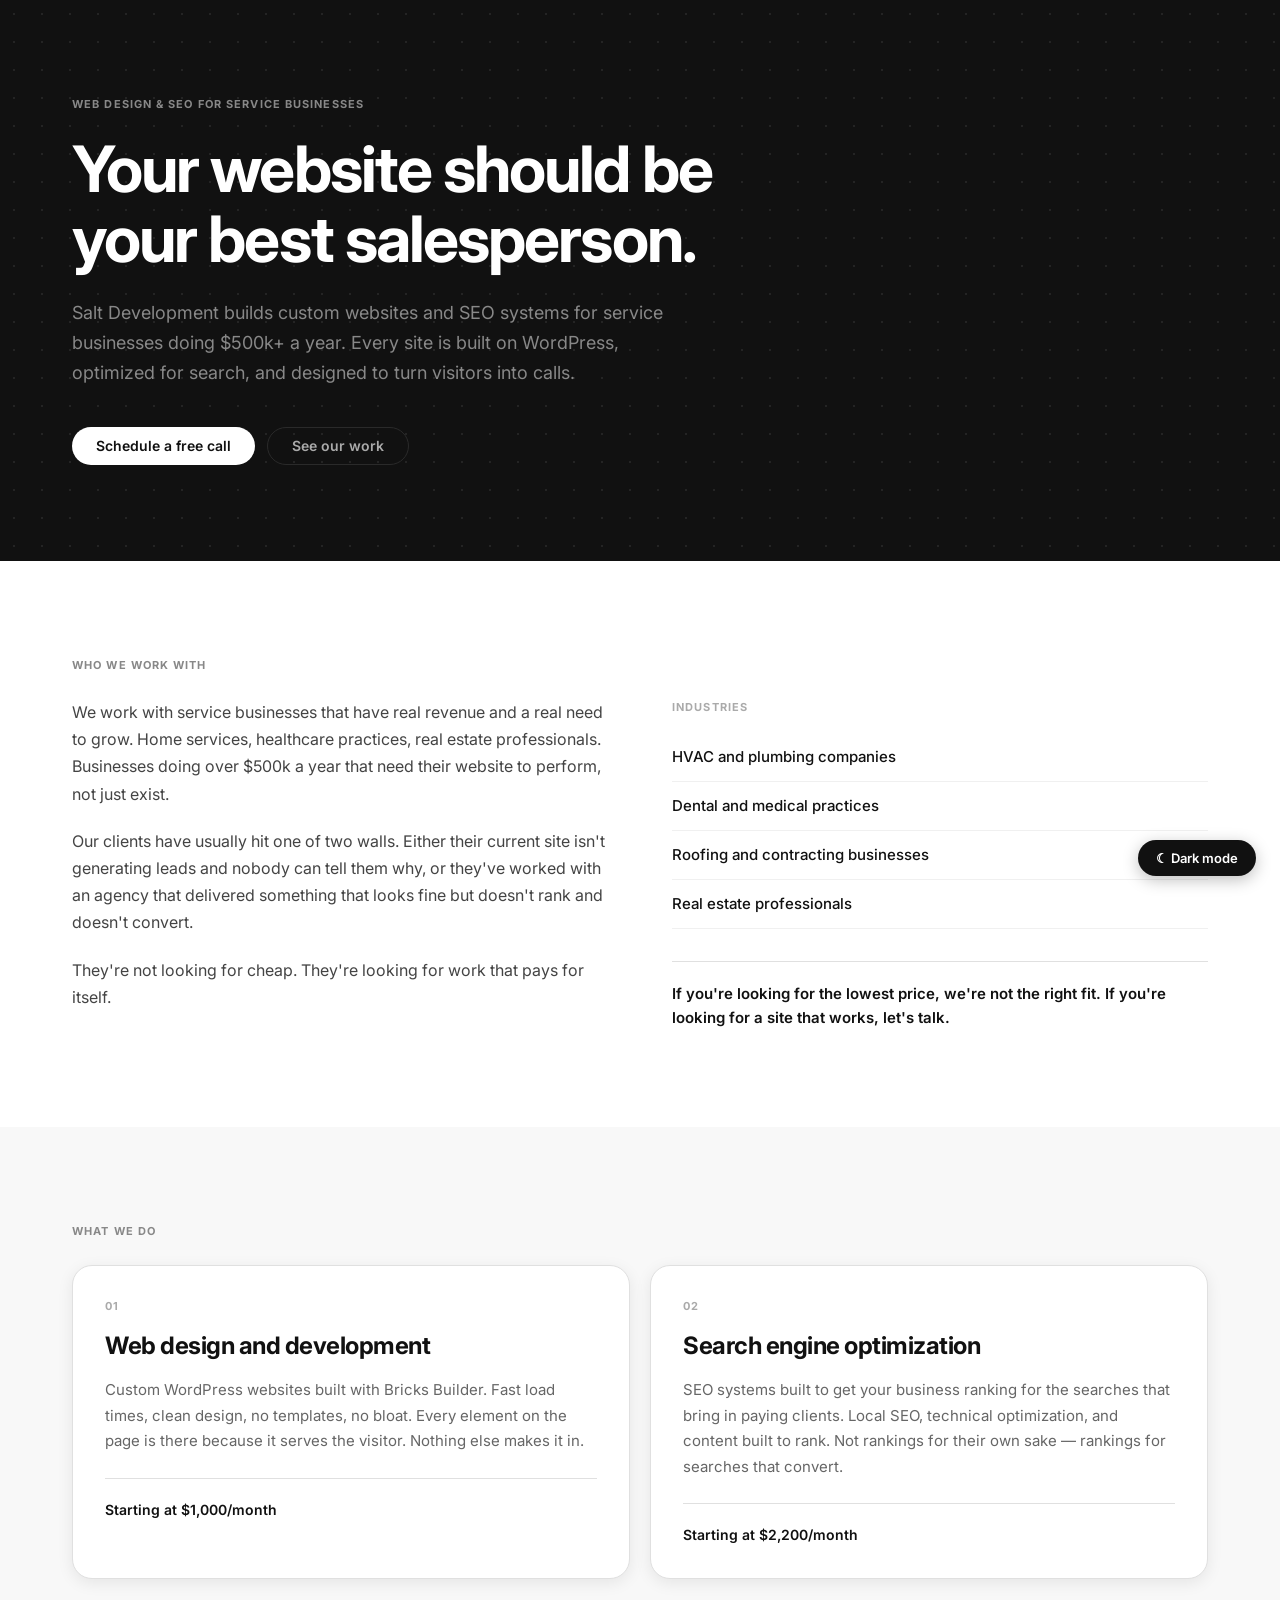
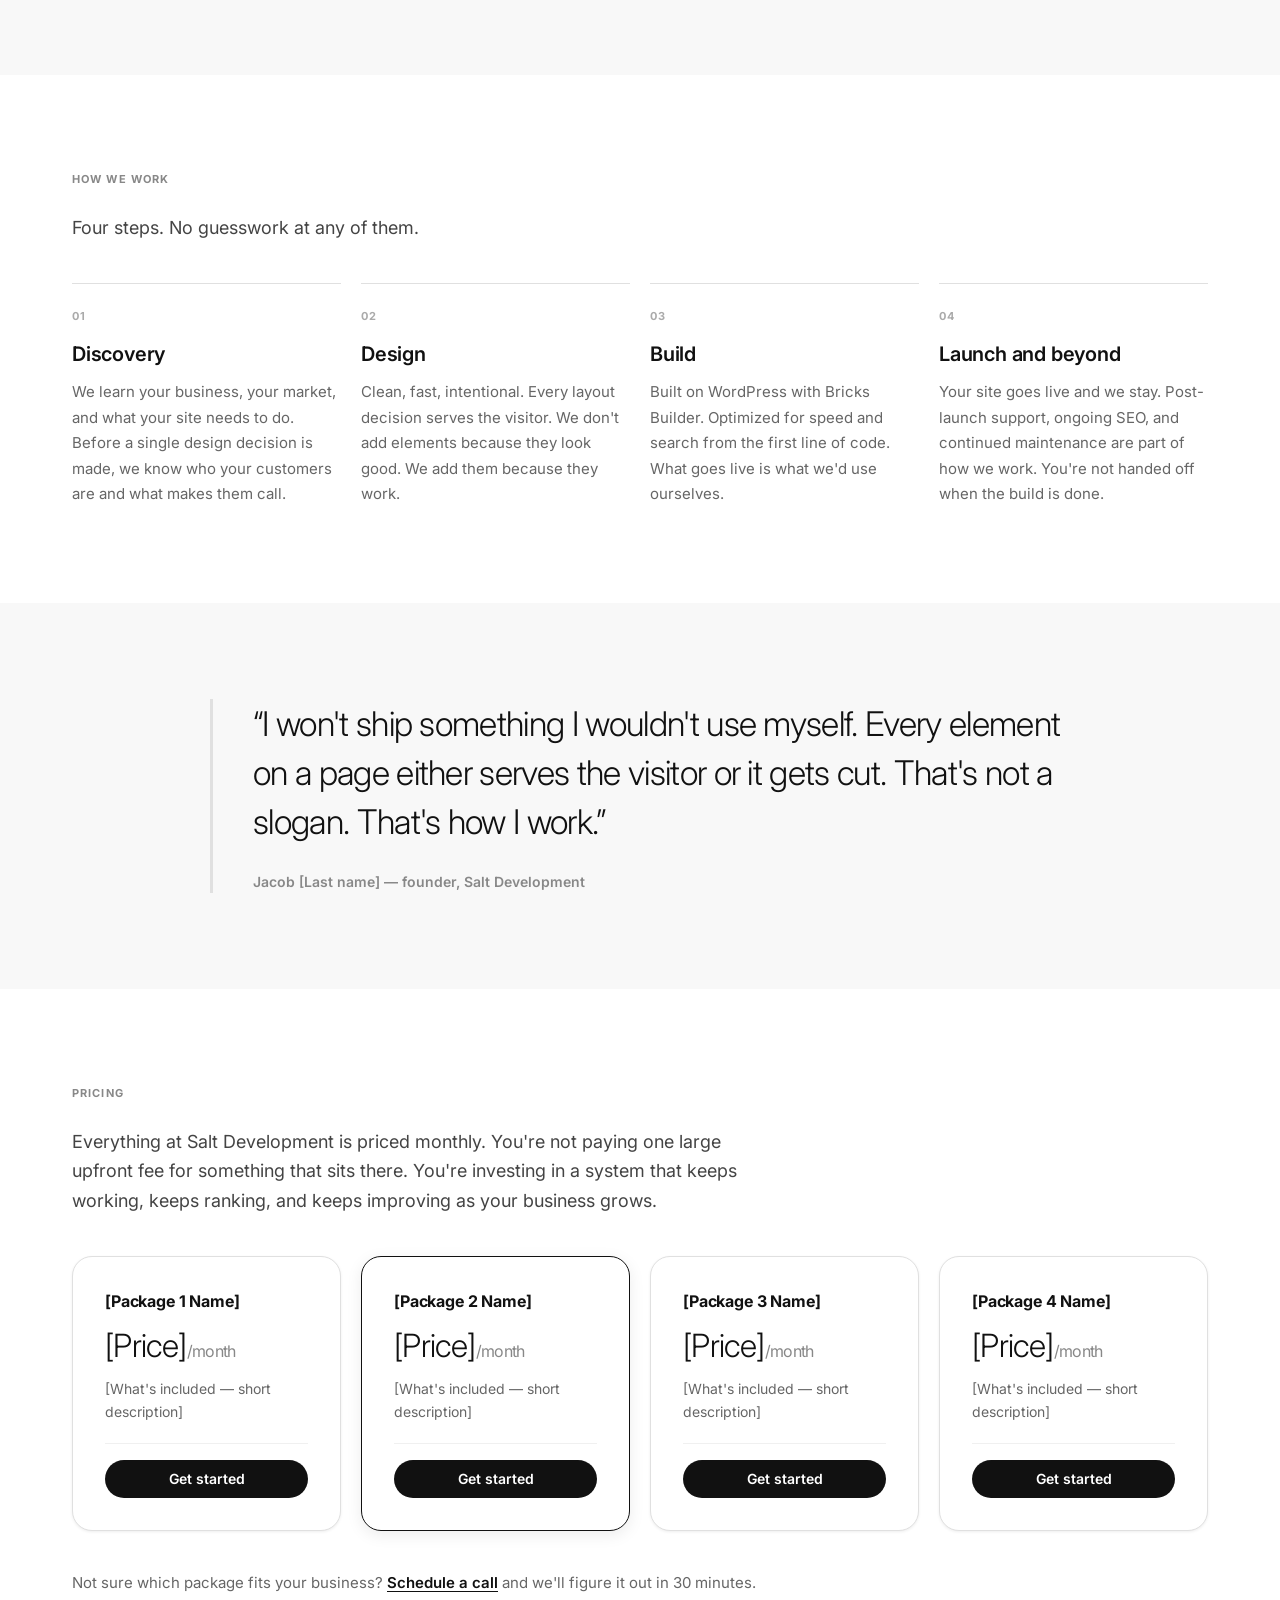
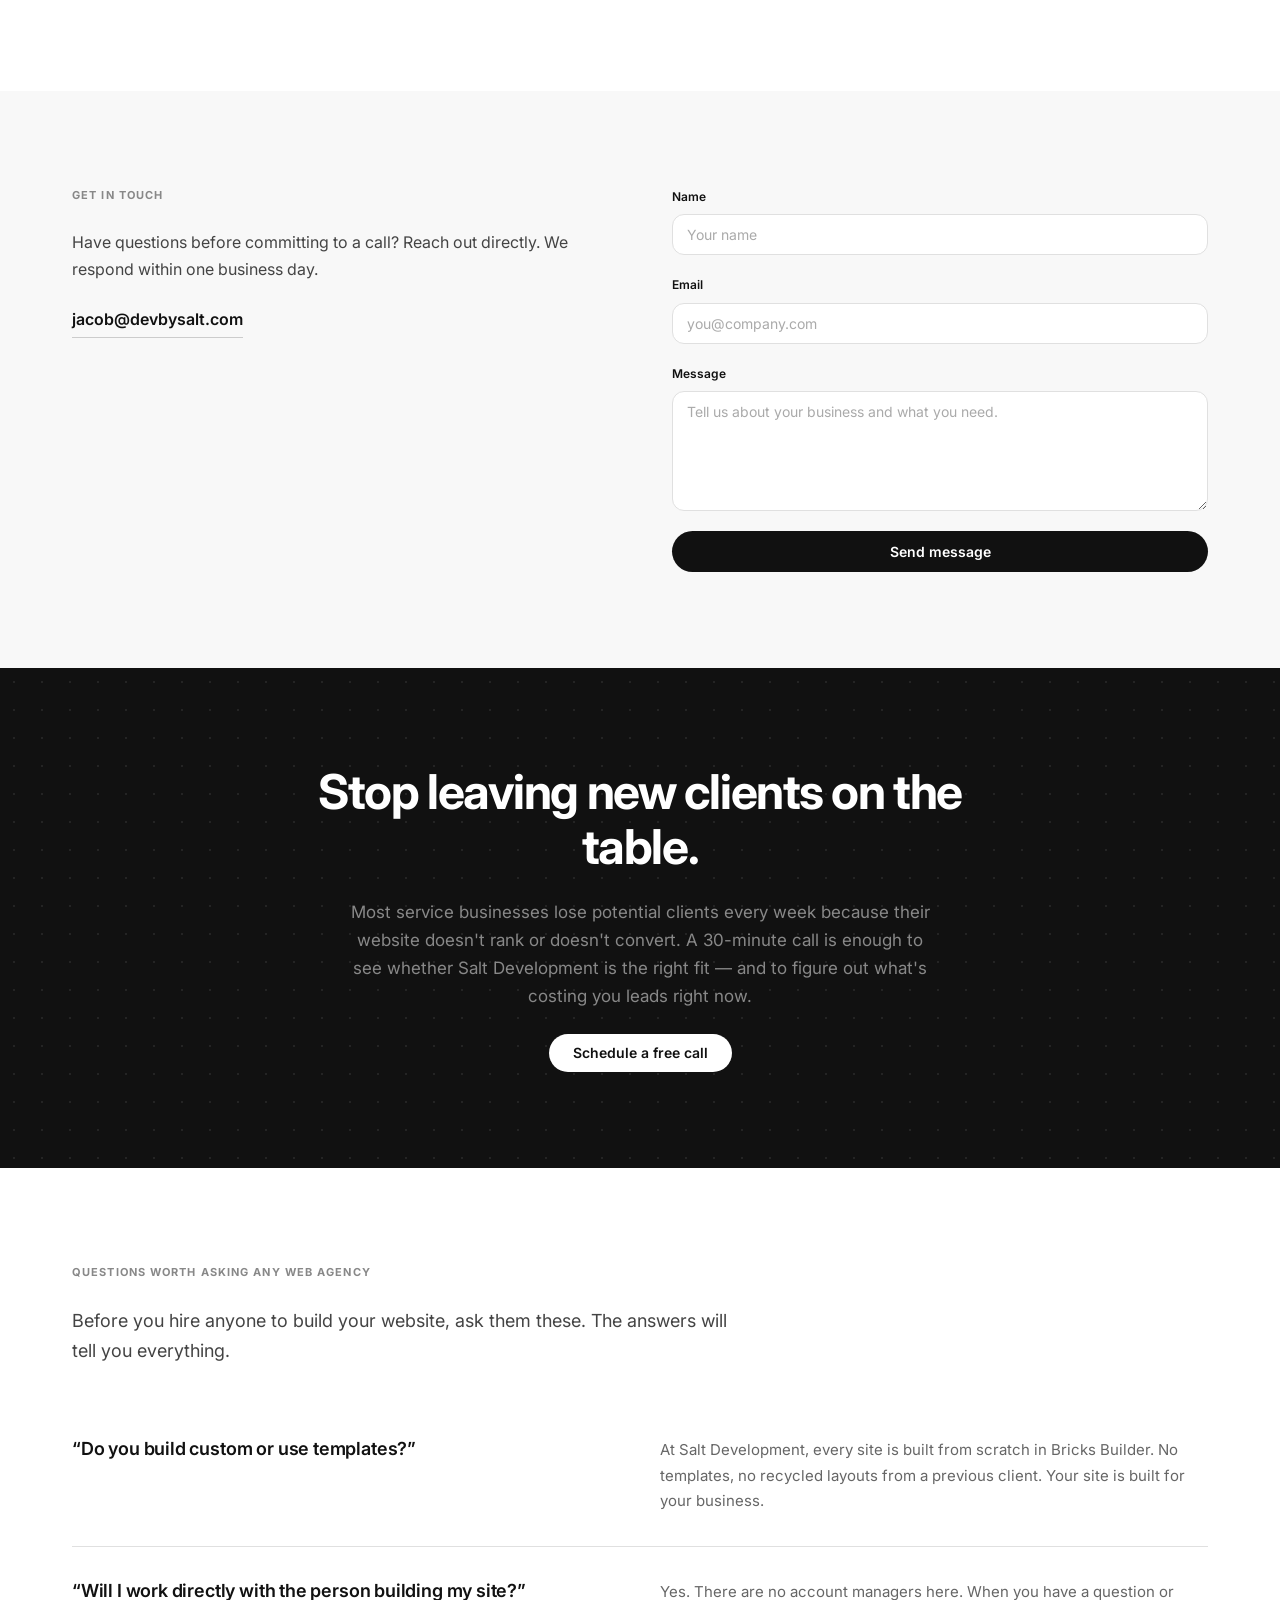
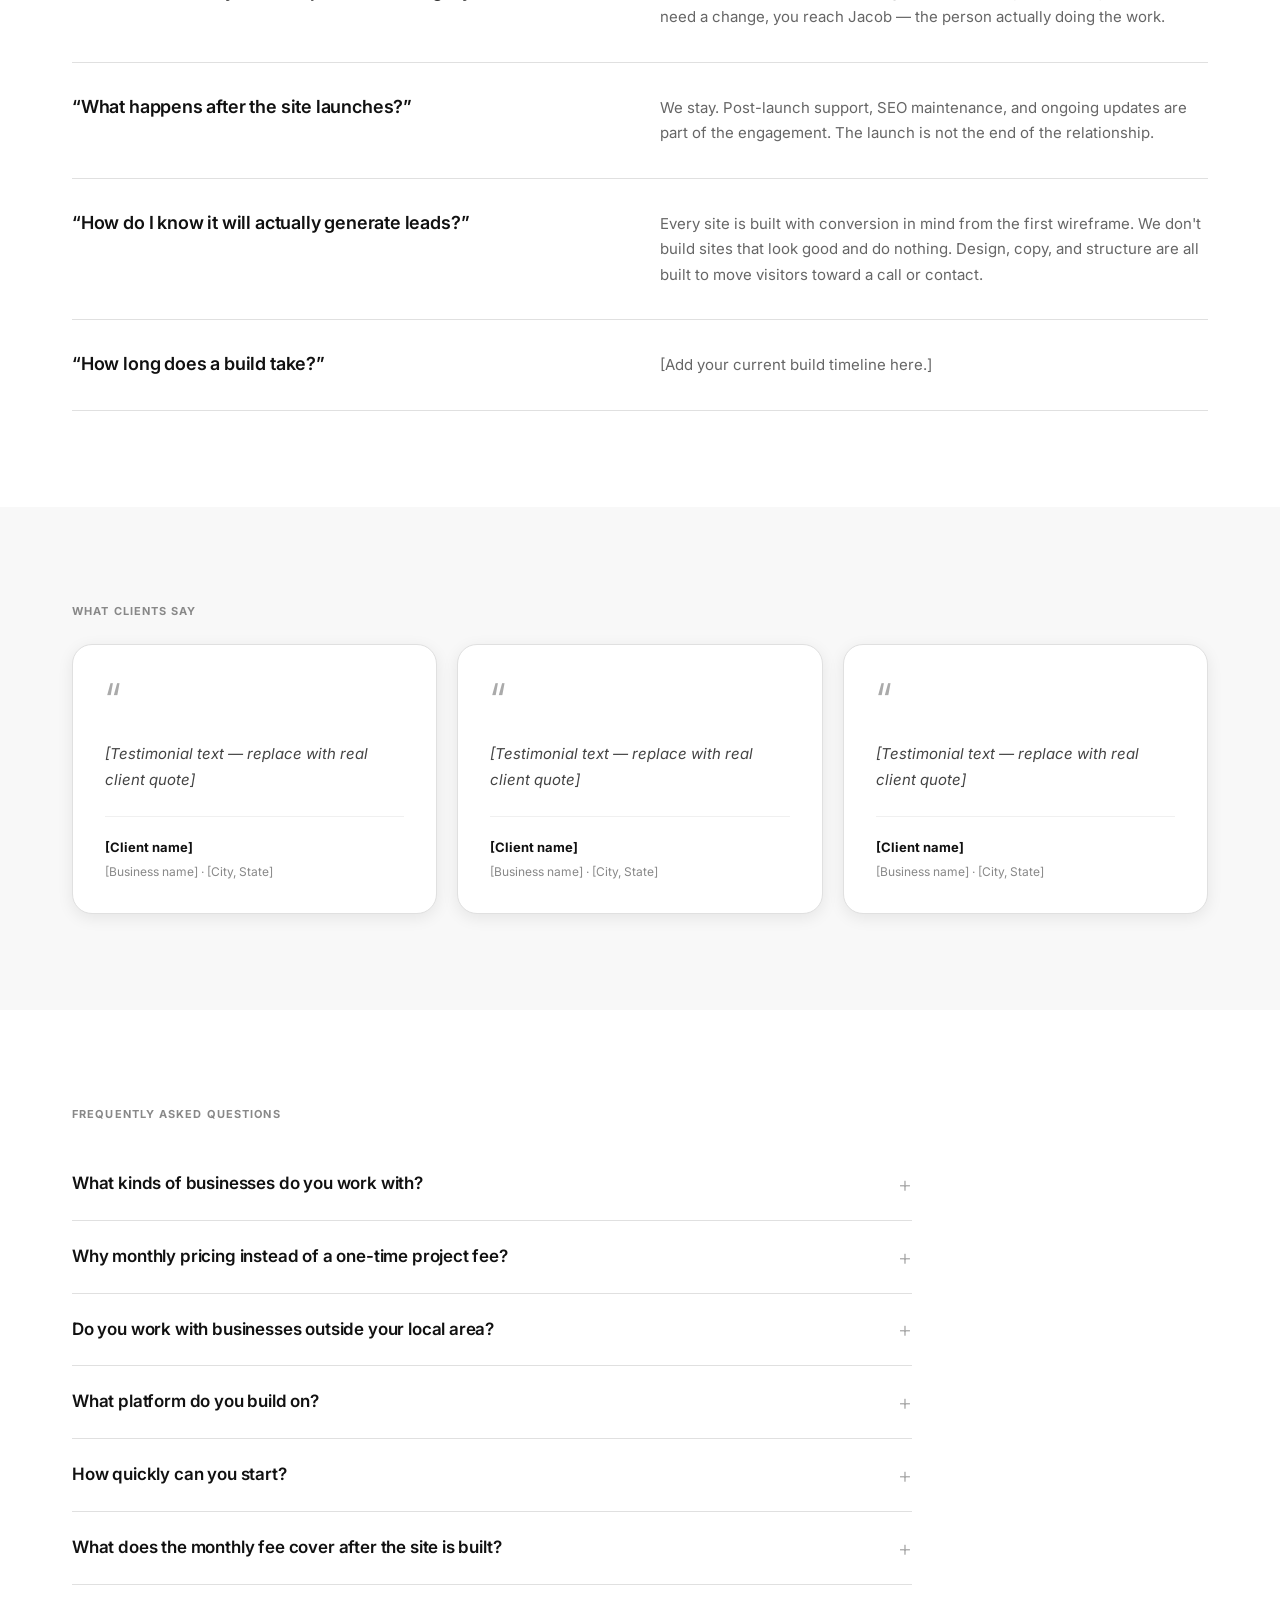
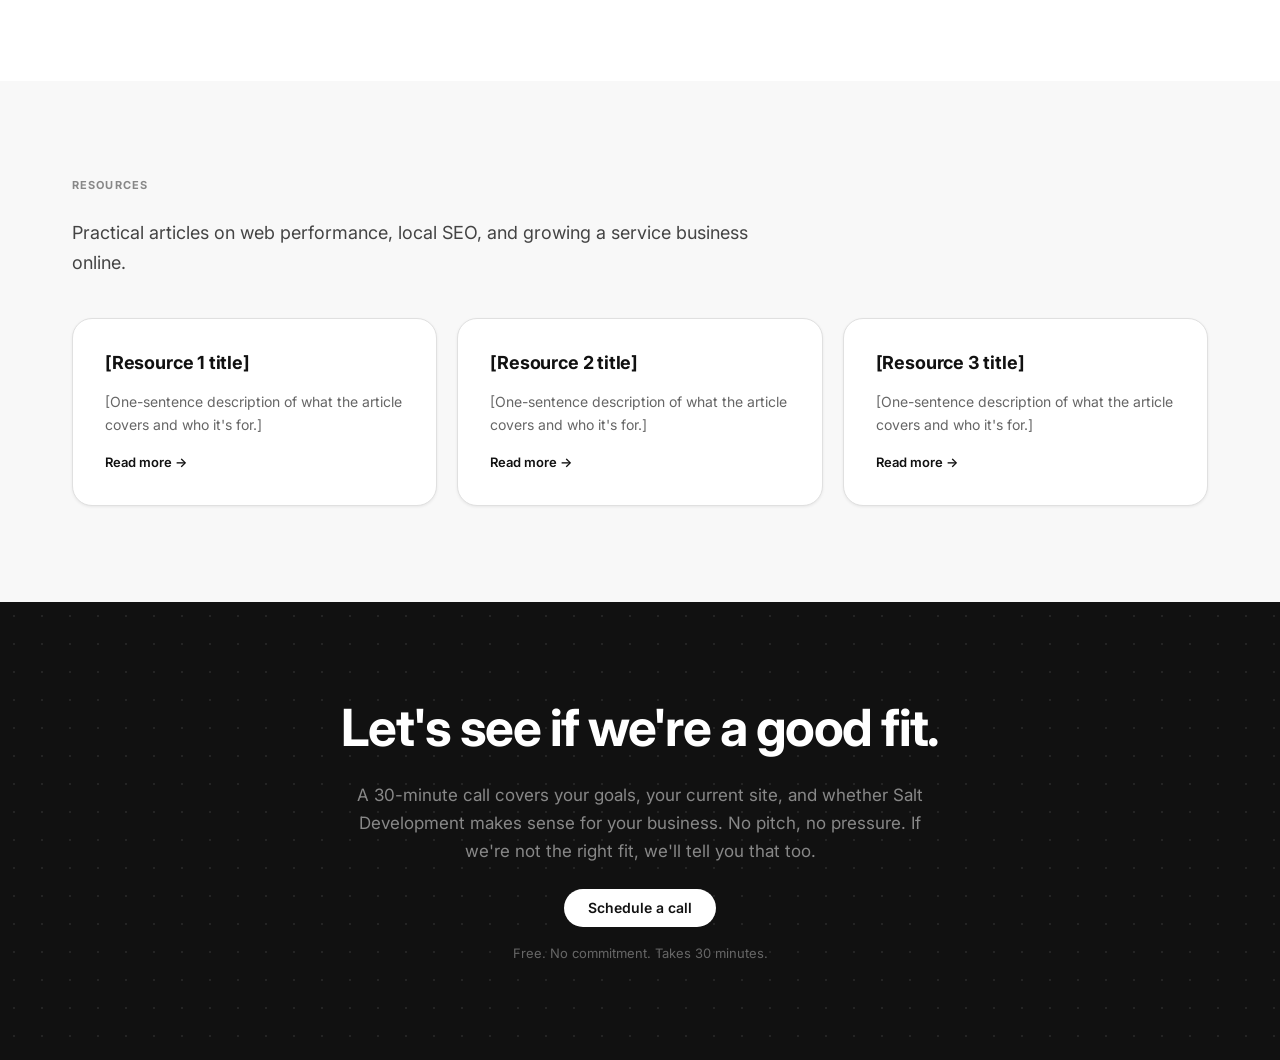
<file: index.html>
<!DOCTYPE html>
<html lang="en">
<head>
  <meta charset="utf-8">
  <meta name="viewport" content="width=device-width, initial-scale=1">
  <title>Salt Development — Home</title>
  <link rel="preconnect" href="https://fonts.googleapis.com">
  <link rel="preconnect" href="https://fonts.gstatic.com" crossorigin>
  <link href="https://fonts.googleapis.com/css2?family=Inter:wght@300;400;500;600;700;800&display=swap" rel="stylesheet">
  <link rel="stylesheet" href="bricks-home.css">
  <style>
    *, *::before, *::after { box-sizing: border-box; margin: 0; padding: 0; }
    html { font-size: 16px; -webkit-font-smoothing: antialiased; }
    body { font-family: 'Inter', -apple-system, BlinkMacSystemFont, sans-serif; background-color: var(--bg-base); color: var(--fg-primary); line-height: 1.6; }
    #dm-toggle {
      position: fixed; bottom: 24px; right: 24px; z-index: 9999;
      padding: 10px 18px; border-radius: 999px; border: none; cursor: pointer;
      font-family: inherit; font-size: 13px; font-weight: 600;
      background-color: #111111; color: #FFFFFF;
      box-shadow: 0 4px 16px rgba(0,0,0,0.25);
    }
  </style>
</head>
<body>

<!-- ── Section 1: Hero ── -->
<section class="hero">
  <div class="hero__dot-grid"></div>
  <div class="container">
    <div class="hero__content">
      <p class="hero__eyebrow">Web design &amp; SEO for service businesses</p>
      <h1 class="hero__headline">Your website should be your best salesperson.</h1>
      <p class="hero__sub">Salt Development builds custom websites and SEO systems for service businesses doing $500k+ a year. Every site is built on WordPress, optimized for search, and designed to turn visitors into calls.</p>
      <div class="hero__actions">
        <a class="button button--inverse-primary" href="#">Schedule a free call</a>
        <a class="button button--inverse-secondary" href="#">See our work</a>
      </div>
    </div>
  </div>
</section>

<!-- ── Section 2: Ideal customers ── -->
<section class="ideal">
  <div class="container">
    <p class="section-label">Who we work with</p>
    <div class="ideal__grid">
      <div class="ideal__main">
        <p class="ideal__text">We work with service businesses that have real revenue and a real need to grow. Home services, healthcare practices, real estate professionals. Businesses doing over $500k a year that need their website to perform, not just exist.</p>
        <p class="ideal__text">Our clients have usually hit one of two walls. Either their current site isn't generating leads and nobody can tell them why, or they've worked with an agency that delivered something that looks fine but doesn't rank and doesn't convert.</p>
        <p class="ideal__text">They're not looking for cheap. They're looking for work that pays for itself.</p>
      </div>
      <div class="ideal__sidebar">
        <p class="ideal__industries-label">Industries</p>
        <ul class="ideal__industries">
          <li class="ideal__industry">HVAC and plumbing companies</li>
          <li class="ideal__industry">Dental and medical practices</li>
          <li class="ideal__industry">Roofing and contracting businesses</li>
          <li class="ideal__industry">Real estate professionals</li>
        </ul>
        <p class="ideal__disqualifier">If you're looking for the lowest price, we're not the right fit. If you're looking for a site that works, let's talk.</p>
      </div>
    </div>
  </div>
</section>

<!-- ── Section 3: Services ── -->
<section class="services">
  <div class="container">
    <p class="section-label">What we do</p>
    <div class="services__grid">
      <div class="service-card">
        <span class="service-card__num">01</span>
        <h3 class="service-card__title">Web design and development</h3>
        <p class="service-card__body">Custom WordPress websites built with Bricks Builder. Fast load times, clean design, no templates, no bloat. Every element on the page is there because it serves the visitor. Nothing else makes it in.</p>
        <p class="service-card__price">Starting at $1,000/month</p>
      </div>
      <div class="service-card">
        <span class="service-card__num">02</span>
        <h3 class="service-card__title">Search engine optimization</h3>
        <p class="service-card__body">SEO systems built to get your business ranking for the searches that bring in paying clients. Local SEO, technical optimization, and content built to rank. Not rankings for their own sake — rankings for searches that convert.</p>
        <p class="service-card__price">Starting at $2,200/month</p>
      </div>
    </div>
  </div>
</section>

<!-- ── Section 4: Process ── -->
<section class="process">
  <div class="container">
    <p class="section-label">How we work</p>
    <p class="section-intro">Four steps. No guesswork at any of them.</p>
    <div class="process__grid">
      <div class="process-step">
        <span class="process-step__num">01</span>
        <h3 class="process-step__title">Discovery</h3>
        <p class="process-step__body">We learn your business, your market, and what your site needs to do. Before a single design decision is made, we know who your customers are and what makes them call.</p>
      </div>
      <div class="process-step">
        <span class="process-step__num">02</span>
        <h3 class="process-step__title">Design</h3>
        <p class="process-step__body">Clean, fast, intentional. Every layout decision serves the visitor. We don't add elements because they look good. We add them because they work.</p>
      </div>
      <div class="process-step">
        <span class="process-step__num">03</span>
        <h3 class="process-step__title">Build</h3>
        <p class="process-step__body">Built on WordPress with Bricks Builder. Optimized for speed and search from the first line of code. What goes live is what we'd use ourselves.</p>
      </div>
      <div class="process-step">
        <span class="process-step__num">04</span>
        <h3 class="process-step__title">Launch and beyond</h3>
        <p class="process-step__body">Your site goes live and we stay. Post-launch support, ongoing SEO, and continued maintenance are part of how we work. You're not handed off when the build is done.</p>
      </div>
    </div>
  </div>
</section>

<!-- ── Section 5: Owner quote ── -->
<section class="quote-section">
  <div class="container">
    <div class="quote-block">
      <p class="quote-block__text">&ldquo;I won't ship something I wouldn't use myself. Every element on a page either serves the visitor or it gets cut. That's not a slogan. That's how I work.&rdquo;</p>
      <p class="quote-block__attr">Jacob [Last name] &mdash; founder, Salt Development</p>
    </div>
  </div>
</section>

<!-- ── Section 6: Pricing ── -->
<section class="pricing">
  <div class="container">
    <p class="section-label">Pricing</p>
    <p class="section-intro">Everything at Salt Development is priced monthly. You're not paying one large upfront fee for something that sits there. You're investing in a system that keeps working, keeps ranking, and keeps improving as your business grows.</p>
    <div class="pricing__grid">
      <div class="pricing-card">
        <h3 class="pricing-card__name">[Package 1 Name]</h3>
        <p class="pricing-card__price">[Price]<span class="pricing-card__period">/month</span></p>
        <p class="pricing-card__desc">[What's included — short description]</p>
        <a class="button button--primary" href="#">Get started</a>
      </div>
      <div class="pricing-card pricing-card--featured">
        <h3 class="pricing-card__name">[Package 2 Name]</h3>
        <p class="pricing-card__price">[Price]<span class="pricing-card__period">/month</span></p>
        <p class="pricing-card__desc">[What's included — short description]</p>
        <a class="button button--primary" href="#">Get started</a>
      </div>
      <div class="pricing-card">
        <h3 class="pricing-card__name">[Package 3 Name]</h3>
        <p class="pricing-card__price">[Price]<span class="pricing-card__period">/month</span></p>
        <p class="pricing-card__desc">[What's included — short description]</p>
        <a class="button button--primary" href="#">Get started</a>
      </div>
      <div class="pricing-card">
        <h3 class="pricing-card__name">[Package 4 Name]</h3>
        <p class="pricing-card__price">[Price]<span class="pricing-card__period">/month</span></p>
        <p class="pricing-card__desc">[What's included — short description]</p>
        <a class="button button--primary" href="#">Get started</a>
      </div>
    </div>
    <p class="pricing__closing">Not sure which package fits your business? <a class="pricing__cta-link" href="#">Schedule a call</a> and we'll figure it out in 30 minutes.</p>
  </div>
</section>

<!-- ── Section 7: Contact ── -->
<section class="contact">
  <div class="container">
    <div class="contact__layout">
      <div class="contact__info">
        <p class="section-label">Get in touch</p>
        <p class="contact__body">Have questions before committing to a call? Reach out directly. We respond within one business day.</p>
        <a class="contact__email" href="mailto:jacob@devbysalt.com">jacob@devbysalt.com</a>
      </div>
      <form class="contact__form" action="#" method="post">
        <div class="form-field">
          <label class="form-field__label" for="f-name">Name</label>
          <input class="form-field__input" id="f-name" name="name" type="text" placeholder="Your name" required>
        </div>
        <div class="form-field">
          <label class="form-field__label" for="f-email">Email</label>
          <input class="form-field__input" id="f-email" name="email" type="email" placeholder="you@company.com" required>
        </div>
        <div class="form-field">
          <label class="form-field__label" for="f-message">Message</label>
          <textarea class="form-field__input form-field__input--textarea" id="f-message" name="message" rows="5" placeholder="Tell us about your business and what you need."></textarea>
        </div>
        <input class="form-submit" type="submit" value="Send message">
      </form>
    </div>
  </div>
</section>

<!-- ── Section 8: Mid-page CTA ── -->
<section class="cta-mid">
  <div class="cta-mid__dot-grid"></div>
  <div class="container">
    <div class="cta-mid__content">
      <h2 class="cta-mid__heading">Stop leaving new clients on the table.</h2>
      <p class="cta-mid__sub">Most service businesses lose potential clients every week because their website doesn't rank or doesn't convert. A 30-minute call is enough to see whether Salt Development is the right fit — and to figure out what's costing you leads right now.</p>
      <a class="button button--inverse-primary" href="#">Schedule a free call</a>
    </div>
  </div>
</section>

<!-- ── Section 9: Questions ── -->
<section class="questions">
  <div class="container">
    <p class="section-label">Questions worth asking any web agency</p>
    <p class="section-intro">Before you hire anyone to build your website, ask them these. The answers will tell you everything.</p>
    <div class="questions__list">
      <div class="question-item">
        <h3 class="question-item__q">&ldquo;Do you build custom or use templates?&rdquo;</h3>
        <p class="question-item__a">At Salt Development, every site is built from scratch in Bricks Builder. No templates, no recycled layouts from a previous client. Your site is built for your business.</p>
      </div>
      <div class="question-item">
        <h3 class="question-item__q">&ldquo;Will I work directly with the person building my site?&rdquo;</h3>
        <p class="question-item__a">Yes. There are no account managers here. When you have a question or need a change, you reach Jacob — the person actually doing the work.</p>
      </div>
      <div class="question-item">
        <h3 class="question-item__q">&ldquo;What happens after the site launches?&rdquo;</h3>
        <p class="question-item__a">We stay. Post-launch support, SEO maintenance, and ongoing updates are part of the engagement. The launch is not the end of the relationship.</p>
      </div>
      <div class="question-item">
        <h3 class="question-item__q">&ldquo;How do I know it will actually generate leads?&rdquo;</h3>
        <p class="question-item__a">Every site is built with conversion in mind from the first wireframe. We don't build sites that look good and do nothing. Design, copy, and structure are all built to move visitors toward a call or contact.</p>
      </div>
      <div class="question-item">
        <h3 class="question-item__q">&ldquo;How long does a build take?&rdquo;</h3>
        <p class="question-item__a">[Add your current build timeline here.]</p>
      </div>
    </div>
  </div>
</section>

<!-- ── Section 10: Testimonials ── -->
<section class="testimonials">
  <div class="container">
    <p class="section-label">What clients say</p>
    <div class="testimonials__grid">
      <div class="testimonial-card">
        <p class="testimonial-card__mark">&ldquo;</p>
        <p class="testimonial-card__quote">[Testimonial text — replace with real client quote]</p>
        <div class="testimonial-card__attr">
          <span class="testimonial-card__name">[Client name]</span>
          <span class="testimonial-card__biz">[Business name] &middot; [City, State]</span>
        </div>
      </div>
      <div class="testimonial-card">
        <p class="testimonial-card__mark">&ldquo;</p>
        <p class="testimonial-card__quote">[Testimonial text — replace with real client quote]</p>
        <div class="testimonial-card__attr">
          <span class="testimonial-card__name">[Client name]</span>
          <span class="testimonial-card__biz">[Business name] &middot; [City, State]</span>
        </div>
      </div>
      <div class="testimonial-card">
        <p class="testimonial-card__mark">&ldquo;</p>
        <p class="testimonial-card__quote">[Testimonial text — replace with real client quote]</p>
        <div class="testimonial-card__attr">
          <span class="testimonial-card__name">[Client name]</span>
          <span class="testimonial-card__biz">[Business name] &middot; [City, State]</span>
        </div>
      </div>
    </div>
  </div>
</section>

<!-- ── Section 11: FAQ ── -->
<section class="faq" itemscope itemtype="https://schema.org/FAQPage">
  <div class="container">
    <p class="section-label">Frequently asked questions</p>
    <div class="faq__list">

      <div class="faq-item" itemscope itemprop="mainEntity" itemtype="https://schema.org/Question">
        <details class="faq-details">
          <summary class="faq-details__summary">
            <span class="faq-details__q" itemprop="name">What kinds of businesses do you work with?</span>
          </summary>
          <div class="faq-details__body" itemscope itemprop="acceptedAnswer" itemtype="https://schema.org/Answer">
            <p class="faq-item__a" itemprop="text">Service-based businesses doing $500k or more per year. Primarily home services, healthcare practices, and real estate. If you're not sure whether you're a fit, schedule a call — we'll tell you directly, and we won't waste your time if it's not a match.</p>
          </div>
        </details>
      </div>

      <div class="faq-item" itemscope itemprop="mainEntity" itemtype="https://schema.org/Question">
        <details class="faq-details">
          <summary class="faq-details__summary">
            <span class="faq-details__q" itemprop="name">Why monthly pricing instead of a one-time project fee?</span>
          </summary>
          <div class="faq-details__body" itemscope itemprop="acceptedAnswer" itemtype="https://schema.org/Answer">
            <p class="faq-item__a" itemprop="text">A website is not a one-time project. It needs maintenance, updates, and ongoing SEO work to stay competitive. Monthly pricing means the work doesn't stop when the site goes live.</p>
          </div>
        </details>
      </div>

      <div class="faq-item" itemscope itemprop="mainEntity" itemtype="https://schema.org/Question">
        <details class="faq-details">
          <summary class="faq-details__summary">
            <span class="faq-details__q" itemprop="name">Do you work with businesses outside your local area?</span>
          </summary>
          <div class="faq-details__body" itemscope itemprop="acceptedAnswer" itemtype="https://schema.org/Answer">
            <p class="faq-item__a" itemprop="text">Yes. Most work is done remotely. If you're a service business looking for serious growth, location doesn't matter.</p>
          </div>
        </details>
      </div>

      <div class="faq-item" itemscope itemprop="mainEntity" itemtype="https://schema.org/Question">
        <details class="faq-details">
          <summary class="faq-details__summary">
            <span class="faq-details__q" itemprop="name">What platform do you build on?</span>
          </summary>
          <div class="faq-details__body" itemscope itemprop="acceptedAnswer" itemtype="https://schema.org/Answer">
            <p class="faq-item__a" itemprop="text">WordPress with Bricks Builder. It's fast, flexible, and built for long-term performance. We've chosen it deliberately and we stand behind it.</p>
          </div>
        </details>
      </div>

      <div class="faq-item" itemscope itemprop="mainEntity" itemtype="https://schema.org/Question">
        <details class="faq-details">
          <summary class="faq-details__summary">
            <span class="faq-details__q" itemprop="name">How quickly can you start?</span>
          </summary>
          <div class="faq-details__body" itemscope itemprop="acceptedAnswer" itemtype="https://schema.org/Answer">
            <p class="faq-item__a" itemprop="text">[Add current lead time here.]</p>
          </div>
        </details>
      </div>

      <div class="faq-item" itemscope itemprop="mainEntity" itemtype="https://schema.org/Question">
        <details class="faq-details">
          <summary class="faq-details__summary">
            <span class="faq-details__q" itemprop="name">What does the monthly fee cover after the site is built?</span>
          </summary>
          <div class="faq-details__body" itemscope itemprop="acceptedAnswer" itemtype="https://schema.org/Answer">
            <p class="faq-item__a" itemprop="text">[Describe your post-launch retainer inclusions: hosting, updates, SEO, support, etc.]</p>
          </div>
        </details>
      </div>

    </div>
  </div>
</section>

<!-- ── Section 12: Resources ── -->
<section class="resources">
  <div class="container">
    <p class="section-label">Resources</p>
    <p class="section-intro">Practical articles on web performance, local SEO, and growing a service business online.</p>
    <div class="resources__grid">
      <div class="resource-card">
        <h3 class="resource-card__title">[Resource 1 title]</h3>
        <p class="resource-card__desc">[One-sentence description of what the article covers and who it's for.]</p>
        <a class="resource-card__link" href="#">Read more &rarr;</a>
      </div>
      <div class="resource-card">
        <h3 class="resource-card__title">[Resource 2 title]</h3>
        <p class="resource-card__desc">[One-sentence description of what the article covers and who it's for.]</p>
        <a class="resource-card__link" href="#">Read more &rarr;</a>
      </div>
      <div class="resource-card">
        <h3 class="resource-card__title">[Resource 3 title]</h3>
        <p class="resource-card__desc">[One-sentence description of what the article covers and who it's for.]</p>
        <a class="resource-card__link" href="#">Read more &rarr;</a>
      </div>
    </div>
  </div>
</section>

<!-- ── Section 13: Bottom CTA ── -->
<section class="cta-bottom">
  <div class="cta-bottom__dot-grid"></div>
  <div class="container">
    <div class="cta-bottom__content">
      <h2 class="cta-bottom__heading">Let's see if we're a good fit.</h2>
      <p class="cta-bottom__sub">A 30-minute call covers your goals, your current site, and whether Salt Development makes sense for your business. No pitch, no pressure. If we're not the right fit, we'll tell you that too.</p>
      <a class="button button--inverse-primary" href="#">Schedule a call</a>
      <p class="cta-bottom__subtext">Free. No commitment. Takes 30 minutes.</p>
    </div>
  </div>
</section>

<button id="dm-toggle" onclick="document.documentElement.classList.toggle('dark-mode');this.textContent=document.documentElement.classList.contains('dark-mode')?'☀ Light mode':'☾ Dark mode'">☾ Dark mode</button>

</body>
</html>
</file>
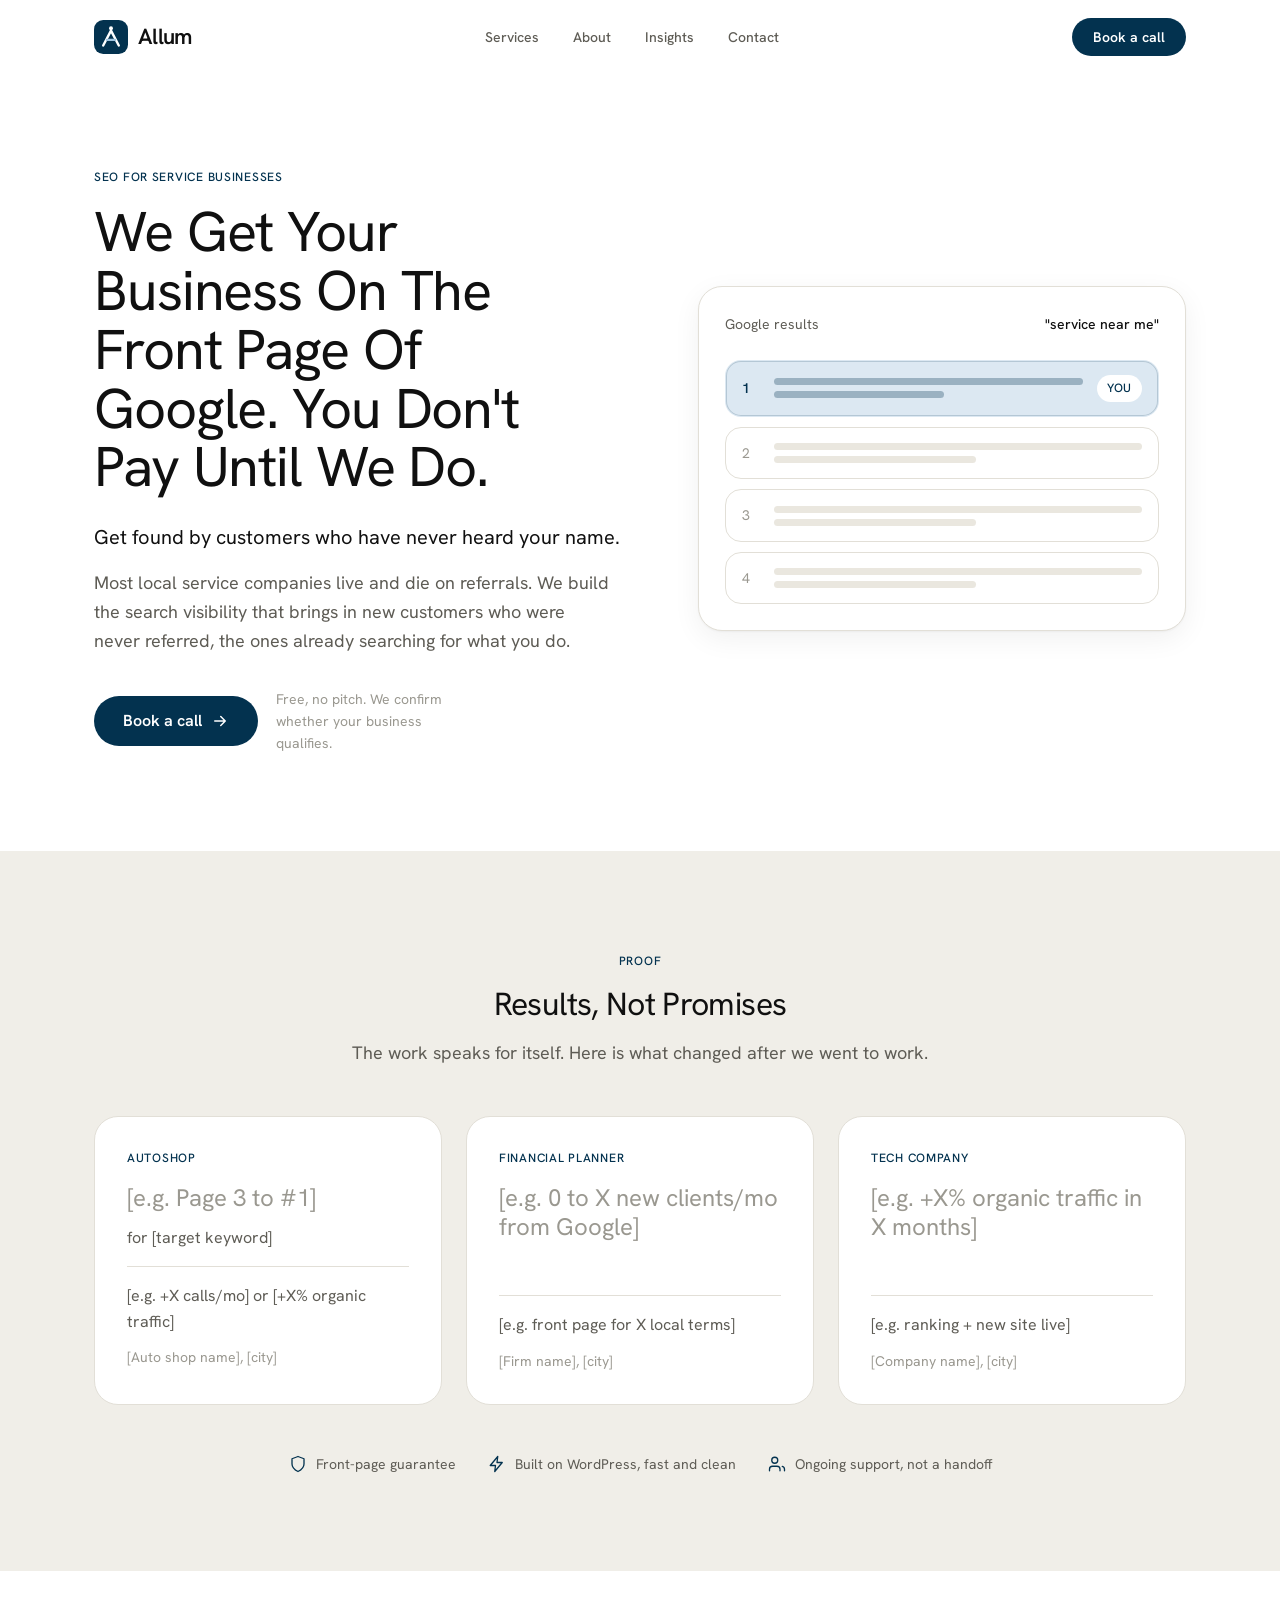
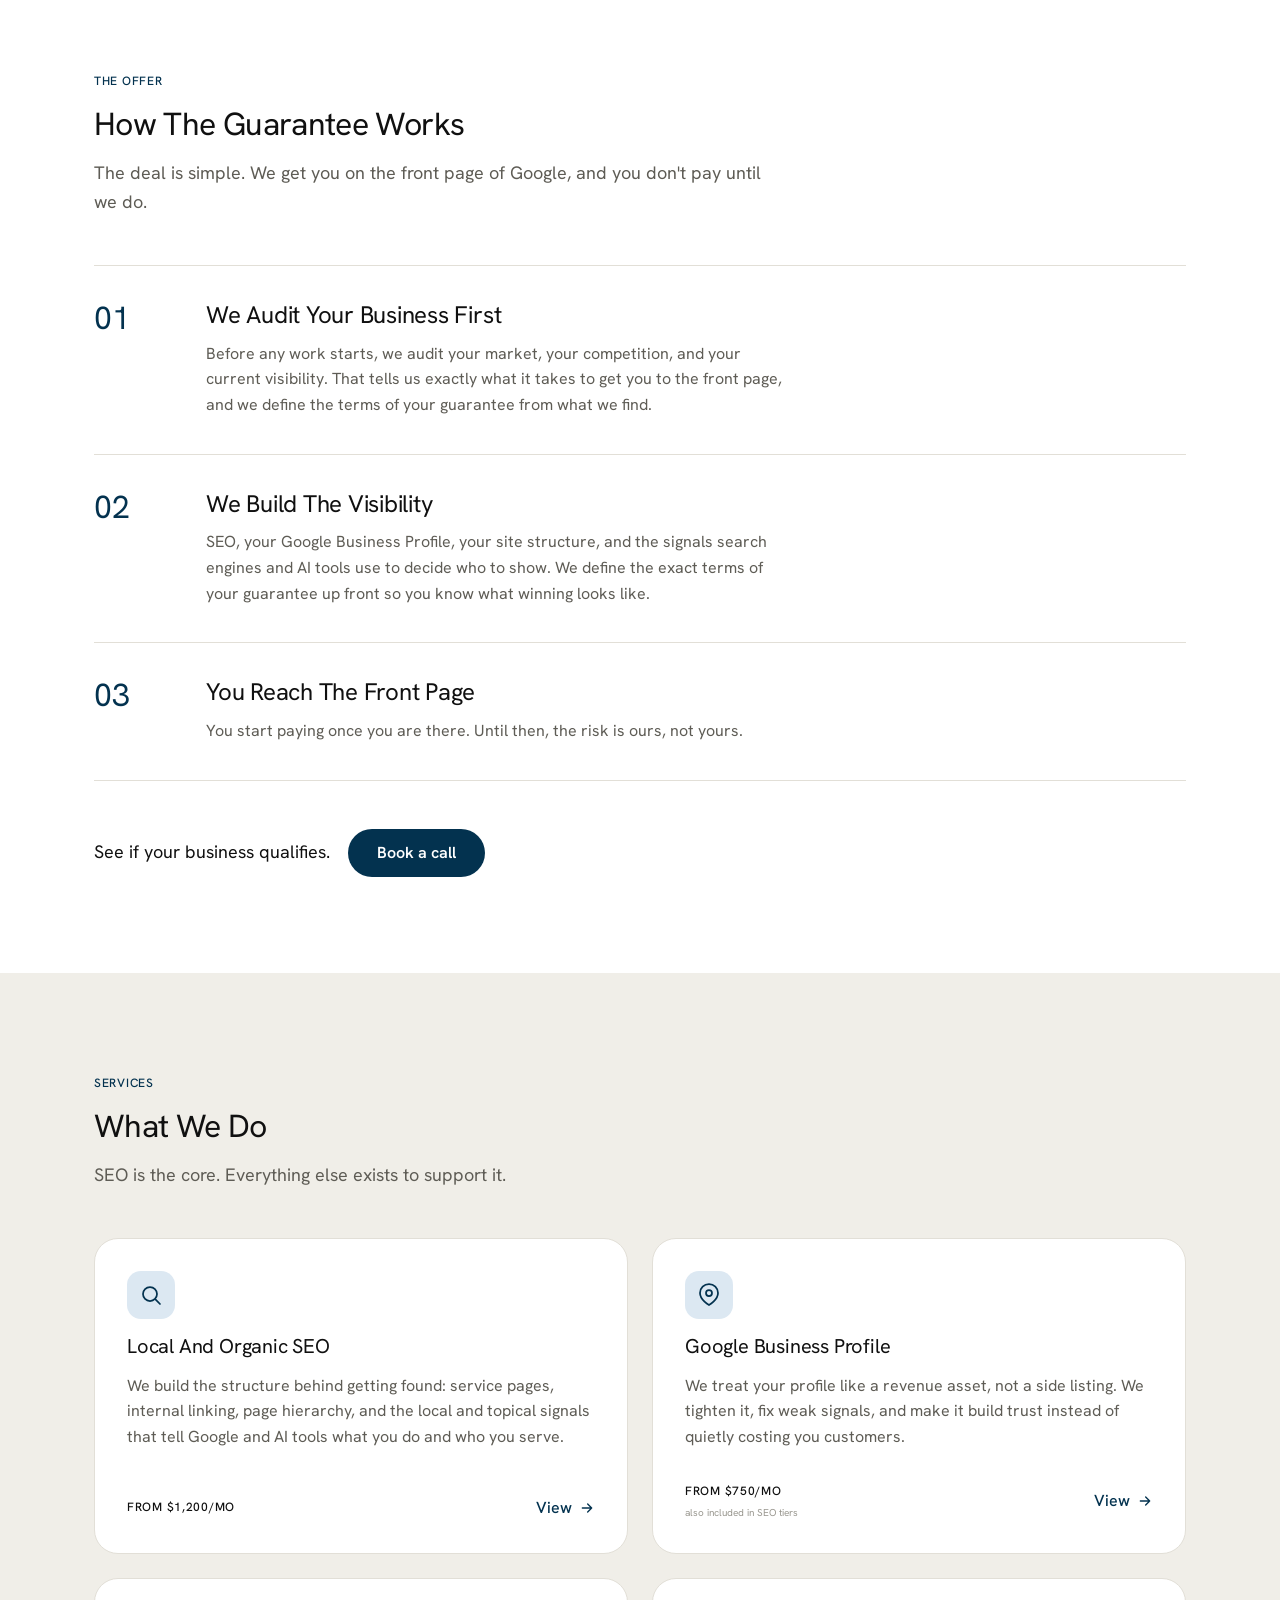
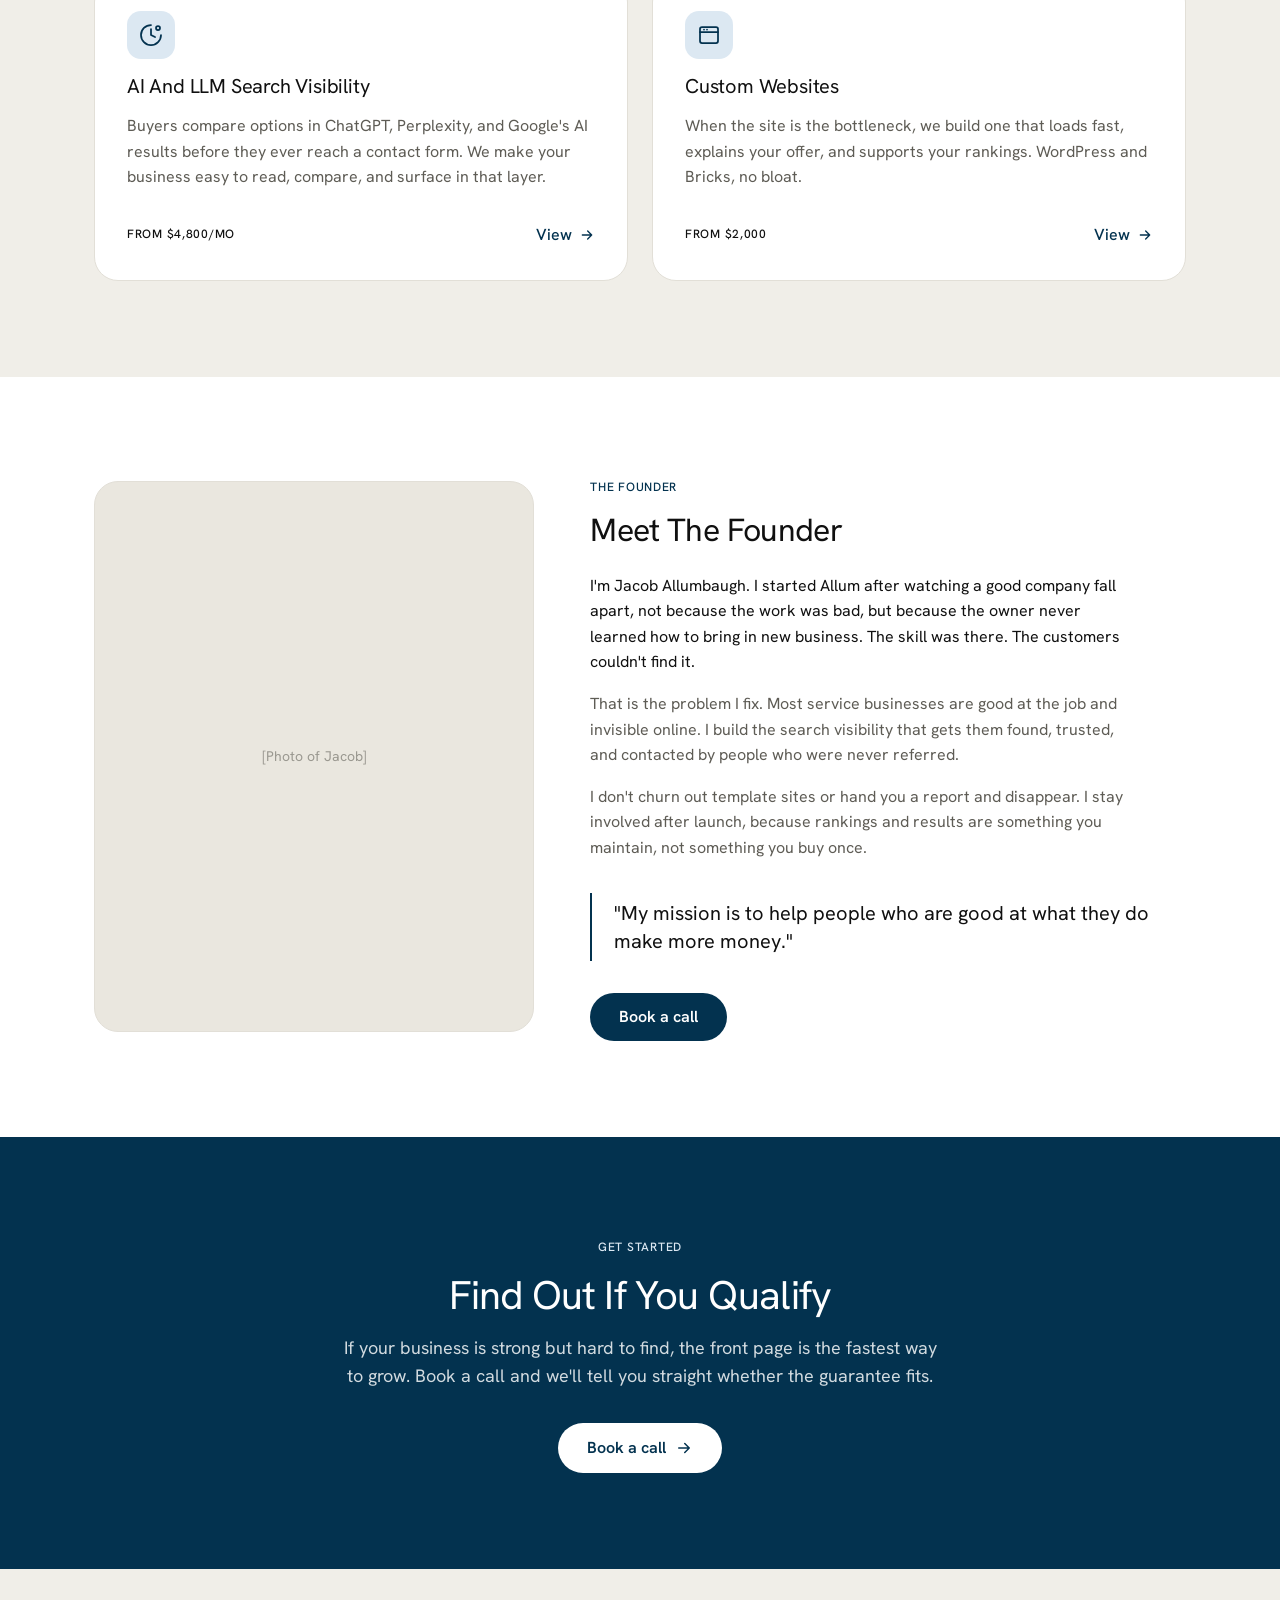
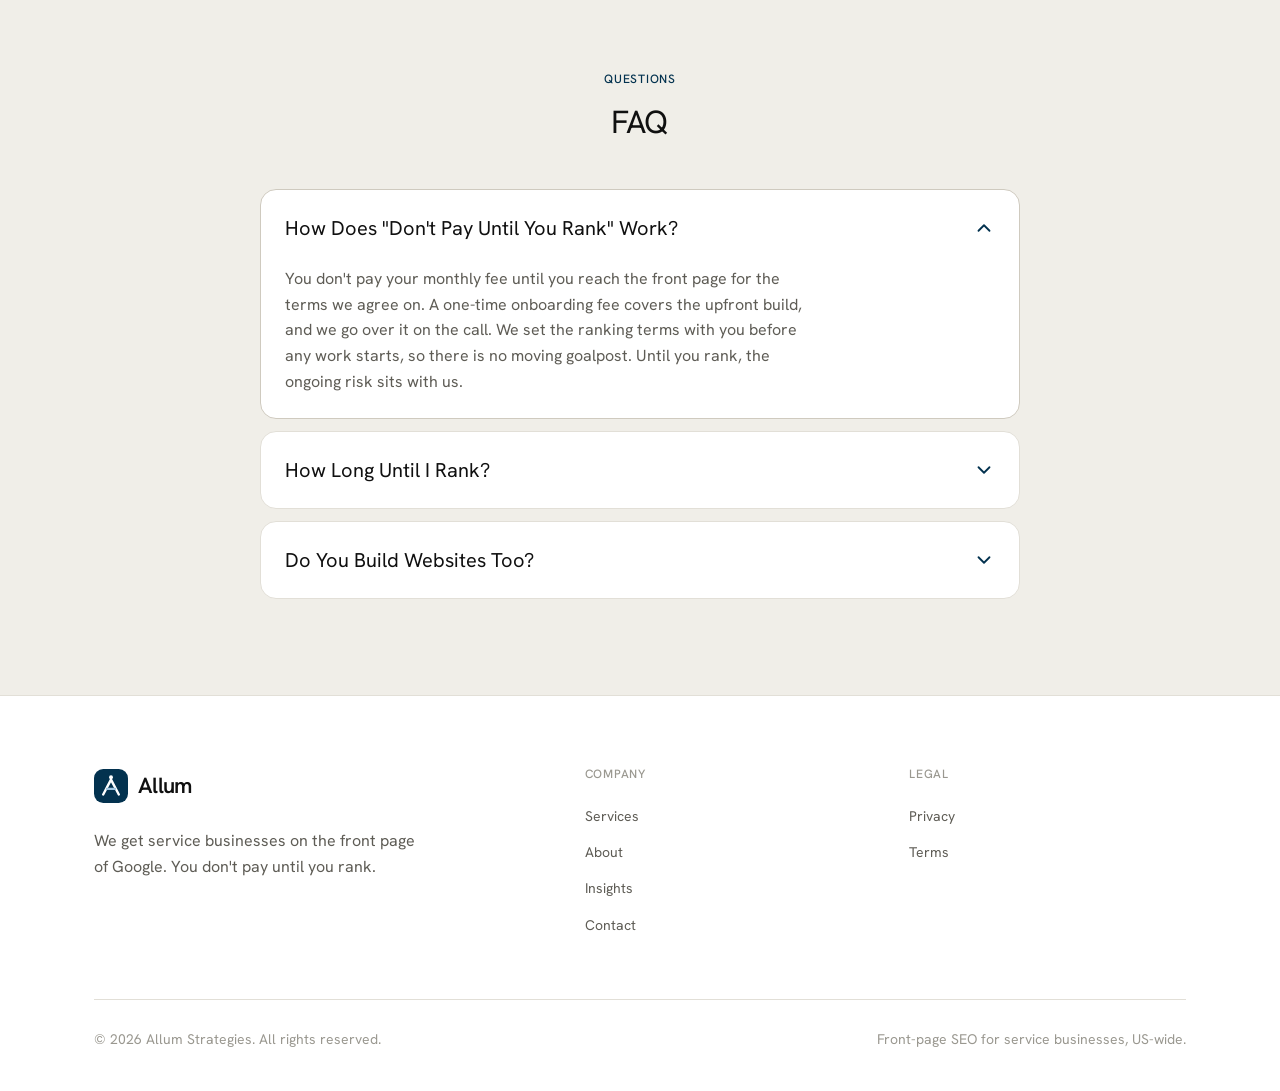
<file: allum-build/index.html>
<!DOCTYPE html>
<html lang="en">
<head>
<meta charset="UTF-8" />
<meta name="viewport" content="width=device-width, initial-scale=1" />
<title>Allum Strategies | Front-Page SEO for Service Businesses</title>
<meta name="description" content="Allum gets service businesses on the front page of Google. You don't pay until you rank. SEO, Google Business Profile, AI search, and websites. Book a call." />
<link rel="canonical" href="https://allumstrategies.com/" />

<!-- Open Graph -->
<meta property="og:type" content="website" />
<meta property="og:title" content="Allum Strategies | Front-Page SEO for Service Businesses" />
<meta property="og:description" content="We get your business on the front page of Google. You don't pay until we do." />
<meta property="og:url" content="https://allumstrategies.com/" />

<link rel="preconnect" href="https://fonts.googleapis.com" />
<link rel="preconnect" href="https://fonts.gstatic.com" crossorigin />
<link href="https://fonts.googleapis.com/css2?family=Hanken+Grotesk:wght@400;500;600;700&display=swap" rel="stylesheet" />

<style>
  /* ============================================================
     TOKENS  (from design.md sections 5 to 7, hard constraints)
     ============================================================ */
  :root {
    /* Base */
    --color-bg:           #ffffff;
    --color-text:         #101010;
    --color-text-2:       #5E5C55;
    --color-text-muted:   #9A9890;

    /* Accent: Luxury Blue (one accent only) */
    --color-accent:       #03324f;
    --color-accent-hover: #0b4a72;
    --color-accent-pale:  #DCE8F2;

    /* Buttons */
    --color-btn:          var(--color-accent);
    --color-btn-hover:    var(--color-accent-hover);

    /* Neutrals (warm) */
    --color-surface:      #F0EEE8;
    --color-surface-2:    #EAE7DF;
    --color-border:       #E2DFD7;

    /* Accent section */
    --color-bg-invert:    #03324f;
    --color-text-invert:  #ffffff;

    /* Type */
    --font-sans: "Hanken Grotesk", "Inter", system-ui, -apple-system, BlinkMacSystemFont, "Segoe UI", sans-serif;
    --fw-regular: 400; --fw-medium: 500; --fw-semibold: 600; --fw-bold: 700;
    --fs-display: 3.5rem; --fs-h1: 2.5rem; --fs-h2: 2rem; --fs-h3: 1.5rem;
    --fs-h4: 1.25rem; --fs-body-l: 1.125rem; --fs-body: 1rem;
    --fs-small: 0.875rem; --fs-label: 0.75rem;

    /* Space (4px base) */
    --space-1:4px; --space-2:8px; --space-3:12px; --space-4:16px; --space-6:24px;
    --space-8:32px; --space-12:48px; --space-16:64px; --space-24:96px; --space-32:128px;

    /* Shape */
    --radius-sm:10px; --radius-md:16px; --radius-lg:24px; --radius-chip:14px; --radius-pill:999px;
    --border-hairline: 1px solid var(--color-border);
    --shadow-soft: 0 1px 2px rgba(16,16,16,.04), 0 8px 28px rgba(16,16,16,.06);

    --maxw: 1140px;
    --ease: cubic-bezier(0.22, 1, 0.36, 1);
  }

  /* ============================================================ RESET */
  *, *::before, *::after { box-sizing: border-box; margin: 0; padding: 0; }
  html { -webkit-text-size-adjust: 100%; scroll-behavior: smooth; }
  body {
    font-family: var(--font-sans);
    background: var(--color-bg);
    color: var(--color-text);
    font-size: var(--fs-body);
    line-height: 1.6;
    -webkit-font-smoothing: antialiased;
    overflow-x: hidden;
  }
  h1,h2,h3,h4 { font-weight: var(--fw-regular); text-transform: capitalize; letter-spacing: -0.02em; line-height: 1.12; color: var(--color-text); }
  h3,h4 { letter-spacing: -0.01em; }
  a { color: inherit; text-decoration: none; }
  svg { display: block; }
  img { display: block; max-width: 100%; }
  ::selection { background: var(--color-accent); color: #fff; }

  .wrap { max-width: var(--maxw); margin: 0 auto; padding: 0 24px; }
  section { padding: 96px 0; }

  /* Eyebrow / label */
  .eyebrow {
    display: inline-block; font-size: var(--fs-label); font-weight: var(--fw-medium);
    letter-spacing: 0.06em; text-transform: uppercase; color: var(--color-accent);
    margin-bottom: var(--space-4);
  }

  /* Section heading rhythm */
  .sec-head { max-width: 680px; margin-bottom: var(--space-12); }
  .sec-head.center { margin-left: auto; margin-right: auto; text-align: center; }
  .sec-head h2 { font-size: var(--fs-h2); margin-bottom: var(--space-4); }
  .sec-head .lead { font-size: var(--fs-body-l); color: var(--color-text-2); }

  .lead { font-size: var(--fs-body-l); color: var(--color-text-2); }
  .muted { color: var(--color-text-2); }

  /* ============================================================ BUTTONS */
  .btn {
    display: inline-flex; align-items: center; justify-content: center; gap: 9px;
    font-family: var(--font-sans); font-weight: var(--fw-semibold); font-size: var(--fs-body);
    line-height: 1; padding: 15px 28px; border-radius: var(--radius-pill);
    border: 1px solid transparent; cursor: pointer; white-space: nowrap;
    transition: background .2s var(--ease), color .2s var(--ease), border-color .2s var(--ease), transform .2s var(--ease);
  }
  .btn:focus-visible { outline: 3px solid var(--color-accent); outline-offset: 3px; }
  .btn-primary { background: var(--color-btn); color: #fff; }
  .btn-primary:hover { background: var(--color-btn-hover); }
  .btn-secondary { background: transparent; color: var(--color-text); border-color: var(--color-border); }
  .btn-secondary:hover { background: var(--color-surface); }
  .btn-on-accent { background: #fff; color: var(--color-accent); }
  .btn-on-accent:hover { background: var(--color-accent-pale); }
  .btn svg { width: 18px; height: 18px; }
  .btn-sm { padding: 11px 20px; font-size: var(--fs-small); }

  /* link with arrow */
  .arrow-link { display: inline-flex; align-items: center; gap: 7px; color: var(--color-accent); font-weight: var(--fw-medium); }
  .arrow-link svg { width: 16px; height: 16px; transition: transform .2s var(--ease); }
  .arrow-link:hover { text-decoration: underline; }
  .arrow-link:hover svg { transform: translateX(3px); }

  /* icon chip */
  .chip {
    width: 48px; height: 48px; border-radius: var(--radius-chip);
    background: var(--color-accent-pale); color: var(--color-accent);
    display: grid; place-items: center; flex-shrink: 0;
  }
  .chip svg { width: 24px; height: 24px; stroke-width: 1.75; }

  /* ============================================================ HEADER */
  header.site {
    position: sticky; top: 0; z-index: 100;
    background: rgba(255,255,255,0.82);
    backdrop-filter: saturate(180%) blur(12px);
    border-bottom: 1px solid transparent;
    transition: border-color .3s var(--ease), background .3s var(--ease);
  }
  header.site.scrolled { border-color: var(--color-border); background: rgba(255,255,255,0.94); }
  .nav { display: flex; align-items: center; justify-content: space-between; height: 74px; }
  .brand { display: inline-flex; align-items: center; gap: 10px; }
  .brand .mark { width: 34px; height: 34px; flex-shrink: 0; }
  .brand .wm { font-weight: var(--fw-semibold); font-size: 22px; letter-spacing: -0.03em; color: var(--color-text); }
  .nav-links { display: flex; align-items: center; gap: 34px; }
  .nav-links a { font-size: var(--fs-small); font-weight: var(--fw-medium); color: var(--color-text-2); transition: color .2s; }
  .nav-links a:hover { color: var(--color-text); }
  .nav-right { display: flex; align-items: center; gap: 16px; }
  .menu-btn { display: none; background: none; border: 0; cursor: pointer; color: var(--color-text); padding: 8px; }

  /* ============================================================ HERO */
  .hero { padding: 88px 0 96px; }
  .hero-grid { display: grid; grid-template-columns: 1.05fr 0.95fr; gap: 64px; align-items: center; }
  .hero h1 { font-size: var(--fs-display); line-height: 1.05; margin-bottom: var(--space-6); max-width: 16ch; }
  .hero .support { font-size: var(--fs-h4); color: var(--color-text); margin-bottom: var(--space-4); text-transform: none; }
  .hero .subtext { font-size: var(--fs-body-l); color: var(--color-text-2); max-width: 52ch; margin-bottom: var(--space-8); }
  .hero-cta { display: flex; align-items: center; gap: 18px; flex-wrap: wrap; }
  .hero-cta .note { font-size: var(--fs-small); color: var(--color-text-muted); max-width: 22ch; }

  /* calm ranking visual (brand colors, no SaaS dashboard) */
  .rank-visual {
    background: var(--color-bg); border: var(--border-hairline); border-radius: var(--radius-lg);
    box-shadow: var(--shadow-soft); padding: 26px; }
  .rank-visual .rv-head { display: flex; align-items: center; justify-content: space-between; margin-bottom: var(--space-6); }
  .rank-visual .rv-head .t { font-size: var(--fs-small); color: var(--color-text-2); text-transform: none; letter-spacing: 0; }
  .rank-visual .rv-head .q { font-size: var(--fs-small); color: var(--color-text); font-weight: var(--fw-medium); }
  .serp { list-style: none; display: grid; gap: 10px; }
  .serp li {
    display: flex; align-items: center; gap: 14px; padding: 14px 16px;
    border: var(--border-hairline); border-radius: var(--radius-md); background: var(--color-bg);
  }
  .serp li .pos { font-size: var(--fs-small); color: var(--color-text-muted); width: 18px; flex-shrink: 0; }
  .serp li .bars { flex: 1; display: grid; gap: 6px; }
  .serp li .bars span { height: 7px; border-radius: 99px; background: var(--color-surface-2); display: block; }
  .serp li .bars span.short { width: 55%; }
  .serp li.you {
    background: var(--color-accent-pale); border-color: transparent; box-shadow: inset 0 0 0 1px rgba(3,50,79,0.18);
  }
  .serp li.you .pos { color: var(--color-accent); font-weight: var(--fw-semibold); }
  .serp li.you .bars span { background: rgba(3,50,79,0.30); }
  .serp li.you .tag { font-size: var(--fs-label); letter-spacing: 0.06em; text-transform: uppercase; font-weight: var(--fw-medium); color: var(--color-accent); background: #fff; padding: 4px 10px; border-radius: var(--radius-pill); flex-shrink: 0; }

  /* ============================================================ RESULTS */
  .results-grid { display: grid; grid-template-columns: repeat(3, 1fr); gap: 24px; }
  .result-card {
    background: var(--color-bg); border: var(--border-hairline); border-radius: var(--radius-lg);
    padding: 32px; transition: box-shadow .25s var(--ease), transform .25s var(--ease);
  }
  .result-card:hover { box-shadow: var(--shadow-soft); transform: translateY(-3px); }
  .result-card .who { font-size: var(--fs-label); letter-spacing: 0.06em; text-transform: uppercase; font-weight: var(--fw-medium); color: var(--color-accent); margin-bottom: var(--space-4); }
  .result-card .metric { font-size: var(--fs-h3); line-height: 1.2; margin-bottom: var(--space-3); }
  .result-card .ph { color: var(--color-text-muted); }
  .result-card .secondary { font-size: var(--fs-body); color: var(--color-text-2); padding-top: var(--space-4); border-top: var(--border-hairline); margin-top: var(--space-4); }
  .result-card .label { font-size: var(--fs-small); color: var(--color-text-muted); margin-top: var(--space-3); }

  .trust-row { display: flex; flex-wrap: wrap; gap: 14px 32px; justify-content: center; margin-top: var(--space-12); }
  .trust-row .tm { display: inline-flex; align-items: center; gap: 9px; font-size: var(--fs-small); color: var(--color-text-2); }
  .trust-row .tm svg { width: 18px; height: 18px; color: var(--color-accent); stroke-width: 1.75; }

  /* ============================================================ STEPS */
  .steps { display: grid; gap: 0; }
  .step {
    display: grid; grid-template-columns: 88px 1fr; gap: 24px; align-items: start;
    padding: 36px 0; border-top: var(--border-hairline);
  }
  .step:last-child { border-bottom: var(--border-hairline); }
  .step .num { font-size: var(--fs-h2); color: var(--color-accent); line-height: 1; }
  .step h3 { font-size: var(--fs-h3); margin-bottom: var(--space-3); }
  .step p { color: var(--color-text-2); max-width: 64ch; }
  .steps-cta { margin-top: var(--space-12); display: flex; align-items: center; gap: 18px; flex-wrap: wrap; }
  .steps-cta .q { font-size: var(--fs-body-l); color: var(--color-text); }

  /* ============================================================ SERVICES */
  .svc-grid { display: grid; grid-template-columns: repeat(2, 1fr); gap: 24px; }
  .svc-card {
    display: flex; flex-direction: column; gap: var(--space-4);
    background: var(--color-bg); border: var(--border-hairline); border-radius: var(--radius-lg);
    padding: 32px; transition: box-shadow .25s var(--ease), transform .25s var(--ease), border-color .25s var(--ease);
  }
  .svc-card:hover { box-shadow: var(--shadow-soft); transform: translateY(-3px); border-color: #d6d2c8; }
  .svc-card h3 { font-size: var(--fs-h4); }
  .svc-card p { color: var(--color-text-2); }
  .svc-card .foot { display: flex; align-items: center; justify-content: space-between; margin-top: auto; padding-top: var(--space-4); gap: 16px; }
  .svc-card .price { font-size: var(--fs-label); letter-spacing: 0.06em; text-transform: uppercase; font-weight: var(--fw-medium); color: var(--color-text); }
  .svc-card .price small { display: block; text-transform: none; letter-spacing: 0; color: var(--color-text-muted); font-weight: var(--fw-regular); margin-top: 4px; }

  /* ============================================================ FOUNDER */
  .founder-grid { display: grid; grid-template-columns: 0.85fr 1.15fr; gap: 56px; align-items: center; }
  .founder-photo {
    aspect-ratio: 4 / 5; border-radius: var(--radius-lg); background: var(--color-surface-2);
    border: var(--border-hairline); display: grid; place-items: center; text-align: center; padding: 24px;
  }
  .founder-photo .ph { color: var(--color-text-muted); font-size: var(--fs-small); }
  .founder-body p { color: var(--color-text-2); margin-bottom: var(--space-4); max-width: 60ch; }
  .founder-body p:first-of-type { color: var(--color-text); }
  .pull {
    border-left: 2px solid var(--color-accent); padding: 6px 0 6px 22px; margin: var(--space-8) 0;
    font-size: var(--fs-h4); line-height: 1.4; color: var(--color-text); text-transform: none;
  }

  /* ============================================================ FINAL CTA (accent band) */
  .cta-band { background: var(--color-bg-invert); color: var(--color-text-invert); }
  .cta-band .inner { text-align: center; max-width: 720px; margin: 0 auto; }
  .cta-band .eyebrow { color: var(--color-accent-pale); }
  .cta-band h2 { color: #fff; font-size: var(--fs-h1); margin-bottom: var(--space-4); }
  .cta-band p { color: rgba(255,255,255,0.82); font-size: var(--fs-body-l); margin-bottom: var(--space-8); max-width: 60ch; margin-left: auto; margin-right: auto; }

  /* ============================================================ FAQ */
  .faq-list { max-width: 760px; margin: 0 auto; display: grid; gap: 12px; }
  details.faq { border: var(--border-hairline); border-radius: var(--radius-md); background: var(--color-bg); overflow: hidden; transition: border-color .2s; }
  details.faq[open] { border-color: #cfcabf; }
  details.faq summary {
    list-style: none; cursor: pointer; padding: 22px 24px; display: flex; align-items: center;
    justify-content: space-between; gap: 18px; font-size: var(--fs-h4); text-transform: capitalize;
  }
  details.faq summary::-webkit-details-marker { display: none; }
  details.faq summary:focus-visible { outline: 3px solid var(--color-accent); outline-offset: -3px; border-radius: var(--radius-md); }
  details.faq .chev { width: 22px; height: 22px; flex-shrink: 0; color: var(--color-accent); transition: transform .3s var(--ease); }
  details.faq[open] .chev { transform: rotate(180deg); }
  details.faq .ans { padding: 0 24px 24px; color: var(--color-text-2); max-width: 64ch; }

  /* ============================================================ FOOTER */
  footer.site { border-top: var(--border-hairline); padding: 72px 0 40px; }
  .foot-grid { display: grid; grid-template-columns: 1.6fr 1fr 1fr; gap: 48px; margin-bottom: 56px; }
  .foot-brand .lead { max-width: 36ch; margin: 18px 0 0; font-size: var(--fs-body); }
  .foot-col h4 { font-size: var(--fs-label); letter-spacing: 0.06em; text-transform: uppercase; color: var(--color-text-muted); margin-bottom: var(--space-4); font-weight: var(--fw-medium); }
  .foot-col a { display: block; color: var(--color-text-2); font-size: var(--fs-small); padding: 7px 0; transition: color .2s; }
  .foot-col a:hover { color: var(--color-accent); }
  .foot-bottom { display: flex; align-items: center; justify-content: space-between; gap: 14px; flex-wrap: wrap; padding-top: 28px; border-top: var(--border-hairline); }
  .foot-bottom span { font-size: var(--fs-small); color: var(--color-text-muted); }

  /* ============================================================ REVEAL */
  .reveal { opacity: 0; transform: translateY(20px); transition: opacity .6s var(--ease), transform .6s var(--ease); }
  .reveal.in { opacity: 1; transform: none; }

  /* ============================================================ RESPONSIVE */
  @media (max-width: 940px) {
    :root { --fs-display: 2.75rem; --fs-h1: 2.125rem; --fs-h2: 1.75rem; }
    .hero-grid, .founder-grid { grid-template-columns: 1fr; gap: 44px; }
    .founder-photo { max-width: 360px; }
    .results-grid, .svc-grid { grid-template-columns: 1fr; }
    .nav-links { display: none; }
    .menu-btn { display: grid; }
  }
  @media (max-width: 600px) {
    section { padding: 64px 0; }
    .hero { padding: 56px 0 64px; }
    .step { grid-template-columns: 1fr; gap: 10px; }
    .foot-grid { grid-template-columns: 1fr; gap: 32px; }
    .hero-cta { gap: 14px; }
  }
  @media (prefers-reduced-motion: reduce) {
    * { animation: none !important; scroll-behavior: auto !important; }
    .reveal { opacity: 1; transform: none; transition: none; }
  }
</style>
</head>
<body>

<!-- ================= HEADER ================= -->
<header class="site" id="header">
  <div class="wrap nav">
    <a class="brand" href="index.html" aria-label="Allum Strategies home">
      <svg class="mark" viewBox="0 0 48 48" role="img" aria-label="Allum">
        <rect width="48" height="48" rx="13" fill="#03324f"/>
        <circle cx="24" cy="11.5" r="2.8" fill="#ffffff"/>
        <path d="M13 36 L24 15 L35 36" fill="none" stroke="#ffffff" stroke-width="3.4" stroke-linecap="round" stroke-linejoin="round"/>
        <path d="M18.4 28 H29.6" stroke="#9FC4E0" stroke-width="3.4" stroke-linecap="round"/>
      </svg>
      <span class="wm">Allum</span>
    </a>
    <nav class="nav-links" aria-label="Primary">
      <a href="services.html">Services</a>
      <a href="about.html">About</a>
      <a href="insights.html">Insights</a>
      <a href="contact.html">Contact</a>
    </nav>
    <div class="nav-right">
      <a href="[CAL_LINK]" class="btn btn-primary btn-sm">Book a call</a>
      <button class="menu-btn" aria-label="Open menu">
        <svg width="24" height="24" viewBox="0 0 24 24" fill="none" stroke="currentColor" stroke-width="1.75" stroke-linecap="round"><path d="M4 6h16M4 12h16M4 18h16"/></svg>
      </button>
    </div>
  </div>
</header>

<main>
<!-- ================= HERO ================= -->
<section class="hero">
  <div class="wrap hero-grid">
    <div class="hero-copy reveal">
      <span class="eyebrow">SEO for service businesses</span>
      <h1>We Get Your Business On The Front Page Of Google. You Don't Pay Until We Do.</h1>
      <p class="support">Get found by customers who have never heard your name.</p>
      <p class="subtext">Most local service companies live and die on referrals. We build the search visibility that brings in new customers who were never referred, the ones already searching for what you do.</p>
      <div class="hero-cta">
        <a href="[CAL_LINK]" class="btn btn-primary">
          Book a call
          <svg viewBox="0 0 24 24" fill="none" stroke="currentColor" stroke-width="2" stroke-linecap="round" stroke-linejoin="round"><path d="M5 12h14M13 6l6 6-6 6"/></svg>
        </a>
        <span class="note">Free, no pitch. We confirm whether your business qualifies.</span>
      </div>
    </div>

    <!-- Calm ranking visual, brand colors only -->
    <div class="rank-visual reveal" aria-hidden="true">
      <div class="rv-head">
        <span class="t">Google results</span>
        <span class="q">"service near me"</span>
      </div>
      <ul class="serp">
        <li class="you">
          <span class="pos">1</span>
          <span class="bars"><span></span><span class="short"></span></span>
          <span class="tag">You</span>
        </li>
        <li><span class="pos">2</span><span class="bars"><span></span><span class="short"></span></span></li>
        <li><span class="pos">3</span><span class="bars"><span></span><span class="short"></span></span></li>
        <li><span class="pos">4</span><span class="bars"><span></span><span class="short"></span></span></li>
      </ul>
    </div>
  </div>
</section>

<!-- ================= RESULTS ================= -->
<section style="background: var(--color-surface);">
  <div class="wrap">
    <div class="sec-head center reveal">
      <span class="eyebrow">Proof</span>
      <h2>Results, Not Promises</h2>
      <p class="lead">The work speaks for itself. Here is what changed after we went to work.</p>
    </div>
    <div class="results-grid">
      <article class="result-card reveal">
        <div class="who">AutoShop</div>
        <div class="metric"><span class="ph">[e.g. Page 3 to #1]</span></div>
        <p class="muted">for [target keyword]</p>
        <p class="secondary">[e.g. +X calls/mo] or [+X% organic traffic]</p>
        <p class="label">[Auto shop name], [city]</p>
      </article>
      <article class="result-card reveal">
        <div class="who">Financial Planner</div>
        <div class="metric"><span class="ph">[e.g. 0 to X new clients/mo from Google]</span></div>
        <p class="muted">&nbsp;</p>
        <p class="secondary">[e.g. front page for X local terms]</p>
        <p class="label">[Firm name], [city]</p>
      </article>
      <article class="result-card reveal">
        <div class="who">Tech Company</div>
        <div class="metric"><span class="ph">[e.g. +X% organic traffic in X months]</span></div>
        <p class="muted">&nbsp;</p>
        <p class="secondary">[e.g. ranking + new site live]</p>
        <p class="label">[Company name], [city]</p>
      </article>
    </div>
    <div class="trust-row reveal">
      <span class="tm"><svg viewBox="0 0 24 24" fill="none" stroke="currentColor" stroke-linecap="round" stroke-linejoin="round"><path d="M12 22s8-4 8-10V5l-8-3-8 3v7c0 6 8 10 8 10z"/></svg>Front-page guarantee</span>
      <span class="tm"><svg viewBox="0 0 24 24" fill="none" stroke="currentColor" stroke-linecap="round" stroke-linejoin="round"><path d="M13 2L3 14h7l-1 8 10-12h-7z"/></svg>Built on WordPress, fast and clean</span>
      <span class="tm"><svg viewBox="0 0 24 24" fill="none" stroke="currentColor" stroke-linecap="round" stroke-linejoin="round"><path d="M16 21v-2a4 4 0 0 0-4-4H6a4 4 0 0 0-4 4v2"/><circle cx="9" cy="7" r="4"/><path d="M22 21v-2a4 4 0 0 0-3-3.87"/></svg>Ongoing support, not a handoff</span>
    </div>
  </div>
</section>

<!-- ================= HOW THE GUARANTEE WORKS ================= -->
<section>
  <div class="wrap">
    <div class="sec-head reveal">
      <span class="eyebrow">The offer</span>
      <h2>How The Guarantee Works</h2>
      <p class="lead">The deal is simple. We get you on the front page of Google, and you don't pay until we do.</p>
    </div>
    <div class="steps">
      <div class="step reveal">
        <span class="num">01</span>
        <div>
          <h3>We Audit Your Business First</h3>
          <p>Before any work starts, we audit your market, your competition, and your current visibility. That tells us exactly what it takes to get you to the front page, and we define the terms of your guarantee from what we find.</p>
        </div>
      </div>
      <div class="step reveal">
        <span class="num">02</span>
        <div>
          <h3>We Build The Visibility</h3>
          <p>SEO, your Google Business Profile, your site structure, and the signals search engines and AI tools use to decide who to show. We define the exact terms of your guarantee up front so you know what winning looks like.</p>
        </div>
      </div>
      <div class="step reveal">
        <span class="num">03</span>
        <div>
          <h3>You Reach The Front Page</h3>
          <p>You start paying once you are there. Until then, the risk is ours, not yours.</p>
        </div>
      </div>
    </div>
    <div class="steps-cta reveal">
      <span class="q">See if your business qualifies.</span>
      <a href="[CAL_LINK]" class="btn btn-primary">Book a call</a>
    </div>
  </div>
</section>

<!-- ================= SERVICES ================= -->
<section style="background: var(--color-surface);">
  <div class="wrap">
    <div class="sec-head reveal">
      <span class="eyebrow">Services</span>
      <h2>What We Do</h2>
      <p class="lead">SEO is the core. Everything else exists to support it.</p>
    </div>
    <div class="svc-grid">
      <a class="svc-card reveal" href="services.html#seo">
        <span class="chip"><svg viewBox="0 0 24 24" fill="none" stroke="currentColor" stroke-linecap="round" stroke-linejoin="round"><circle cx="11" cy="11" r="7"/><path d="M21 21l-4.3-4.3"/></svg></span>
        <h3>Local And Organic SEO</h3>
        <p>We build the structure behind getting found: service pages, internal linking, page hierarchy, and the local and topical signals that tell Google and AI tools what you do and who you serve.</p>
        <div class="foot">
          <span class="price">From $1,200/mo</span>
          <span class="arrow-link">View<svg viewBox="0 0 24 24" fill="none" stroke="currentColor" stroke-width="2" stroke-linecap="round" stroke-linejoin="round"><path d="M5 12h14M13 6l6 6-6 6"/></svg></span>
        </div>
      </a>
      <a class="svc-card reveal" href="services.html#gbp">
        <span class="chip"><svg viewBox="0 0 24 24" fill="none" stroke="currentColor" stroke-linecap="round" stroke-linejoin="round"><path d="M21 10c0 7-9 12-9 12s-9-5-9-12a9 9 0 0 1 18 0z"/><circle cx="12" cy="10" r="3"/></svg></span>
        <h3>Google Business Profile</h3>
        <p>We treat your profile like a revenue asset, not a side listing. We tighten it, fix weak signals, and make it build trust instead of quietly costing you customers.</p>
        <div class="foot">
          <span class="price">From $750/mo<small>also included in SEO tiers</small></span>
          <span class="arrow-link">View<svg viewBox="0 0 24 24" fill="none" stroke="currentColor" stroke-width="2" stroke-linecap="round" stroke-linejoin="round"><path d="M5 12h14M13 6l6 6-6 6"/></svg></span>
        </div>
      </a>
      <a class="svc-card reveal" href="services.html#geo">
        <span class="chip"><svg viewBox="0 0 24 24" fill="none" stroke="currentColor" stroke-linecap="round" stroke-linejoin="round"><path d="M12 2a10 10 0 1 0 10 10"/><path d="M12 6v6l4 2"/><circle cx="19" cy="5" r="2"/></svg></span>
        <h3>AI And LLM Search Visibility</h3>
        <p>Buyers compare options in ChatGPT, Perplexity, and Google's AI results before they ever reach a contact form. We make your business easy to read, compare, and surface in that layer.</p>
        <div class="foot">
          <span class="price">From $4,800/mo</span>
          <span class="arrow-link">View<svg viewBox="0 0 24 24" fill="none" stroke="currentColor" stroke-width="2" stroke-linecap="round" stroke-linejoin="round"><path d="M5 12h14M13 6l6 6-6 6"/></svg></span>
        </div>
      </a>
      <a class="svc-card reveal" href="services.html#websites">
        <span class="chip"><svg viewBox="0 0 24 24" fill="none" stroke="currentColor" stroke-linecap="round" stroke-linejoin="round"><rect x="3" y="4" width="18" height="16" rx="2"/><path d="M3 9h18M7 6.5h.01M10 6.5h.01"/></svg></span>
        <h3>Custom Websites</h3>
        <p>When the site is the bottleneck, we build one that loads fast, explains your offer, and supports your rankings. WordPress and Bricks, no bloat.</p>
        <div class="foot">
          <span class="price">From $2,000</span>
          <span class="arrow-link">View<svg viewBox="0 0 24 24" fill="none" stroke="currentColor" stroke-width="2" stroke-linecap="round" stroke-linejoin="round"><path d="M5 12h14M13 6l6 6-6 6"/></svg></span>
        </div>
      </a>
    </div>
  </div>
</section>

<!-- ================= MEET THE FOUNDER ================= -->
<section>
  <div class="wrap">
    <div class="founder-grid">
      <div class="founder-photo reveal" role="img" aria-label="Photo of Jacob Allumbaugh, founder of Allum Strategies">
        <span class="ph">[Photo of Jacob]</span>
      </div>
      <div class="founder-body reveal">
        <span class="eyebrow">The founder</span>
        <h2 style="font-size: var(--fs-h2); margin-bottom: var(--space-6);">Meet The Founder</h2>
        <p>I'm Jacob Allumbaugh. I started Allum after watching a good company fall apart, not because the work was bad, but because the owner never learned how to bring in new business. The skill was there. The customers couldn't find it.</p>
        <p>That is the problem I fix. Most service businesses are good at the job and invisible online. I build the search visibility that gets them found, trusted, and contacted by people who were never referred.</p>
        <p>I don't churn out template sites or hand you a report and disappear. I stay involved after launch, because rankings and results are something you maintain, not something you buy once.</p>
        <blockquote class="pull">"My mission is to help people who are good at what they do make more money."</blockquote>
        <a href="[CAL_LINK]" class="btn btn-primary">Book a call</a>
      </div>
    </div>
  </div>
</section>

<!-- ================= FINAL CTA (accent band) ================= -->
<section class="cta-band">
  <div class="wrap">
    <div class="inner reveal">
      <span class="eyebrow">Get started</span>
      <h2>Find Out If You Qualify</h2>
      <p>If your business is strong but hard to find, the front page is the fastest way to grow. Book a call and we'll tell you straight whether the guarantee fits.</p>
      <a href="[CAL_LINK]" class="btn btn-on-accent">
        Book a call
        <svg viewBox="0 0 24 24" fill="none" stroke="currentColor" stroke-width="2" stroke-linecap="round" stroke-linejoin="round"><path d="M5 12h14M13 6l6 6-6 6"/></svg>
      </a>
    </div>
  </div>
</section>

<!-- ================= FAQ ================= -->
<section style="background: var(--color-surface);">
  <div class="wrap">
    <div class="sec-head center reveal">
      <span class="eyebrow">Questions</span>
      <h2>FAQ</h2>
    </div>
    <div class="faq-list reveal">
      <details class="faq" open>
        <summary>How Does "Don't Pay Until You Rank" Work?<svg class="chev" viewBox="0 0 24 24" fill="none" stroke="currentColor" stroke-width="2" stroke-linecap="round" stroke-linejoin="round"><path d="M6 9l6 6 6-6"/></svg></summary>
        <div class="ans">You don't pay your monthly fee until you reach the front page for the terms we agree on. A one-time onboarding fee covers the upfront build, and we go over it on the call. We set the ranking terms with you before any work starts, so there is no moving goalpost. Until you rank, the ongoing risk sits with us.</div>
      </details>
      <details class="faq">
        <summary>How Long Until I Rank?<svg class="chev" viewBox="0 0 24 24" fill="none" stroke="currentColor" stroke-width="2" stroke-linecap="round" stroke-linejoin="round"><path d="M6 9l6 6 6-6"/></svg></summary>
        <div class="ans">It depends on your market and competition. Some businesses move in weeks, competitive ones take longer. We give you an honest timeline on the call, based on your situation, not a generic promise.</div>
      </details>
      <details class="faq">
        <summary>Do You Build Websites Too?<svg class="chev" viewBox="0 0 24 24" fill="none" stroke="currentColor" stroke-width="2" stroke-linecap="round" stroke-linejoin="round"><path d="M6 9l6 6 6-6"/></svg></summary>
        <div class="ans">Yes. SEO is the focus, but when your site is holding back results we build a fast, clean one that supports your rankings instead of fighting them.</div>
      </details>
    </div>
  </div>
</section>
</main>

<!-- ================= FOOTER ================= -->
<footer class="site">
  <div class="wrap">
    <div class="foot-grid">
      <div class="foot-brand">
        <a class="brand" href="index.html" aria-label="Allum Strategies home">
          <svg class="mark" viewBox="0 0 48 48" role="img" aria-label="Allum">
            <rect width="48" height="48" rx="13" fill="#03324f"/>
            <circle cx="24" cy="11.5" r="2.8" fill="#ffffff"/>
            <path d="M13 36 L24 15 L35 36" fill="none" stroke="#ffffff" stroke-width="3.4" stroke-linecap="round" stroke-linejoin="round"/>
            <path d="M18.4 28 H29.6" stroke="#9FC4E0" stroke-width="3.4" stroke-linecap="round"/>
          </svg>
          <span class="wm">Allum</span>
        </a>
        <p class="lead">We get service businesses on the front page of Google. You don't pay until you rank.</p>
      </div>
      <div class="foot-col">
        <h4>Company</h4>
        <a href="services.html">Services</a>
        <a href="about.html">About</a>
        <a href="insights.html">Insights</a>
        <a href="contact.html">Contact</a>
      </div>
      <div class="foot-col">
        <h4>Legal</h4>
        <a href="privacy.html">Privacy</a>
        <a href="terms.html">Terms</a>
      </div>
    </div>
    <div class="foot-bottom">
      <span>© 2026 Allum Strategies. All rights reserved.</span>
      <span>Front-page SEO for service businesses, US-wide.</span>
    </div>
  </div>
</footer>

<!-- ================= JSON-LD ================= -->
<script type="application/ld+json">
{
  "@context": "https://schema.org",
  "@type": "Organization",
  "name": "Allum Strategies",
  "url": "https://allumstrategies.com/",
  "logo": "https://allumstrategies.com/allum-logo.svg",
  "description": "Allum gets service businesses on the front page of Google. You don't pay until you rank. SEO, Google Business Profile, AI search, and websites.",
  "founder": { "@type": "Person", "name": "Jacob Allumbaugh" },
  "sameAs": ["[LINKEDIN_URL]", "[X_URL]"]
}
</script>
<script type="application/ld+json">
{
  "@context": "https://schema.org",
  "@type": "WebSite",
  "name": "Allum Strategies",
  "url": "https://allumstrategies.com/",
  "potentialAction": {
    "@type": "SearchAction",
    "target": "https://allumstrategies.com/?s={search_term_string}",
    "query-input": "required name=search_term_string"
  }
}
</script>
<script type="application/ld+json">
{
  "@context": "https://schema.org",
  "@type": "FAQPage",
  "mainEntity": [
    {
      "@type": "Question",
      "name": "How does \"don't pay until you rank\" work?",
      "acceptedAnswer": { "@type": "Answer", "text": "You don't pay your monthly fee until you reach the front page for the terms we agree on. A one-time onboarding fee covers the upfront build, and we go over it on the call. We set the ranking terms with you before any work starts, so there is no moving goalpost. Until you rank, the ongoing risk sits with us." }
    },
    {
      "@type": "Question",
      "name": "How long until I rank?",
      "acceptedAnswer": { "@type": "Answer", "text": "It depends on your market and competition. Some businesses move in weeks, competitive ones take longer. We give you an honest timeline on the call, based on your situation, not a generic promise." }
    },
    {
      "@type": "Question",
      "name": "Do you build websites too?",
      "acceptedAnswer": { "@type": "Answer", "text": "Yes. SEO is the focus, but when your site is holding back results we build a fast, clean one that supports your rankings instead of fighting them." }
    }
  ]
}
</script>

<script>
  // Sticky header hairline on scroll
  var header = document.getElementById('header');
  window.addEventListener('scroll', function () {
    header.classList.toggle('scrolled', window.scrollY > 8);
  }, { passive: true });

  // Scroll reveal
  var io = new IntersectionObserver(function (entries) {
    entries.forEach(function (e) {
      if (e.isIntersecting) { e.target.classList.add('in'); io.unobserve(e.target); }
    });
  }, { threshold: 0.12, rootMargin: '0px 0px -40px 0px' });
  document.querySelectorAll('.reveal').forEach(function (el) { io.observe(el); });
</script>
</body>
</html>
</file>
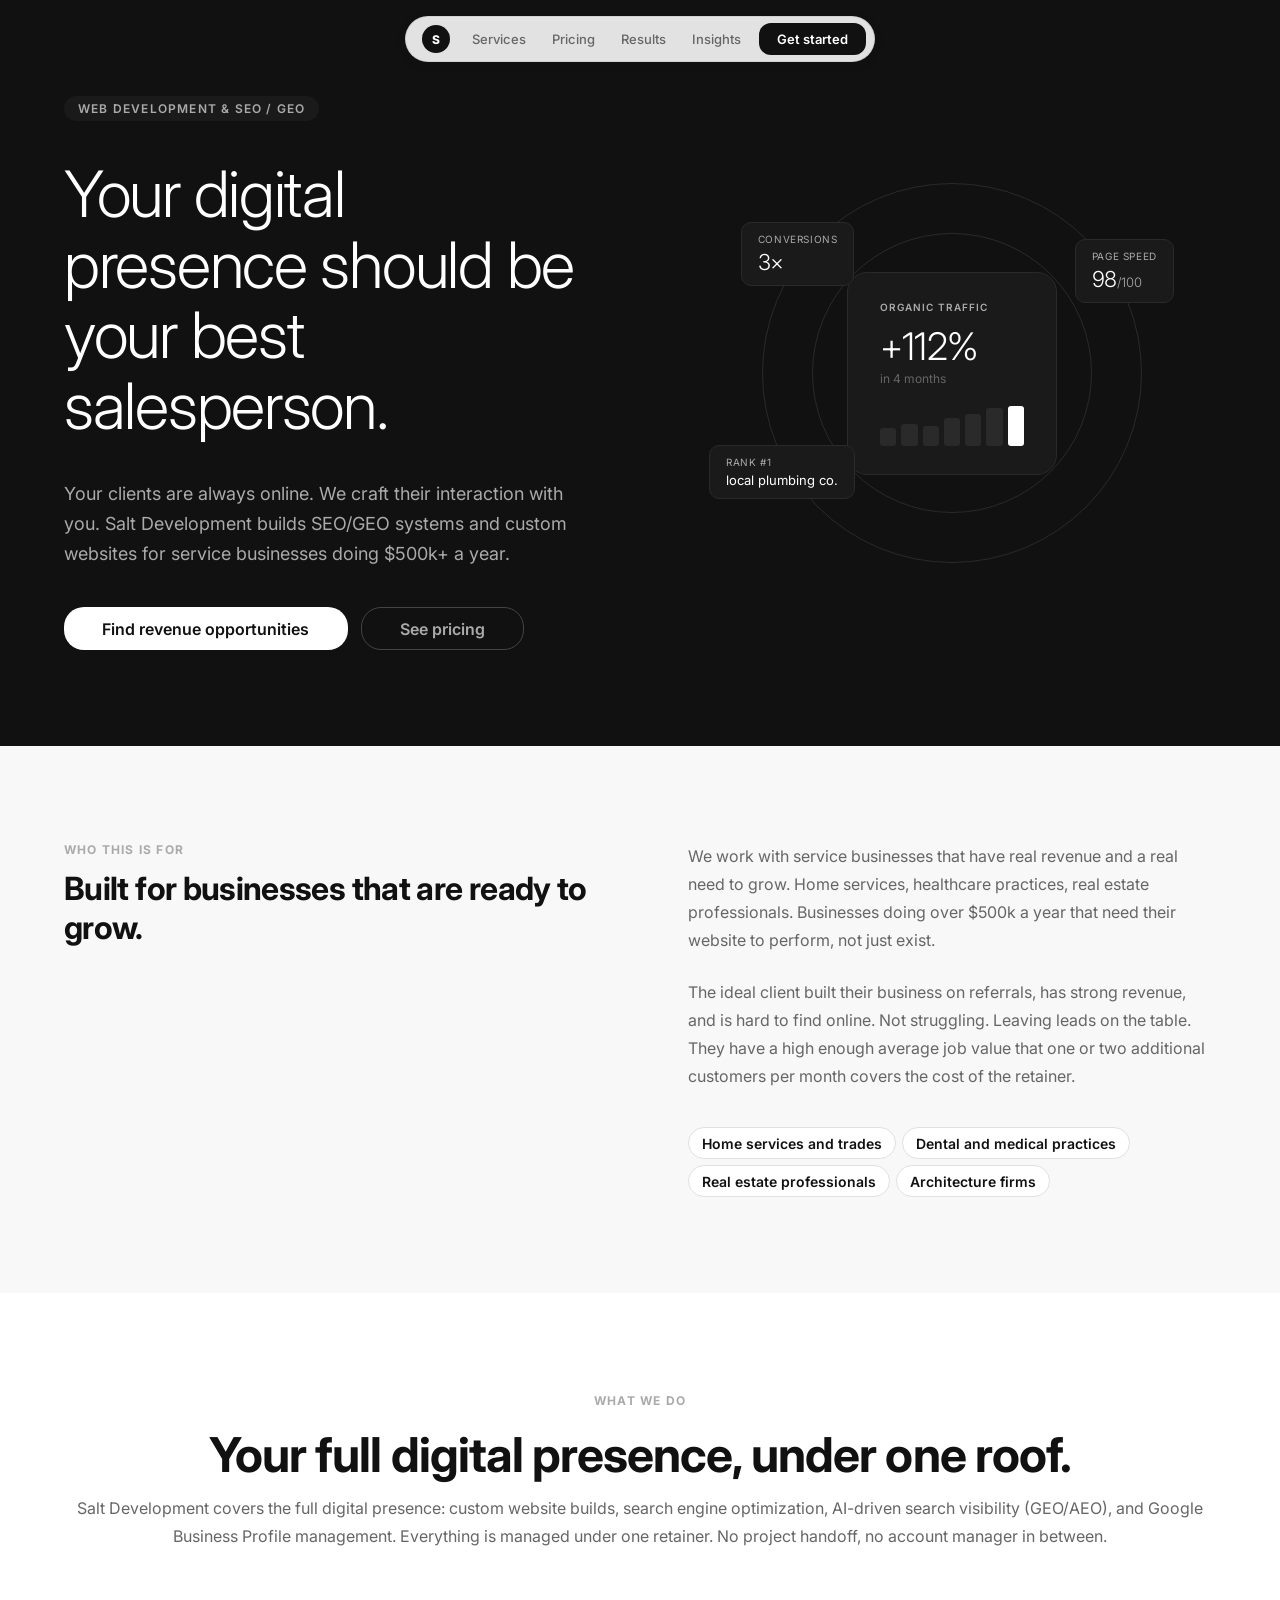
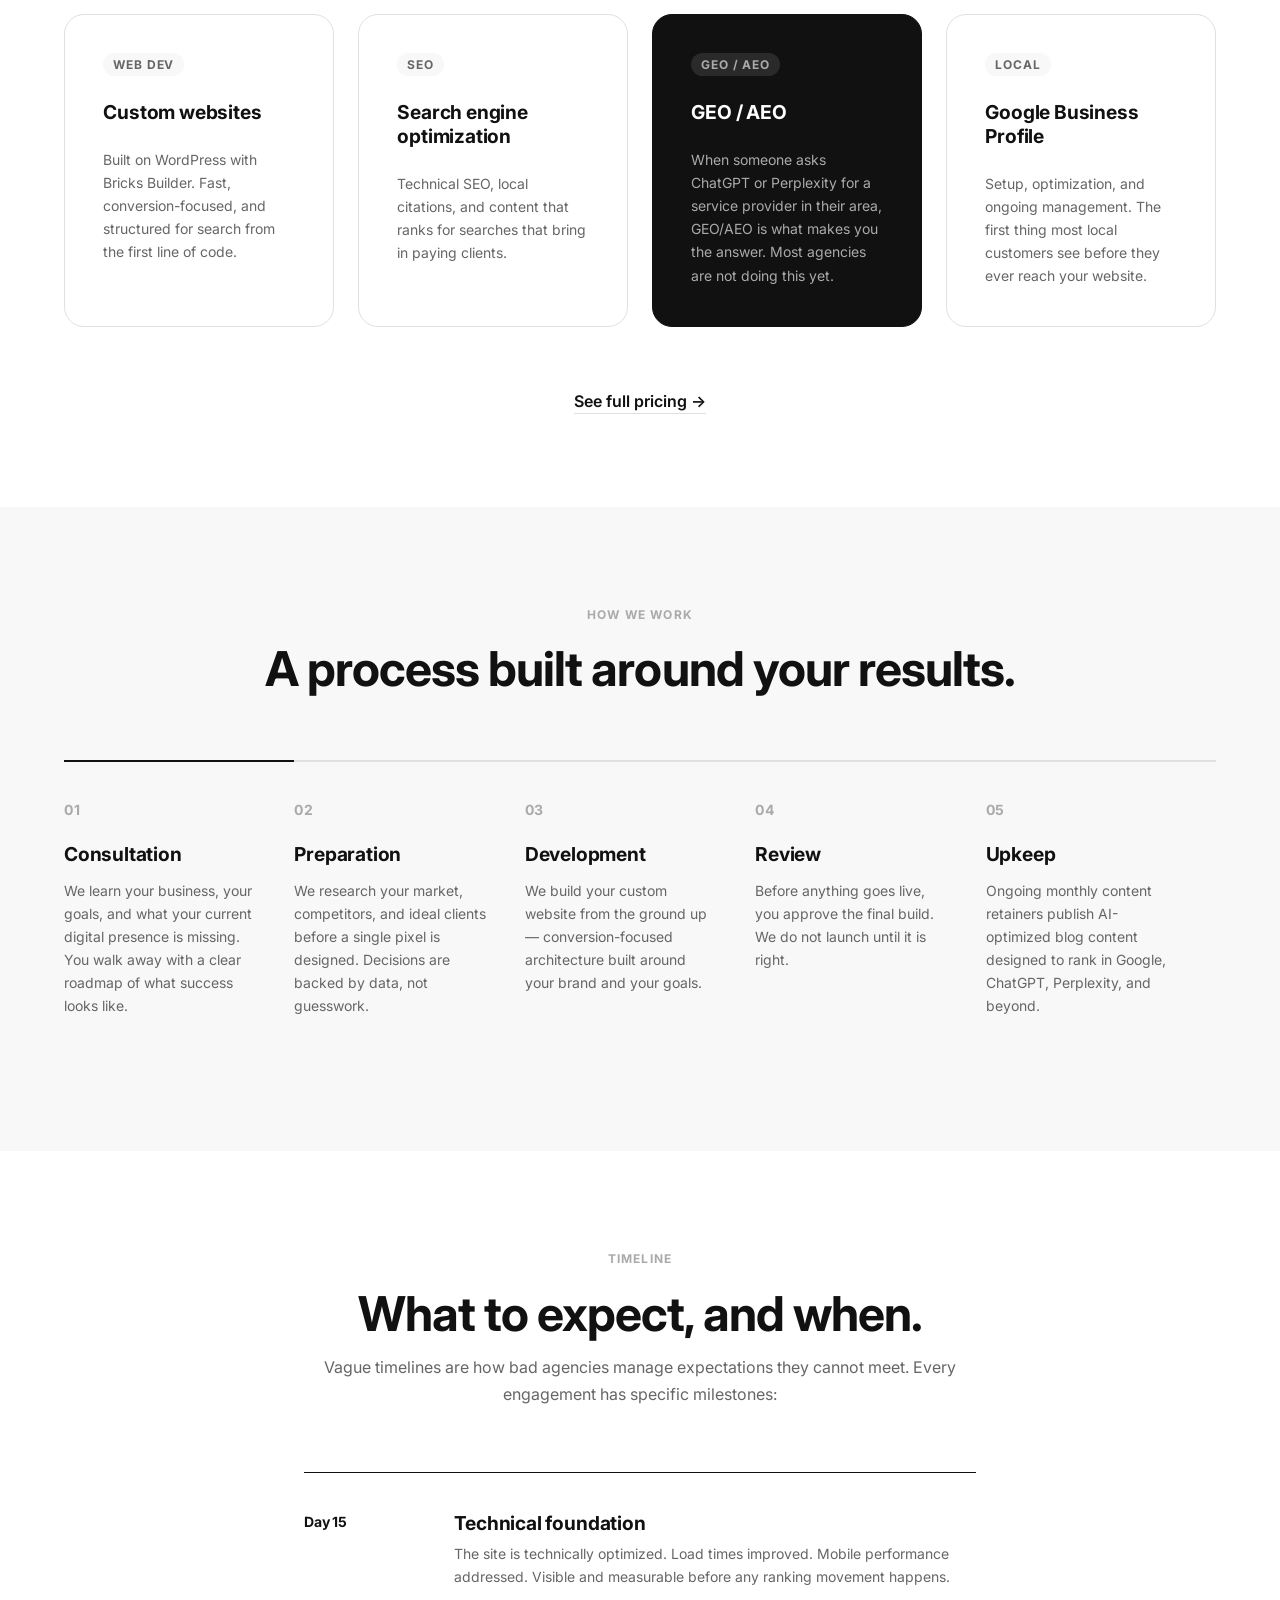
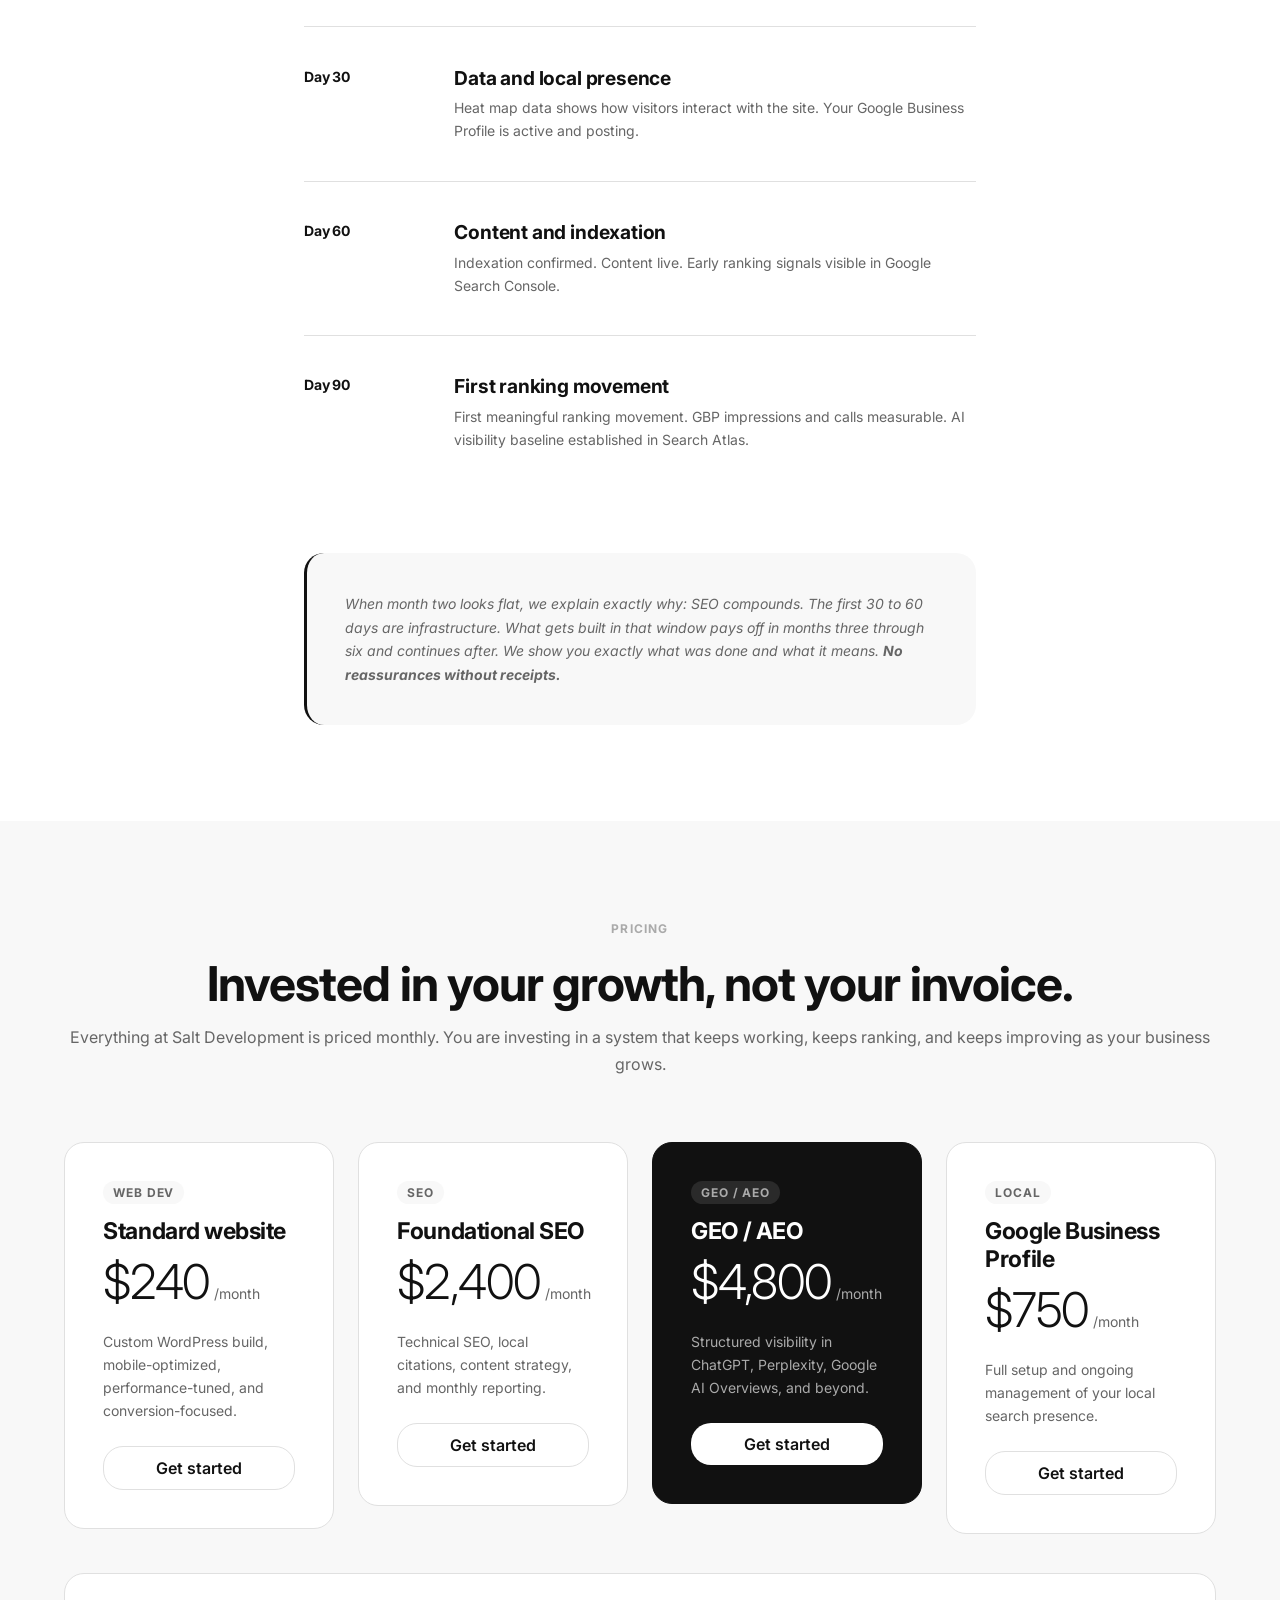
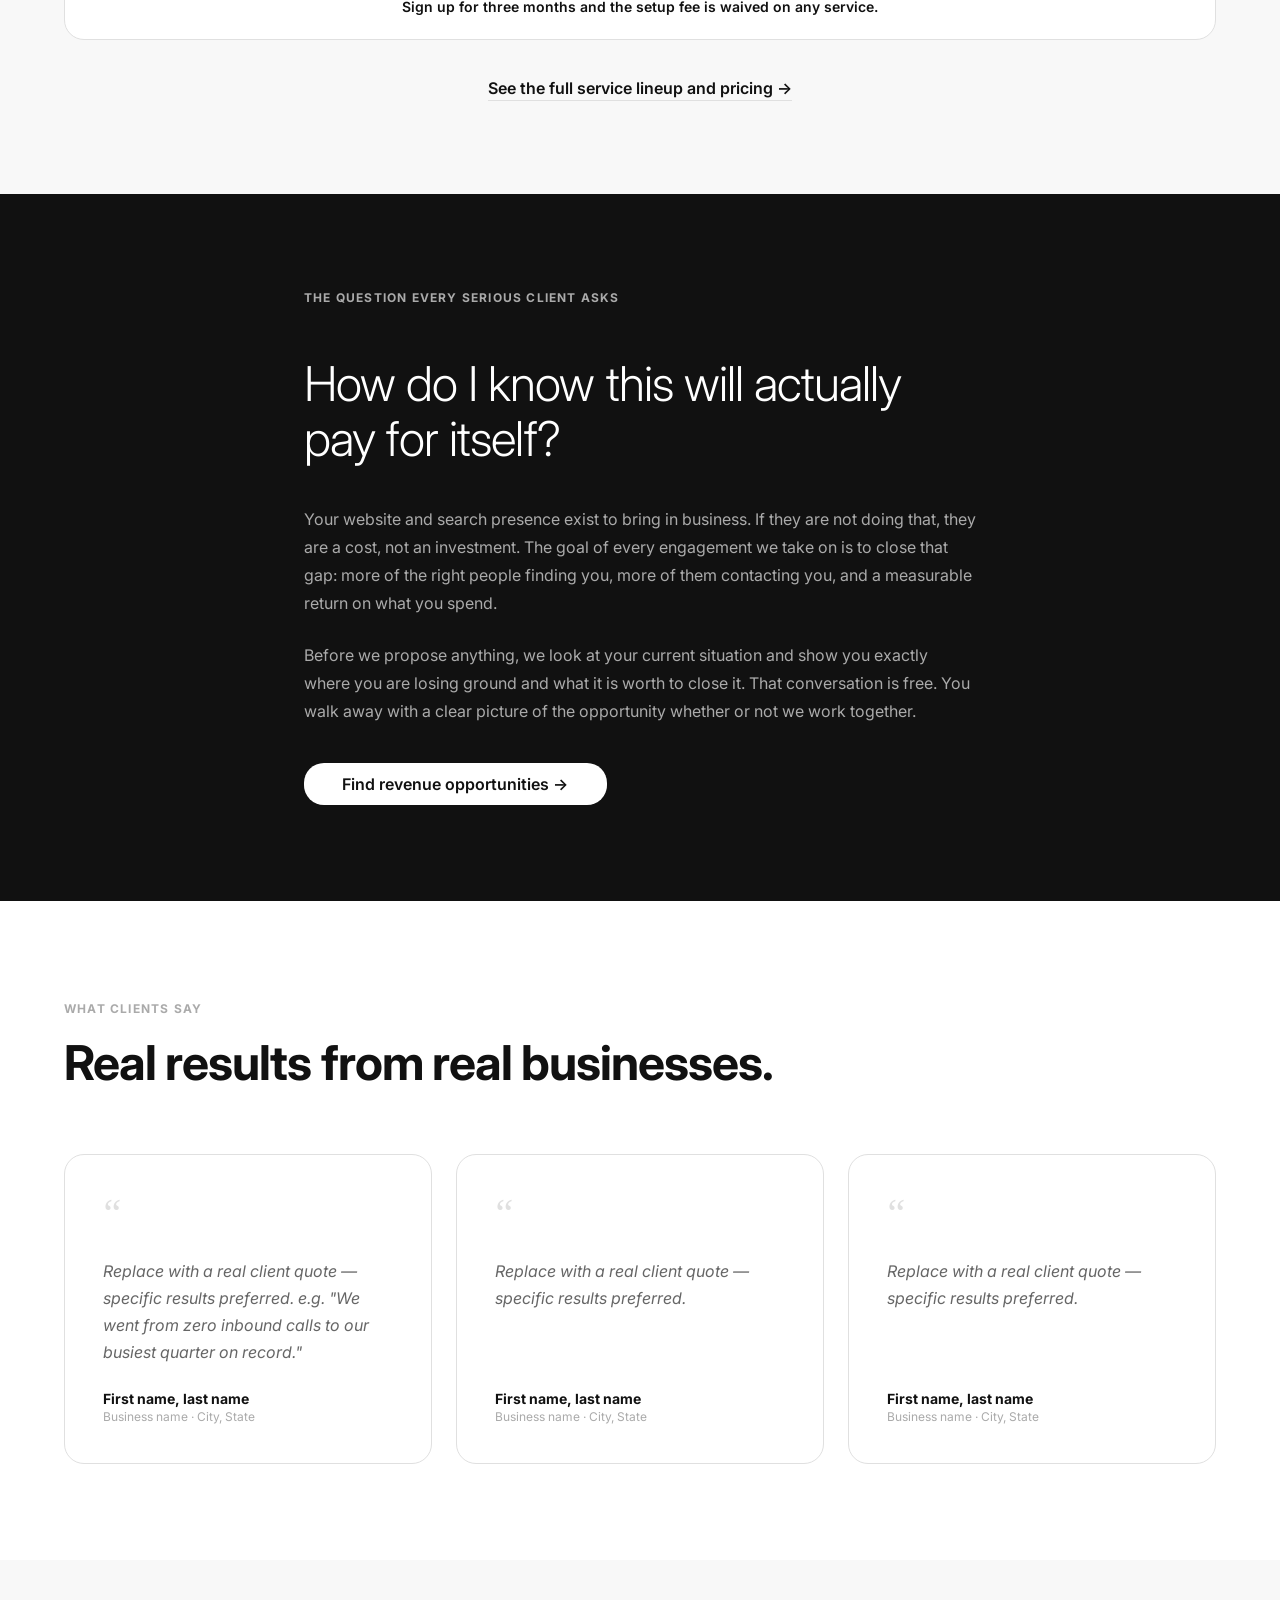
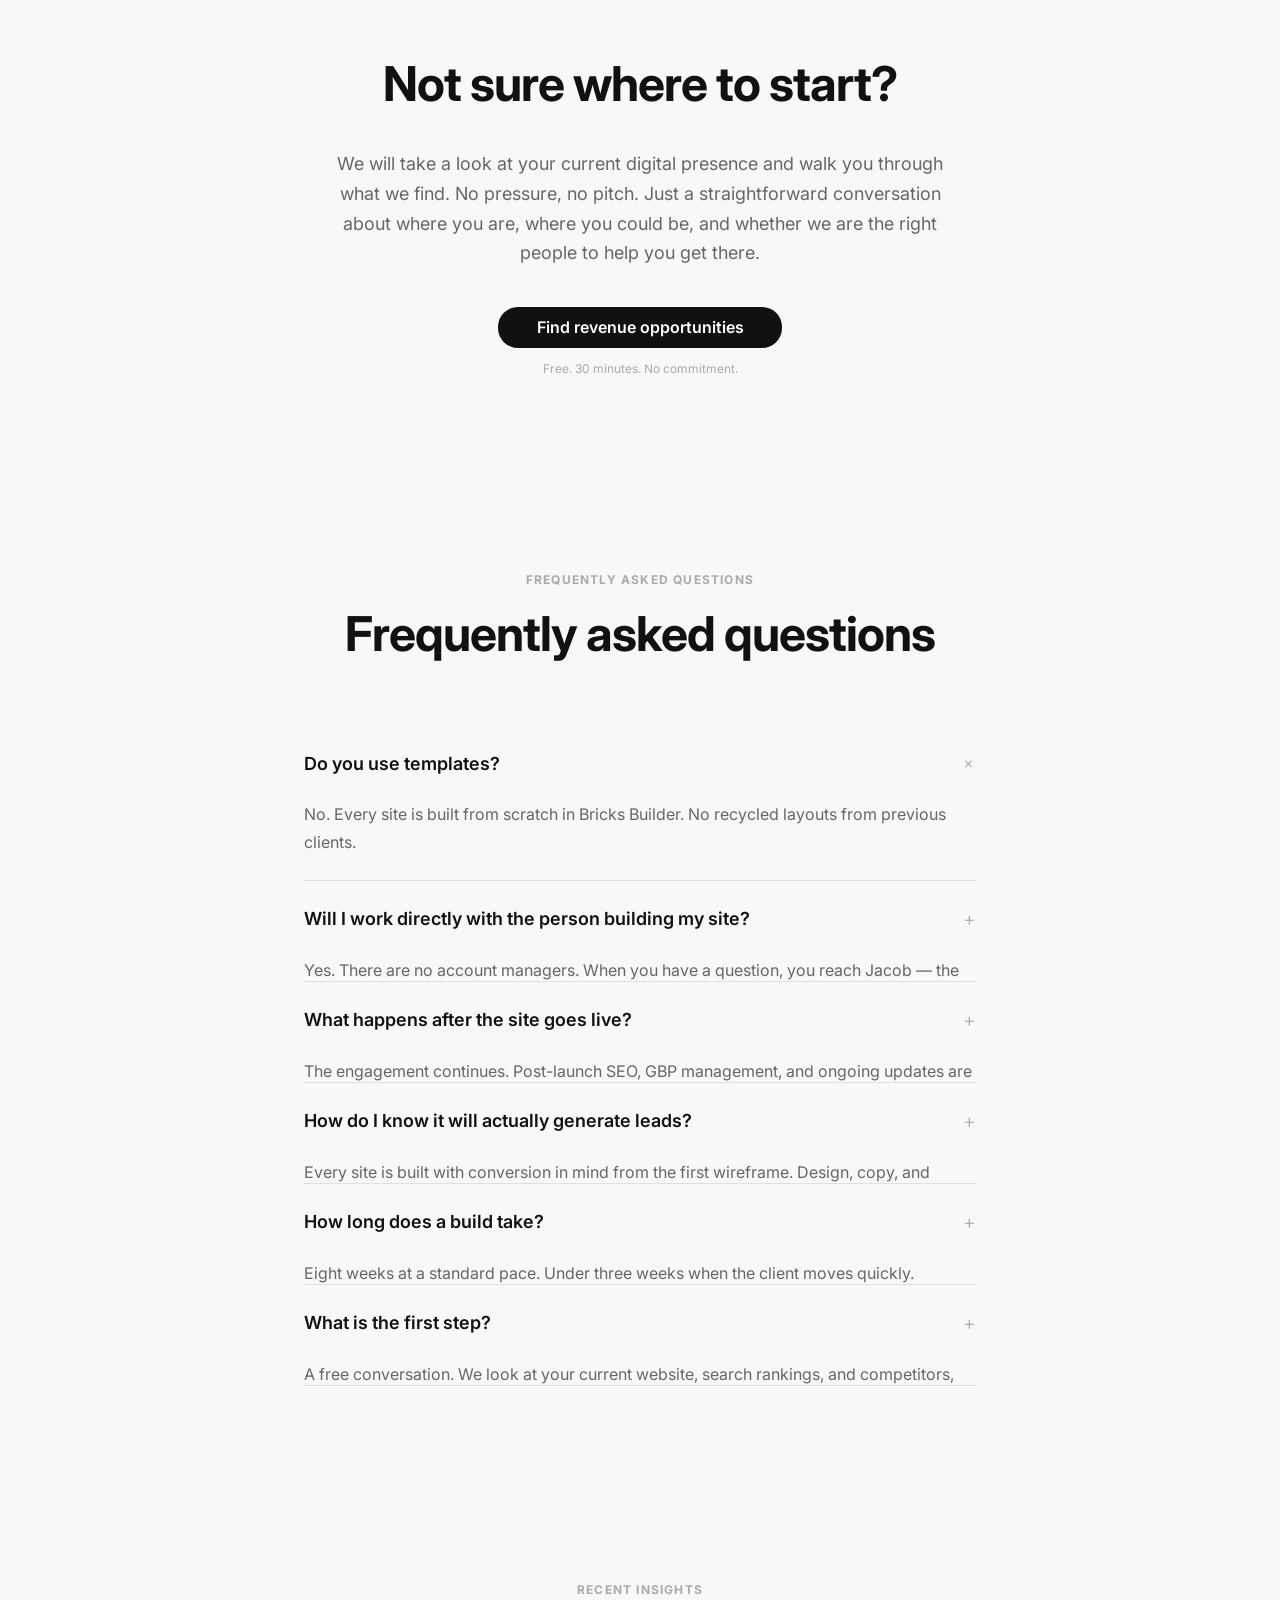
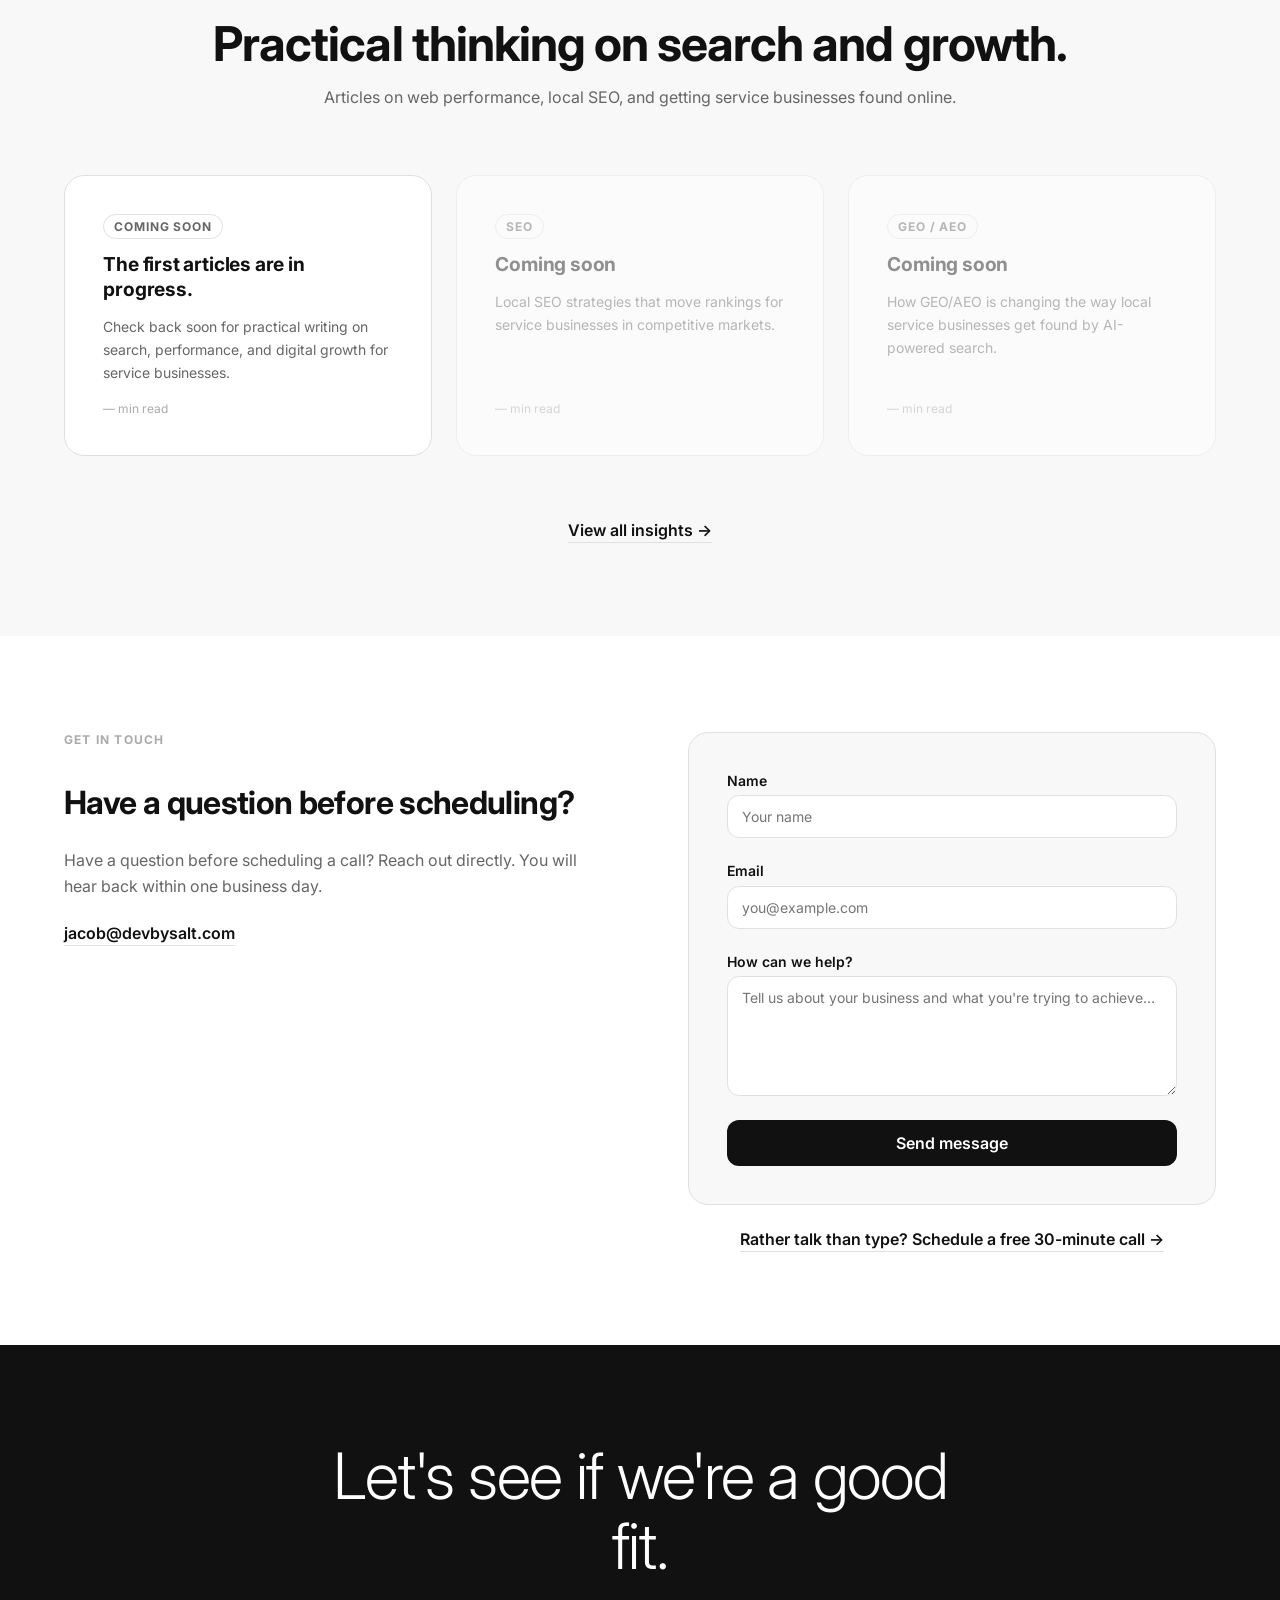
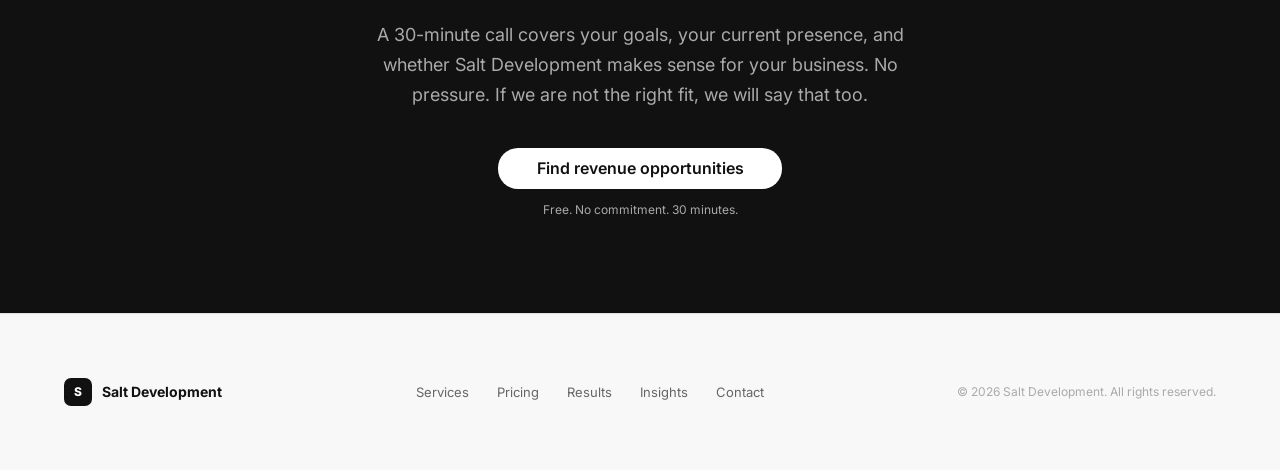
<file: salt-dev-home-preview.html>
<!doctype html>
<html lang="en">
<head>
  <meta charset="UTF-8">
  <meta name="viewport" content="width=device-width, initial-scale=1.0">
  <title>Salt Development — Home Page Preview</title>
  <link rel="preconnect" href="https://fonts.googleapis.com">
  <link rel="preconnect" href="https://fonts.gstatic.com" crossorigin>
  <link href="https://fonts.googleapis.com/css2?family=Inter:wght@300;400;500;600;700;800&display=swap" rel="stylesheet">
  <style>
    *, *::before, *::after { box-sizing: border-box; }

    :root {
      --primary:        #111111;
      --primary-hover:  #2A2A2A;
      --accent:         #444444;
      --fg:             #111111;
      --fg-muted:       #666666;
      --fg-subtle:      #AAAAAA;
      --bg:             #FFFFFF;
      --bg-alt:         #F8F8F8;
      --bg-dark:        #111111;
      --border:         #E0E0E0;

      --space-2xs: clamp(0.125rem, 0.25vw, 0.25rem);
      --space-xs:  clamp(0.25rem,  0.5vw,  0.5rem);
      --space-s:   clamp(0.5rem,   1vw,    1rem);
      --space-m:   clamp(1rem,     2vw,    1.5rem);
      --space-l:   clamp(1.5rem,   3vw,    2.5rem);
      --space-xl:  clamp(2.5rem,   5vw,    4rem);
      --space-2xl: clamp(4rem,     8vw,    6rem);

      --text-xs: clamp(0.75rem,  0.8vw,  0.875rem);
      --text-s:  clamp(0.875rem, 0.9vw,  1rem);
      --text-m:  clamp(1rem,     1.1vw,  1.125rem);
      --text-l:  clamp(1.125rem, 1.4vw,  1.375rem);
      --h6:      clamp(1rem,     1.2vw,  1.25rem);
      --h5:      clamp(1.125rem, 1.5vw,  1.5rem);
      --h4:      clamp(1.25rem,  1.8vw,  1.75rem);
      --h3:      clamp(1.5rem,   2.5vw,  2rem);
      --h2:      clamp(2rem,     4vw,    3rem);
      --h1:      clamp(2.5rem,   5vw,    4rem);

      --radius-s:    0.375rem;
      --radius-m:    0.75rem;
      --radius-l:    1.25rem;
      --radius-full: 9999px;

      --shadow-s: 0 1px 3px 0 rgb(0 0 0 / 0.10);
      --shadow-m: 0 4px 16px rgba(0,0,0,0.08);
      --shadow-l: 0 8px 32px rgba(0,0,0,0.10);

      --max-width:        1200px;
      --max-width-narrow: 720px;
      --font-sans: 'Inter', -apple-system, BlinkMacSystemFont, sans-serif;
    }

    body {
      margin: 0;
      font-family: var(--font-sans);
      background-color: var(--bg);
      color: var(--fg);
      -webkit-font-smoothing: antialiased;
    }

    h1,h2,h3,h4,h5,h6,p { margin: 0; }

    /* ── Nav ── */
    .nav {
      position: fixed;
      top: 16px;
      left: 50%;
      transform: translateX(-50%);
      z-index: 100;
      background: rgba(255,255,255,0.88);
      backdrop-filter: blur(16px);
      -webkit-backdrop-filter: blur(16px);
      border: 1px solid rgba(0,0,0,0.08);
      border-radius: 9999px;
      box-shadow: 0 2px 12px rgba(0,0,0,0.06);
      padding: 6px 8px 6px 16px;
      display: flex;
      align-items: center;
      gap: 2px;
      white-space: nowrap;
      transition: all 250ms ease;
    }
    .nav.scrolled {
      background: rgba(255,255,255,0.96);
      border-color: #E0E0E0;
      box-shadow: 0 8px 32px rgba(0,0,0,0.10);
    }
    .nav__logo {
      display: flex;
      align-items: center;
      gap: 8px;
      margin-right: 8px;
      text-decoration: none;
    }
    .nav__logo-mark {
      width: 28px;
      height: 28px;
      background: #111;
      border-radius: 50%;
      display: flex;
      align-items: center;
      justify-content: center;
      flex-shrink: 0;
    }
    .nav__logo-mark span {
      color: #fff;
      font-weight: 800;
      font-size: 12px;
      letter-spacing: -0.02em;
    }
    .nav__link {
      font-size: 13px;
      font-weight: 500;
      color: #666;
      background: none;
      border: none;
      padding: 7px 12px;
      border-radius: 9999px;
      cursor: pointer;
      text-decoration: none;
      transition: all 150ms;
      font-family: var(--font-sans);
    }
    .nav__link:hover { background: #F0F0F0; color: #111; }
    .nav__cta {
      font-size: 13px;
      font-weight: 600;
      background: #111;
      color: #fff;
      border: none;
      padding: 8px 18px;
      border-radius: 12px;
      cursor: pointer;
      margin-left: 4px;
      text-decoration: none;
      font-family: var(--font-sans);
      transition: opacity 200ms;
    }
    .nav__cta:hover { opacity: 0.82; }

    /* ── Shared ── */
    .container {
      max-width: var(--max-width);
      margin-left: auto;
      margin-right: auto;
      padding-left: var(--space-m);
      padding-right: var(--space-m);
    }
    .container--narrow { max-width: var(--max-width-narrow); }

    .button {
      display: inline-flex;
      align-items: center;
      justify-content: center;
      gap: var(--space-xs);
      padding: var(--space-s) var(--space-l);
      font-size: var(--text-m);
      font-weight: 600;
      font-family: var(--font-sans);
      line-height: 1;
      text-decoration: none;
      border-radius: var(--radius-l);
      transition: opacity 0.2s ease, border-color 0.2s ease, color 0.2s ease;
      cursor: pointer;
    }
    .button--white { background: var(--bg); color: var(--fg); border: none; }
    .button--white:hover { opacity: 0.9; }
    .button--ghost-light { background: transparent; color: var(--fg-subtle); border: 1.5px solid #444; }
    .button--ghost-light:hover { border-color: var(--fg-subtle); color: var(--bg); }
    .button--primary-dark { background: var(--fg); color: var(--bg); border: none; }
    .button--primary-dark:hover { opacity: 0.85; }
    .button--outline-dark { background: transparent; color: var(--fg); border: 1.5px solid var(--border); }
    .button--outline-dark:hover { border-color: var(--fg); }

    .section-header__eyebrow {
      display: inline-block;
      font-size: var(--text-xs);
      font-weight: 700;
      letter-spacing: 0.1em;
      text-transform: uppercase;
      color: var(--fg-subtle);
      margin-bottom: var(--space-s);
    }
    .section-header {
      text-align: center;
      margin-bottom: var(--space-xl);
    }
    .section-header__title {
      font-size: var(--h2);
      font-weight: 700;
      letter-spacing: -0.02em;
      color: var(--fg);
      margin-top: var(--space-xs);
      line-height: 1.15;
    }
    .section-header__subtitle {
      font-size: var(--text-m);
      color: var(--fg-muted);
      line-height: 1.7;
      margin-top: var(--space-s);
    }
    .card {
      background: var(--bg);
      border: 1px solid var(--border);
      border-radius: var(--radius-l);
      padding: var(--space-l);
      transition: box-shadow 0.2s ease, transform 0.2s ease;
    }
    .card:hover { box-shadow: var(--shadow-l); transform: translateY(-2px); }
    .underline-link {
      font-size: var(--text-m);
      font-weight: 600;
      color: var(--fg);
      text-decoration: none;
      border-bottom: 1px solid var(--border);
      padding-bottom: 2px;
      transition: border-color 0.2s ease;
    }
    .underline-link:hover { border-bottom-color: var(--fg); }

    /* ── SECTION 1: HERO ── */
    .hero {
      background-color: var(--bg-dark);
      padding-top: var(--space-2xl);
      padding-bottom: var(--space-2xl);
    }
    .hero__inner {
      display: grid;
      grid-template-columns: 1fr 1fr;
      gap: var(--space-2xl);
      align-items: center;
    }
    .hero__copy {
      display: flex;
      flex-direction: column;
      gap: var(--space-l);
    }
    .hero__eyebrow {
      display: inline-block;
      font-size: var(--text-xs);
      font-weight: 600;
      letter-spacing: 0.1em;
      text-transform: uppercase;
      color: var(--fg-subtle);
      background: #1A1A1A;
      padding: 5px 14px;
      border-radius: var(--radius-full);
      align-self: flex-start;
    }
    .hero__headline {
      font-size: var(--h1);
      font-weight: 300;
      line-height: 1.1;
      letter-spacing: -0.02em;
      color: var(--bg);
    }
    .hero__subhead {
      font-size: var(--text-l);
      color: var(--fg-subtle);
      line-height: 1.65;
    }
    .hero__actions { display: flex; flex-wrap: wrap; gap: var(--space-s); }
    .hero__visual {
      position: relative;
      min-height: 420px;
      display: flex;
      align-items: center;
      justify-content: center;
    }
    .hero__ring {
      position: absolute;
      border-radius: 50%;
      border: 1px solid #2A2A2A;
      top: 50%; left: 50%;
      transform: translate(-50%, -50%);
      pointer-events: none;
    }
    .hero__ring--lg { width: 380px; height: 380px; }
    .hero__ring--sm { width: 280px; height: 280px; }
    .hero__stats-card {
      position: relative;
      z-index: 2;
      background: #1A1A1A;
      border: 1px solid #2A2A2A;
      border-radius: var(--radius-l);
      padding: 28px 32px;
      width: 210px;
    }
    .hero__stats-label {
      font-size: 10px;
      font-weight: 600;
      letter-spacing: 0.1em;
      text-transform: uppercase;
      color: var(--fg-subtle);
      margin-bottom: 14px;
    }
    .hero__stats-number { font-size: 38px; font-weight: 300; color: var(--bg); letter-spacing: -0.02em; line-height: 1; }
    .hero__stats-sub { font-size: 12px; color: var(--fg-muted); margin-top: 6px; }
    .hero__bars { display: flex; align-items: flex-end; gap: 5px; margin-top: 20px; height: 40px; }
    .hero__bar { flex: 1; background: #2A2A2A; border-radius: 3px; }
    .hero__bar--active { background: var(--bg); }
    .hero__chip {
      position: absolute;
      background: #1A1A1A;
      border: 1px solid #2A2A2A;
      border-radius: 10px;
      padding: 10px 16px;
      z-index: 3;
    }
    .hero__chip--speed { top: 18%; right: 8%; }
    .hero__chip--rank  { bottom: 20%; left: 4%; }
    .hero__chip--conv  { top: 14%; left: 10%; }
    .hero__chip-label { font-size: 10px; color: var(--fg-subtle); margin-bottom: 4px; letter-spacing: 0.06em; text-transform: uppercase; }
    .hero__chip-value { font-size: 22px; font-weight: 300; color: var(--bg); letter-spacing: -0.02em; }
    .hero__chip-denom { font-size: 13px; color: var(--fg-subtle); }
    .hero__chip-name  { font-size: 13px; font-weight: 400; color: var(--bg); }

    /* ── SECTION 2: WHO WE WORK WITH ── */
    .who {
      background-color: var(--bg-alt);
      padding-top: var(--space-2xl);
      padding-bottom: var(--space-2xl);
    }
    .who__inner { display: grid; grid-template-columns: 1fr 1fr; gap: var(--space-2xl); align-items: start; }
    .who__header { display: flex; flex-direction: column; position: sticky; top: var(--space-xl); }
    .who__title { font-size: var(--h3); font-weight: 700; letter-spacing: -0.02em; color: var(--fg); line-height: 1.2; }
    .who__content { display: flex; flex-direction: column; gap: var(--space-m); }
    .who__body { font-size: var(--text-m); color: var(--fg-muted); line-height: 1.75; }
    .who__verticals { display: flex; flex-wrap: wrap; gap: var(--space-xs); margin-top: var(--space-s); }
    .who__tag {
      display: inline-block;
      font-size: var(--text-s);
      font-weight: 600;
      color: var(--fg);
      background: var(--bg);
      border: 1px solid var(--border);
      padding: var(--space-xs) var(--space-s);
      border-radius: var(--radius-full);
    }

    /* ── SECTION 3: WHAT WE DO ── */
    .services {
      background-color: var(--bg);
      padding-top: var(--space-2xl);
      padding-bottom: var(--space-2xl);
    }
    .services__grid { display: grid; grid-template-columns: repeat(auto-fit, minmax(260px, 1fr)); gap: var(--space-m); }
    .services__card { display: flex; flex-direction: column; gap: var(--space-m); }
    .services__card--dark { background: var(--bg-dark); border-color: var(--bg-dark); }
    .services__tag {
      display: inline-block;
      font-size: var(--text-xs);
      font-weight: 700;
      letter-spacing: 0.07em;
      text-transform: uppercase;
      background: var(--bg-alt);
      color: var(--fg-muted);
      padding: 4px 10px;
      border-radius: var(--radius-full);
      align-self: flex-start;
    }
    .services__tag--on-dark { background: #2A2A2A; color: var(--fg-subtle); }
    .services__card-title { font-size: var(--h5); font-weight: 700; letter-spacing: -0.01em; color: var(--fg); }
    .services__card-title--light { color: var(--bg); }
    .services__card-body { font-size: var(--text-s); color: var(--fg-muted); line-height: 1.65; flex: 1; }
    .services__card-body--light { color: var(--fg-subtle); }
    .services__footer { text-align: center; margin-top: var(--space-xl); }

    /* ── SECTION 4: HOW WE WORK ── */
    .process {
      background-color: var(--bg-alt);
      padding-top: var(--space-2xl);
      padding-bottom: var(--space-2xl);
    }
    .process__steps { display: grid; grid-template-columns: repeat(auto-fit, minmax(180px, 1fr)); gap: 0; }
    .process__step { padding: var(--space-l) var(--space-l) var(--space-l) 0; border-top: 2px solid var(--border); }
    .process__step--first { border-top-color: var(--fg); }
    .process__num { font-size: var(--text-s); font-weight: 700; letter-spacing: 0.05em; color: var(--fg-subtle); margin-bottom: var(--space-m); }
    .process__step-title { font-size: var(--h5); font-weight: 700; letter-spacing: -0.01em; color: var(--fg); margin-bottom: var(--space-s); }
    .process__step-body { font-size: var(--text-s); color: var(--fg-muted); line-height: 1.65; }

    /* ── SECTION 5: MILESTONES ── */
    .milestones {
      background-color: var(--bg);
      padding-top: var(--space-2xl);
      padding-bottom: var(--space-2xl);
    }
    .milestones__list { display: flex; flex-direction: column; }
    .milestones__item { display: grid; grid-template-columns: 7rem 1fr; gap: var(--space-l); align-items: start; padding: var(--space-l) 0; border-top: 1px solid var(--border); }
    .milestones__item:first-child { border-top-color: var(--fg); }
    .milestones__day { font-size: var(--text-s); font-weight: 700; color: var(--fg); letter-spacing: -0.01em; }
    .milestones__body-col { display: flex; flex-direction: column; gap: var(--space-xs); }
    .milestones__item-title { font-size: var(--h5); font-weight: 700; letter-spacing: -0.01em; color: var(--fg); }
    .milestones__item-body { font-size: var(--text-s); color: var(--fg-muted); line-height: 1.65; }
    .milestones__note {
      margin-top: var(--space-xl);
      padding: var(--space-l);
      background: var(--bg-alt);
      border-radius: var(--radius-l);
      border-left: 3px solid var(--fg);
    }
    .milestones__note-text { font-size: var(--text-s); color: var(--fg-muted); line-height: 1.7; font-style: italic; }

    /* ── SECTION 6: PRICING ── */
    .pricing {
      background-color: var(--bg-alt);
      padding-top: var(--space-2xl);
      padding-bottom: var(--space-2xl);
    }
    .pricing__grid { display: grid; grid-template-columns: repeat(auto-fit, minmax(240px, 1fr)); gap: var(--space-m); align-items: start; }
    .pricing__card { display: flex; flex-direction: column; gap: var(--space-m); }
    .pricing__card--featured { background: var(--bg-dark); border-color: var(--bg-dark); }
    .pricing__card-top { display: flex; flex-direction: column; gap: var(--space-s); }
    .pricing__badge {
      display: inline-block;
      font-size: var(--text-xs);
      font-weight: 700;
      letter-spacing: 0.07em;
      text-transform: uppercase;
      background: var(--bg-alt);
      color: var(--fg-muted);
      padding: 4px 10px;
      border-radius: var(--radius-full);
      align-self: flex-start;
    }
    .pricing__badge--on-dark { background: #2A2A2A; color: var(--fg-subtle); }
    .pricing__card-name { font-size: var(--h4); font-weight: 700; letter-spacing: -0.02em; color: var(--fg); }
    .pricing__card-name--light { color: var(--bg); }
    .pricing__price-row { display: flex; align-items: baseline; gap: 4px; }
    .pricing__amount { font-size: var(--h2); font-weight: 300; letter-spacing: -0.03em; color: var(--fg); line-height: 1; }
    .pricing__amount--light { color: var(--bg); }
    .pricing__period { font-size: var(--text-s); color: var(--fg-muted); }
    .pricing__period--light { color: var(--fg-subtle); }
    .pricing__card-desc { font-size: var(--text-s); color: var(--fg-muted); line-height: 1.65; flex: 1; }
    .pricing__card-desc--light { color: var(--fg-subtle); }
    .pricing__cta { width: 100%; margin-top: auto; }
    .pricing__waiver {
      text-align: center;
      margin-top: var(--space-l);
      padding: var(--space-m);
      background: var(--bg);
      border-radius: var(--radius-l);
      border: 1px solid var(--border);
    }
    .pricing__waiver-text { font-size: var(--text-s); font-weight: 600; color: var(--fg); }
    .pricing__footer { text-align: center; margin-top: var(--space-l); }

    /* ── SECTION 7: NUMBER ONE QUESTION ── */
    .trust-block {
      background-color: var(--bg-dark);
      padding-top: var(--space-2xl);
      padding-bottom: var(--space-2xl);
    }
    .trust-block__inner { display: flex; flex-direction: column; gap: var(--space-l); }
    .trust-block__eyebrow { color: var(--fg-subtle); }
    .trust-block__heading { font-size: var(--h2); font-weight: 300; letter-spacing: -0.02em; color: var(--bg); line-height: 1.15; }
    .trust-block__body-wrap { display: flex; flex-direction: column; gap: var(--space-m); }
    .trust-block__body { font-size: var(--text-m); color: var(--fg-subtle); line-height: 1.75; }
    .trust-block__cta { align-self: flex-start; }

    /* ── SECTION 8: TESTIMONIALS ── */
    .testimonials {
      background-color: var(--bg);
      padding-top: var(--space-2xl);
      padding-bottom: var(--space-2xl);
    }
    .testimonials__grid { display: grid; grid-template-columns: repeat(auto-fit, minmax(280px, 1fr)); gap: var(--space-m); }
    .testimonials__card { display: flex; flex-direction: column; gap: var(--space-m); }
    .testimonials__mark { font-size: 2.5rem; color: var(--border); line-height: 1; font-family: Georgia, serif; }
    .testimonials__quote { font-size: var(--text-m); color: var(--fg-muted); line-height: 1.7; font-style: italic; flex: 1; }
    .testimonials__byline { display: flex; flex-direction: column; gap: 2px; margin-top: auto; }
    .testimonials__name { font-size: var(--text-s); font-weight: 700; color: var(--fg); }
    .testimonials__role { font-size: var(--text-xs); color: var(--fg-subtle); }
    .testimonials .section-header { text-align: left; max-width: none; }
    .testimonials .section-header__title { text-align: left; }

    /* ── SECTION 9: MID CTA ── */
    .cta-mid {
      background-color: var(--bg-alt);
      padding-top: var(--space-2xl);
      padding-bottom: var(--space-2xl);
    }
    .cta-mid__inner { text-align: center; display: flex; flex-direction: column; gap: var(--space-l); align-items: center; }
    .cta-mid__heading { font-size: var(--h2); font-weight: 700; letter-spacing: -0.02em; color: var(--fg); line-height: 1.15; }
    .cta-mid__body { font-size: var(--text-l); color: var(--fg-muted); line-height: 1.65; max-width: 56ch; }
    .cta-mid__actions { display: flex; flex-direction: column; align-items: center; gap: var(--space-s); }
    .cta-mid__subtext { font-size: var(--text-xs); color: var(--fg-subtle); }

    /* ── SECTION 10: FAQ ── */
    .faq {
      background-color: var(--bg-alt);
      padding-top: var(--space-2xl);
      padding-bottom: var(--space-2xl);
    }
    .faq__list { display: flex; flex-direction: column; }
    .faq__item { border-bottom: 1px solid var(--border); }
    .faq__question {
      width: 100%;
      display: flex;
      justify-content: space-between;
      align-items: center;
      gap: var(--space-m);
      padding: var(--space-m) 0;
      background: none;
      border: none;
      cursor: pointer;
      text-align: left;
      font-family: var(--font-sans);
      font-size: var(--text-l);
      font-weight: 600;
      color: var(--fg);
      line-height: 1.4;
    }
    .faq__question:hover { color: var(--fg-muted); }
    .faq__icon { flex-shrink: 0; font-size: 1.25rem; font-weight: 300; color: var(--fg-subtle); transition: transform 0.2s ease; }
    .faq__item.open .faq__icon { transform: rotate(45deg); }
    .faq__answer { font-size: var(--text-m); color: var(--fg-muted); line-height: 1.7; padding-bottom: var(--space-m); max-height: 0; overflow: hidden; transition: max-height 0.3s ease; }
    .faq__item.open .faq__answer { max-height: 400px; }

    /* ── SECTION 11: INSIGHTS ── */
    .insights {
      background-color: var(--bg-alt);
      padding-top: var(--space-2xl);
      padding-bottom: var(--space-2xl);
    }
    .insights__grid { display: grid; grid-template-columns: repeat(auto-fit, minmax(280px, 1fr)); gap: var(--space-m); }
    .insights__card { display: flex; flex-direction: column; gap: var(--space-s); }
    .insights__card--muted { opacity: 0.45; }
    .insights__tag {
      display: inline-block;
      font-size: var(--text-xs);
      font-weight: 700;
      letter-spacing: 0.07em;
      text-transform: uppercase;
      background: var(--bg);
      color: var(--fg-muted);
      padding: 4px 10px;
      border-radius: var(--radius-full);
      align-self: flex-start;
      border: 1px solid var(--border);
    }
    .insights__card-title { font-size: var(--h5); font-weight: 700; letter-spacing: -0.01em; color: var(--fg); line-height: 1.3; }
    .insights__card-summary { font-size: var(--text-s); color: var(--fg-muted); line-height: 1.65; flex: 1; }
    .insights__card-foot { margin-top: auto; }
    .insights__read-time { font-size: var(--text-xs); color: var(--fg-subtle); }
    .insights__footer { text-align: center; margin-top: var(--space-xl); }

    /* ── SECTION 12: CONTACT ── */
    .contact {
      background-color: var(--bg);
      padding-top: var(--space-2xl);
      padding-bottom: var(--space-2xl);
    }
    .contact__inner { display: grid; grid-template-columns: 1fr 1fr; gap: var(--space-2xl); align-items: start; }
    .contact__header { display: flex; flex-direction: column; gap: var(--space-m); position: sticky; top: var(--space-xl); }
    .contact__title { font-size: var(--h3); font-weight: 700; letter-spacing: -0.02em; color: var(--fg); line-height: 1.2; }
    .contact__desc { font-size: var(--text-m); color: var(--fg-muted); line-height: 1.65; }
    .contact__email { align-self: flex-start; }
    .contact__form-wrap { display: flex; flex-direction: column; gap: var(--space-m); }
    .contact__form {
      display: flex;
      flex-direction: column;
      gap: var(--space-m);
      background: var(--bg-alt);
      border: 1px solid var(--border);
      border-radius: var(--radius-l);
      padding: var(--space-l);
    }
    .contact__field { display: flex; flex-direction: column; gap: var(--space-xs); }
    .contact__label { font-size: var(--text-s); font-weight: 600; color: var(--fg); }
    .contact__input {
      font-size: var(--text-s);
      font-family: var(--font-sans);
      color: var(--fg);
      background: var(--bg);
      border: 1.5px solid var(--border);
      border-radius: var(--radius-m);
      padding: 12px 14px;
      outline: none;
      transition: border-color 0.2s ease;
      width: 100%;
    }
    .contact__input:focus { border-color: var(--fg); }
    .contact__textarea { resize: vertical; min-height: 120px; }
    .contact__submit {
      font-family: var(--font-sans);
      font-size: var(--text-m);
      font-weight: 600;
      background: var(--fg);
      color: var(--bg);
      border: none;
      padding: var(--space-s) var(--space-l);
      border-radius: var(--radius-m);
      cursor: pointer;
      transition: opacity 0.2s ease;
      width: 100%;
    }
    .contact__submit:hover { opacity: 0.85; }
    .contact__alt { text-align: center; }

    /* ── SECTION 13: FINAL CTA ── */
    .cta-final {
      background-color: var(--bg-dark);
      padding-top: var(--space-2xl);
      padding-bottom: var(--space-2xl);
    }
    .cta-final__inner { text-align: center; display: flex; flex-direction: column; gap: var(--space-l); align-items: center; }
    .cta-final__heading { font-size: var(--h1); font-weight: 300; letter-spacing: -0.02em; color: var(--bg); line-height: 1.1; }
    .cta-final__body { font-size: var(--text-l); color: var(--fg-subtle); line-height: 1.65; max-width: 52ch; }
    .cta-final__actions { display: flex; flex-direction: column; align-items: center; gap: var(--space-s); }
    .cta-final__subtext { font-size: var(--text-xs); color: var(--fg-subtle); }

    /* ── Footer ── */
    .footer {
      background: var(--bg-alt);
      border-top: 1px solid var(--border);
      padding: var(--space-xl) 0;
    }
    .footer__inner { display: flex; justify-content: space-between; align-items: center; flex-wrap: wrap; gap: var(--space-m); }
    .footer__logo { display: flex; align-items: center; gap: 10px; text-decoration: none; }
    .footer__logo-mark { width: 28px; height: 28px; background: #111; border-radius: 7px; display: flex; align-items: center; justify-content: center; }
    .footer__logo-mark span { color: #fff; font-weight: 800; font-size: 12px; }
    .footer__logo-name { font-weight: 700; font-size: 14px; color: var(--fg); }
    .footer__links { display: flex; gap: 8px; }
    .footer__link { font-size: 13px; color: var(--fg-muted); text-decoration: none; padding: 4px 10px; border-radius: 6px; transition: color 0.15s; }
    .footer__link:hover { color: var(--fg); }
    .footer__copy { font-size: 12px; color: var(--fg-subtle); }

    /* ── Responsive ── */
    @media (max-width: 991px) {
      .hero__inner { grid-template-columns: 1fr; }
      .hero__visual { display: none; }
      .nav { padding: 6px 10px; }
    }
    @media (max-width: 767px) {
      .who__inner, .contact__inner { grid-template-columns: 1fr; }
      .who__header, .contact__header { position: static; }
      .process__step { padding-right: 0; }
      .milestones__item { grid-template-columns: 1fr; gap: var(--space-xs); }
      .footer__inner { flex-direction: column; text-align: center; }
    }
  </style>
</head>
<body>

  <!-- NAV -->
  <nav class="nav" id="nav">
    <a class="nav__logo" href="#">
      <div class="nav__logo-mark"><span>S</span></div>
    </a>
    <a class="nav__link" href="#services">Services</a>
    <a class="nav__link" href="#pricing">Pricing</a>
    <a class="nav__link" href="#testimonials">Results</a>
    <a class="nav__link" href="#insights">Insights</a>
    <a class="nav__cta" href="#contact">Get started</a>
  </nav>

  <!-- SECTION 1: HERO -->
  <section class="hero">
    <div class="container">
      <div class="hero__inner">
        <div class="hero__copy">
          <span class="hero__eyebrow">Web development &amp; SEO / GEO</span>
          <h1 class="hero__headline">Your digital presence should be your best salesperson.</h1>
          <p class="hero__subhead">Your clients are always online. We craft their interaction with you. Salt Development builds SEO/GEO systems and custom websites for service businesses doing $500k+ a year.</p>
          <div class="hero__actions">
            <a href="#contact" class="button button--white">Find revenue opportunities</a>
            <a href="#pricing" class="button button--ghost-light">See pricing</a>
          </div>
        </div>
        <div class="hero__visual" aria-hidden="true">
          <div class="hero__ring hero__ring--lg"></div>
          <div class="hero__ring hero__ring--sm"></div>
          <div class="hero__stats-card">
            <div class="hero__stats-label">Organic traffic</div>
            <div class="hero__stats-number">+112%</div>
            <div class="hero__stats-sub">in 4 months</div>
            <div class="hero__bars">
              <div class="hero__bar" style="height:18px"></div>
              <div class="hero__bar" style="height:22px"></div>
              <div class="hero__bar" style="height:20px"></div>
              <div class="hero__bar" style="height:28px"></div>
              <div class="hero__bar" style="height:32px"></div>
              <div class="hero__bar" style="height:38px"></div>
              <div class="hero__bar hero__bar--active" style="height:40px"></div>
            </div>
          </div>
          <div class="hero__chip hero__chip--speed">
            <div class="hero__chip-label">Page speed</div>
            <div class="hero__chip-value">98<span class="hero__chip-denom">/100</span></div>
          </div>
          <div class="hero__chip hero__chip--rank">
            <div class="hero__chip-label">Rank #1</div>
            <div class="hero__chip-name">local plumbing co.</div>
          </div>
          <div class="hero__chip hero__chip--conv">
            <div class="hero__chip-label">Conversions</div>
            <div class="hero__chip-value">3×</div>
          </div>
        </div>
      </div>
    </div>
  </section>

  <!-- SECTION 2: WHO WE WORK WITH -->
  <section class="who">
    <div class="container">
      <div class="who__inner">
        <div class="who__header">
          <span class="section-header__eyebrow">Who this is for</span>
          <h2 class="who__title">Built for businesses that are ready to grow.</h2>
        </div>
        <div class="who__content">
          <p class="who__body">We work with service businesses that have real revenue and a real need to grow. Home services, healthcare practices, real estate professionals. Businesses doing over $500k a year that need their website to perform, not just exist.</p>
          <p class="who__body">The ideal client built their business on referrals, has strong revenue, and is hard to find online. Not struggling. Leaving leads on the table. They have a high enough average job value that one or two additional customers per month covers the cost of the retainer.</p>
          <div class="who__verticals">
            <span class="who__tag">Home services and trades</span>
            <span class="who__tag">Dental and medical practices</span>
            <span class="who__tag">Real estate professionals</span>
            <span class="who__tag">Architecture firms</span>
          </div>
        </div>
      </div>
    </div>
  </section>

  <!-- SECTION 3: WHAT WE DO -->
  <section class="services" id="services">
    <div class="container">
      <div class="section-header">
        <span class="section-header__eyebrow">What we do</span>
        <h2 class="section-header__title">Your full digital presence, under one roof.</h2>
        <p class="section-header__subtitle">Salt Development covers the full digital presence: custom website builds, search engine optimization, AI-driven search visibility (GEO/AEO), and Google Business Profile management. Everything is managed under one retainer. No project handoff, no account manager in between.</p>
      </div>
      <div class="services__grid">
        <div class="card services__card">
          <span class="services__tag">Web Dev</span>
          <h3 class="services__card-title">Custom websites</h3>
          <p class="services__card-body">Built on WordPress with Bricks Builder. Fast, conversion-focused, and structured for search from the first line of code.</p>
        </div>
        <div class="card services__card">
          <span class="services__tag">SEO</span>
          <h3 class="services__card-title">Search engine optimization</h3>
          <p class="services__card-body">Technical SEO, local citations, and content that ranks for searches that bring in paying clients.</p>
        </div>
        <div class="card services__card services__card--dark">
          <span class="services__tag services__tag--on-dark">GEO / AEO</span>
          <h3 class="services__card-title services__card-title--light">GEO / AEO</h3>
          <p class="services__card-body services__card-body--light">When someone asks ChatGPT or Perplexity for a service provider in their area, GEO/AEO is what makes you the answer. Most agencies are not doing this yet.</p>
        </div>
        <div class="card services__card">
          <span class="services__tag">Local</span>
          <h3 class="services__card-title">Google Business Profile</h3>
          <p class="services__card-body">Setup, optimization, and ongoing management. The first thing most local customers see before they ever reach your website.</p>
        </div>
      </div>
      <div class="services__footer">
        <a href="#pricing" class="underline-link">See full pricing →</a>
      </div>
    </div>
  </section>

  <!-- SECTION 4: HOW WE WORK -->
  <section class="process" id="process">
    <div class="container">
      <div class="section-header">
        <span class="section-header__eyebrow">How we work</span>
        <h2 class="section-header__title">A process built around your results.</h2>
      </div>
      <div class="process__steps">
        <div class="process__step process__step--first">
          <div class="process__num">01</div>
          <h3 class="process__step-title">Consultation</h3>
          <p class="process__step-body">We learn your business, your goals, and what your current digital presence is missing. You walk away with a clear roadmap of what success looks like.</p>
        </div>
        <div class="process__step">
          <div class="process__num">02</div>
          <h3 class="process__step-title">Preparation</h3>
          <p class="process__step-body">We research your market, competitors, and ideal clients before a single pixel is designed. Decisions are backed by data, not guesswork.</p>
        </div>
        <div class="process__step">
          <div class="process__num">03</div>
          <h3 class="process__step-title">Development</h3>
          <p class="process__step-body">We build your custom website from the ground up — conversion-focused architecture built around your brand and your goals.</p>
        </div>
        <div class="process__step">
          <div class="process__num">04</div>
          <h3 class="process__step-title">Review</h3>
          <p class="process__step-body">Before anything goes live, you approve the final build. We do not launch until it is right.</p>
        </div>
        <div class="process__step">
          <div class="process__num">05</div>
          <h3 class="process__step-title">Upkeep</h3>
          <p class="process__step-body">Ongoing monthly content retainers publish AI-optimized blog content designed to rank in Google, ChatGPT, Perplexity, and beyond.</p>
        </div>
      </div>
    </div>
  </section>

  <!-- SECTION 5: MILESTONES -->
  <section class="milestones">
    <div class="container container--narrow">
      <div class="section-header">
        <span class="section-header__eyebrow">Timeline</span>
        <h2 class="section-header__title">What to expect, and when.</h2>
        <p class="section-header__subtitle">Vague timelines are how bad agencies manage expectations they cannot meet. Every engagement has specific milestones:</p>
      </div>
      <div class="milestones__list">
        <div class="milestones__item">
          <div class="milestones__day-col"><span class="milestones__day">Day 15</span></div>
          <div class="milestones__body-col">
            <h3 class="milestones__item-title">Technical foundation</h3>
            <p class="milestones__item-body">The site is technically optimized. Load times improved. Mobile performance addressed. Visible and measurable before any ranking movement happens.</p>
          </div>
        </div>
        <div class="milestones__item">
          <div class="milestones__day-col"><span class="milestones__day">Day 30</span></div>
          <div class="milestones__body-col">
            <h3 class="milestones__item-title">Data and local presence</h3>
            <p class="milestones__item-body">Heat map data shows how visitors interact with the site. Your Google Business Profile is active and posting.</p>
          </div>
        </div>
        <div class="milestones__item">
          <div class="milestones__day-col"><span class="milestones__day">Day 60</span></div>
          <div class="milestones__body-col">
            <h3 class="milestones__item-title">Content and indexation</h3>
            <p class="milestones__item-body">Indexation confirmed. Content live. Early ranking signals visible in Google Search Console.</p>
          </div>
        </div>
        <div class="milestones__item">
          <div class="milestones__day-col"><span class="milestones__day">Day 90</span></div>
          <div class="milestones__body-col">
            <h3 class="milestones__item-title">First ranking movement</h3>
            <p class="milestones__item-body">First meaningful ranking movement. GBP impressions and calls measurable. AI visibility baseline established in Search Atlas.</p>
          </div>
        </div>
      </div>
      <div class="milestones__note">
        <p class="milestones__note-text">When month two looks flat, we explain exactly why: SEO compounds. The first 30 to 60 days are infrastructure. What gets built in that window pays off in months three through six and continues after. We show you exactly what was done and what it means. <strong>No reassurances without receipts.</strong></p>
      </div>
    </div>
  </section>

  <!-- SECTION 6: PRICING -->
  <section class="pricing" id="pricing">
    <div class="container">
      <div class="section-header">
        <span class="section-header__eyebrow">Pricing</span>
        <h2 class="section-header__title">Invested in your growth, not your invoice.</h2>
        <p class="section-header__subtitle">Everything at Salt Development is priced monthly. You are investing in a system that keeps working, keeps ranking, and keeps improving as your business grows.</p>
      </div>
      <div class="pricing__grid">
        <div class="card pricing__card">
          <div class="pricing__card-top">
            <span class="pricing__badge">Web Dev</span>
            <h3 class="pricing__card-name">Standard website</h3>
            <div class="pricing__price-row">
              <span class="pricing__amount">$240</span>
              <span class="pricing__period">/month</span>
            </div>
          </div>
          <p class="pricing__card-desc">Custom WordPress build, mobile-optimized, performance-tuned, and conversion-focused.</p>
          <a href="#contact" class="button button--outline-dark pricing__cta">Get started</a>
        </div>
        <div class="card pricing__card">
          <div class="pricing__card-top">
            <span class="pricing__badge">SEO</span>
            <h3 class="pricing__card-name">Foundational SEO</h3>
            <div class="pricing__price-row">
              <span class="pricing__amount">$2,400</span>
              <span class="pricing__period">/month</span>
            </div>
          </div>
          <p class="pricing__card-desc">Technical SEO, local citations, content strategy, and monthly reporting.</p>
          <a href="#contact" class="button button--outline-dark pricing__cta">Get started</a>
        </div>
        <div class="card pricing__card pricing__card--featured">
          <div class="pricing__card-top">
            <span class="pricing__badge pricing__badge--on-dark">GEO / AEO</span>
            <h3 class="pricing__card-name pricing__card-name--light">GEO / AEO</h3>
            <div class="pricing__price-row">
              <span class="pricing__amount pricing__amount--light">$4,800</span>
              <span class="pricing__period pricing__period--light">/month</span>
            </div>
          </div>
          <p class="pricing__card-desc pricing__card-desc--light">Structured visibility in ChatGPT, Perplexity, Google AI Overviews, and beyond.</p>
          <a href="#contact" class="button button--white pricing__cta">Get started</a>
        </div>
        <div class="card pricing__card">
          <div class="pricing__card-top">
            <span class="pricing__badge">Local</span>
            <h3 class="pricing__card-name">Google Business Profile</h3>
            <div class="pricing__price-row">
              <span class="pricing__amount">$750</span>
              <span class="pricing__period">/month</span>
            </div>
          </div>
          <p class="pricing__card-desc">Full setup and ongoing management of your local search presence.</p>
          <a href="#contact" class="button button--outline-dark pricing__cta">Get started</a>
        </div>
      </div>
      <div class="pricing__waiver">
        <p class="pricing__waiver-text">Sign up for three months and the setup fee is waived on any service.</p>
      </div>
      <div class="pricing__footer">
        <a href="#" class="underline-link">See the full service lineup and pricing →</a>
      </div>
    </div>
  </section>

  <!-- SECTION 7: THE NUMBER ONE QUESTION -->
  <section class="trust-block">
    <div class="container container--narrow">
      <div class="trust-block__inner">
        <span class="section-header__eyebrow trust-block__eyebrow">The question every serious client asks</span>
        <h2 class="trust-block__heading">How do I know this will actually pay for itself?</h2>
        <div class="trust-block__body-wrap">
          <p class="trust-block__body">Your website and search presence exist to bring in business. If they are not doing that, they are a cost, not an investment. The goal of every engagement we take on is to close that gap: more of the right people finding you, more of them contacting you, and a measurable return on what you spend.</p>
          <p class="trust-block__body">Before we propose anything, we look at your current situation and show you exactly where you are losing ground and what it is worth to close it. That conversation is free. You walk away with a clear picture of the opportunity whether or not we work together.</p>
        </div>
        <a href="#contact" class="button button--white trust-block__cta">Find revenue opportunities →</a>
      </div>
    </div>
  </section>

  <!-- SECTION 8: TESTIMONIALS -->
  <section class="testimonials" id="testimonials">
    <div class="container">
      <div class="section-header">
        <span class="section-header__eyebrow">What clients say</span>
        <h2 class="section-header__title">Real results from real businesses.</h2>
      </div>
      <div class="testimonials__grid">
        <div class="card testimonials__card">
          <div class="testimonials__mark">&ldquo;</div>
          <p class="testimonials__quote">Replace with a real client quote — specific results preferred. e.g. "We went from zero inbound calls to our busiest quarter on record."</p>
          <div class="testimonials__byline">
            <span class="testimonials__name">First name, last name</span>
            <span class="testimonials__role">Business name &middot; City, State</span>
          </div>
        </div>
        <div class="card testimonials__card">
          <div class="testimonials__mark">&ldquo;</div>
          <p class="testimonials__quote">Replace with a real client quote — specific results preferred.</p>
          <div class="testimonials__byline">
            <span class="testimonials__name">First name, last name</span>
            <span class="testimonials__role">Business name &middot; City, State</span>
          </div>
        </div>
        <div class="card testimonials__card">
          <div class="testimonials__mark">&ldquo;</div>
          <p class="testimonials__quote">Replace with a real client quote — specific results preferred.</p>
          <div class="testimonials__byline">
            <span class="testimonials__name">First name, last name</span>
            <span class="testimonials__role">Business name &middot; City, State</span>
          </div>
        </div>
      </div>
    </div>
  </section>

  <!-- SECTION 9: MID CTA -->
  <section class="cta-mid" id="free-review">
    <div class="container container--narrow">
      <div class="cta-mid__inner">
        <h2 class="cta-mid__heading">Not sure where to start?</h2>
        <p class="cta-mid__body">We will take a look at your current digital presence and walk you through what we find. No pressure, no pitch. Just a straightforward conversation about where you are, where you could be, and whether we are the right people to help you get there.</p>
        <div class="cta-mid__actions">
          <a href="#contact" class="button button--primary-dark">Find revenue opportunities</a>
          <p class="cta-mid__subtext">Free. 30 minutes. No commitment.</p>
        </div>
      </div>
    </div>
  </section>

  <!-- SECTION 10: FAQ -->
  <section class="faq" id="faq">
    <div class="container container--narrow">
      <div class="section-header">
        <span class="section-header__eyebrow">Frequently asked questions</span>
        <h2 class="section-header__title">Frequently asked questions</h2>
      </div>
      <div class="faq__list">
        <div class="faq__item open">
          <button class="faq__question" onclick="toggleFaq(this)">
            Do you use templates?
            <span class="faq__icon">+</span>
          </button>
          <p class="faq__answer">No. Every site is built from scratch in Bricks Builder. No recycled layouts from previous clients.</p>
        </div>
        <div class="faq__item">
          <button class="faq__question" onclick="toggleFaq(this)">
            Will I work directly with the person building my site?
            <span class="faq__icon">+</span>
          </button>
          <p class="faq__answer">Yes. There are no account managers. When you have a question, you reach Jacob — the person doing the work.</p>
        </div>
        <div class="faq__item">
          <button class="faq__question" onclick="toggleFaq(this)">
            What happens after the site goes live?
            <span class="faq__icon">+</span>
          </button>
          <p class="faq__answer">The engagement continues. Post-launch SEO, GBP management, and ongoing updates are part of the retainer. The launch is not the finish line.</p>
        </div>
        <div class="faq__item">
          <button class="faq__question" onclick="toggleFaq(this)">
            How do I know it will actually generate leads?
            <span class="faq__icon">+</span>
          </button>
          <p class="faq__answer">Every site is built with conversion in mind from the first wireframe. Design, copy, and structure are all built to move visitors toward a call. Every engagement also has specific 90-day milestones so you know what to expect and when.</p>
        </div>
        <div class="faq__item">
          <button class="faq__question" onclick="toggleFaq(this)">
            How long does a build take?
            <span class="faq__icon">+</span>
          </button>
          <p class="faq__answer">Eight weeks at a standard pace. Under three weeks when the client moves quickly.</p>
        </div>
        <div class="faq__item">
          <button class="faq__question" onclick="toggleFaq(this)">
            What is the first step?
            <span class="faq__icon">+</span>
          </button>
          <p class="faq__answer">A free conversation. We look at your current website, search rankings, and competitors, then walk you through what we found in a 30-minute call. If the fit is right, we move directly to a proposal in the same meeting. No second call, no follow-up deck.</p>
        </div>
      </div>
    </div>
  </section>

  <!-- SECTION 11: INSIGHTS -->
  <section class="insights" id="insights">
    <div class="container">
      <div class="section-header">
        <span class="section-header__eyebrow">Recent insights</span>
        <h2 class="section-header__title">Practical thinking on search and growth.</h2>
        <p class="section-header__subtitle">Articles on web performance, local SEO, and getting service businesses found online.</p>
      </div>
      <div class="insights__grid">
        <article class="card insights__card">
          <span class="insights__tag">Coming soon</span>
          <h3 class="insights__card-title">The first articles are in progress.</h3>
          <p class="insights__card-summary">Check back soon for practical writing on search, performance, and digital growth for service businesses.</p>
          <div class="insights__card-foot"><span class="insights__read-time">— min read</span></div>
        </article>
        <article class="card insights__card insights__card--muted">
          <span class="insights__tag">SEO</span>
          <h3 class="insights__card-title">Coming soon</h3>
          <p class="insights__card-summary">Local SEO strategies that move rankings for service businesses in competitive markets.</p>
          <div class="insights__card-foot"><span class="insights__read-time">— min read</span></div>
        </article>
        <article class="card insights__card insights__card--muted">
          <span class="insights__tag">GEO / AEO</span>
          <h3 class="insights__card-title">Coming soon</h3>
          <p class="insights__card-summary">How GEO/AEO is changing the way local service businesses get found by AI-powered search.</p>
          <div class="insights__card-foot"><span class="insights__read-time">— min read</span></div>
        </article>
      </div>
      <div class="insights__footer">
        <a href="#" class="underline-link">View all insights →</a>
      </div>
    </div>
  </section>

  <!-- SECTION 12: CONTACT -->
  <section class="contact" id="contact">
    <div class="container">
      <div class="contact__inner">
        <div class="contact__header">
          <span class="section-header__eyebrow">Get in touch</span>
          <h2 class="contact__title">Have a question before scheduling?</h2>
          <p class="contact__desc">Have a question before scheduling a call? Reach out directly. You will hear back within one business day.</p>
          <a href="mailto:jacob@devbysalt.com" class="underline-link contact__email">jacob@devbysalt.com</a>
        </div>
        <div class="contact__form-wrap">
          <form class="contact__form" onsubmit="return false;">
            <div class="contact__field">
              <label class="contact__label" for="cf-name">Name</label>
              <input class="contact__input" type="text" id="cf-name" placeholder="Your name">
            </div>
            <div class="contact__field">
              <label class="contact__label" for="cf-email">Email</label>
              <input class="contact__input" type="email" id="cf-email" placeholder="you@example.com">
            </div>
            <div class="contact__field">
              <label class="contact__label" for="cf-message">How can we help?</label>
              <textarea class="contact__input contact__textarea" id="cf-message" rows="5" placeholder="Tell us about your business and what you're trying to achieve…"></textarea>
            </div>
            <button type="submit" class="contact__submit">Send message</button>
          </form>
          <div class="contact__alt">
            <a href="#" class="underline-link">Rather talk than type? Schedule a free 30-minute call →</a>
          </div>
        </div>
      </div>
    </div>
  </section>

  <!-- SECTION 13: FINAL CTA -->
  <section class="cta-final">
    <div class="container container--narrow">
      <div class="cta-final__inner">
        <h2 class="cta-final__heading">Let's see if we're a good fit.</h2>
        <p class="cta-final__body">A 30-minute call covers your goals, your current presence, and whether Salt Development makes sense for your business. No pressure. If we are not the right fit, we will say that too.</p>
        <div class="cta-final__actions">
          <a href="#contact" class="button button--white">Find revenue opportunities</a>
          <p class="cta-final__subtext">Free. No commitment. 30 minutes.</p>
        </div>
      </div>
    </div>
  </section>

  <!-- FOOTER -->
  <footer class="footer">
    <div class="container">
      <div class="footer__inner">
        <a class="footer__logo" href="#">
          <div class="footer__logo-mark"><span>S</span></div>
          <span class="footer__logo-name">Salt Development</span>
        </a>
        <nav class="footer__links">
          <a class="footer__link" href="#services">Services</a>
          <a class="footer__link" href="#pricing">Pricing</a>
          <a class="footer__link" href="#testimonials">Results</a>
          <a class="footer__link" href="#insights">Insights</a>
          <a class="footer__link" href="#contact">Contact</a>
        </nav>
        <p class="footer__copy">&copy; 2026 Salt Development. All rights reserved.</p>
      </div>
    </div>
  </footer>

  <script>
    // Nav scroll effect
    const nav = document.getElementById('nav');
    window.addEventListener('scroll', () => {
      nav.classList.toggle('scrolled', window.scrollY > 24);
    }, { passive: true });

    // FAQ accordion
    function toggleFaq(btn) {
      const item = btn.closest('.faq__item');
      const isOpen = item.classList.contains('open');
      document.querySelectorAll('.faq__item.open').forEach(el => el.classList.remove('open'));
      if (!isOpen) item.classList.add('open');
    }
  </script>
</body>
</html>
</file>
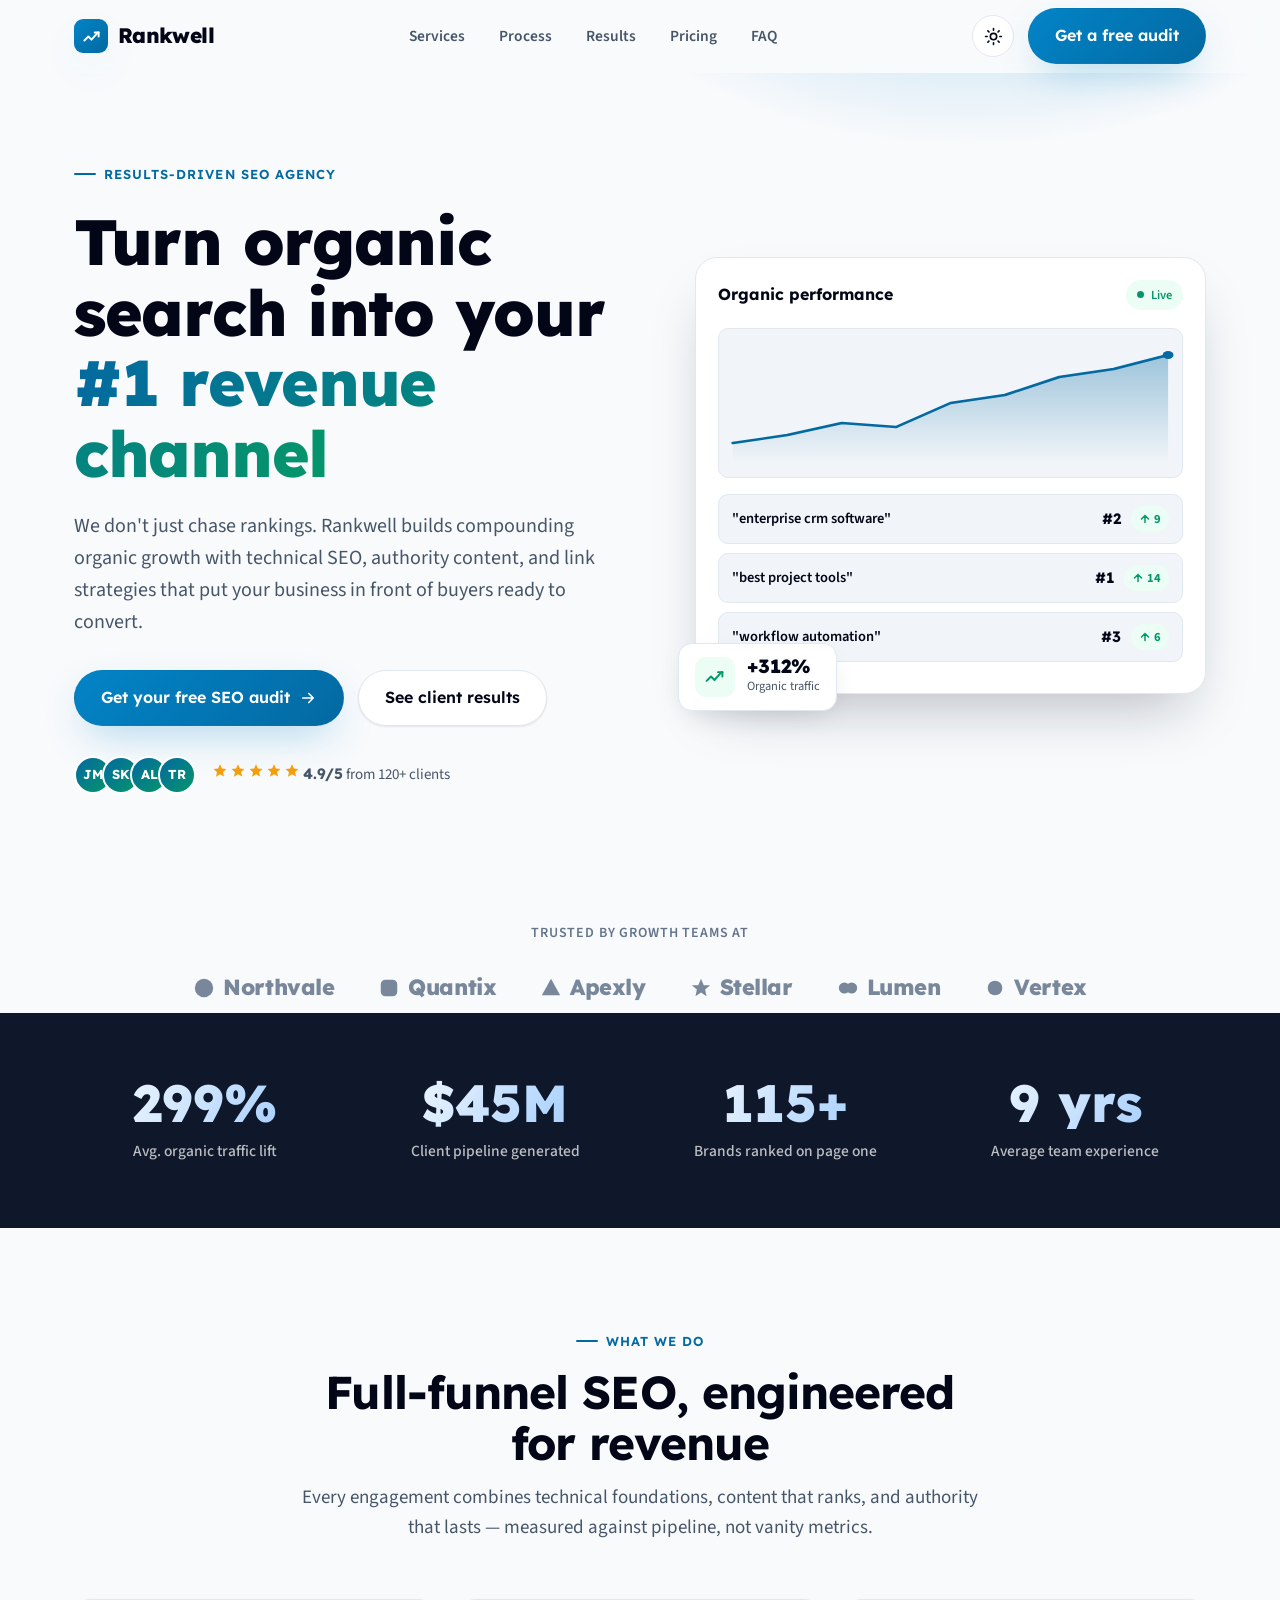
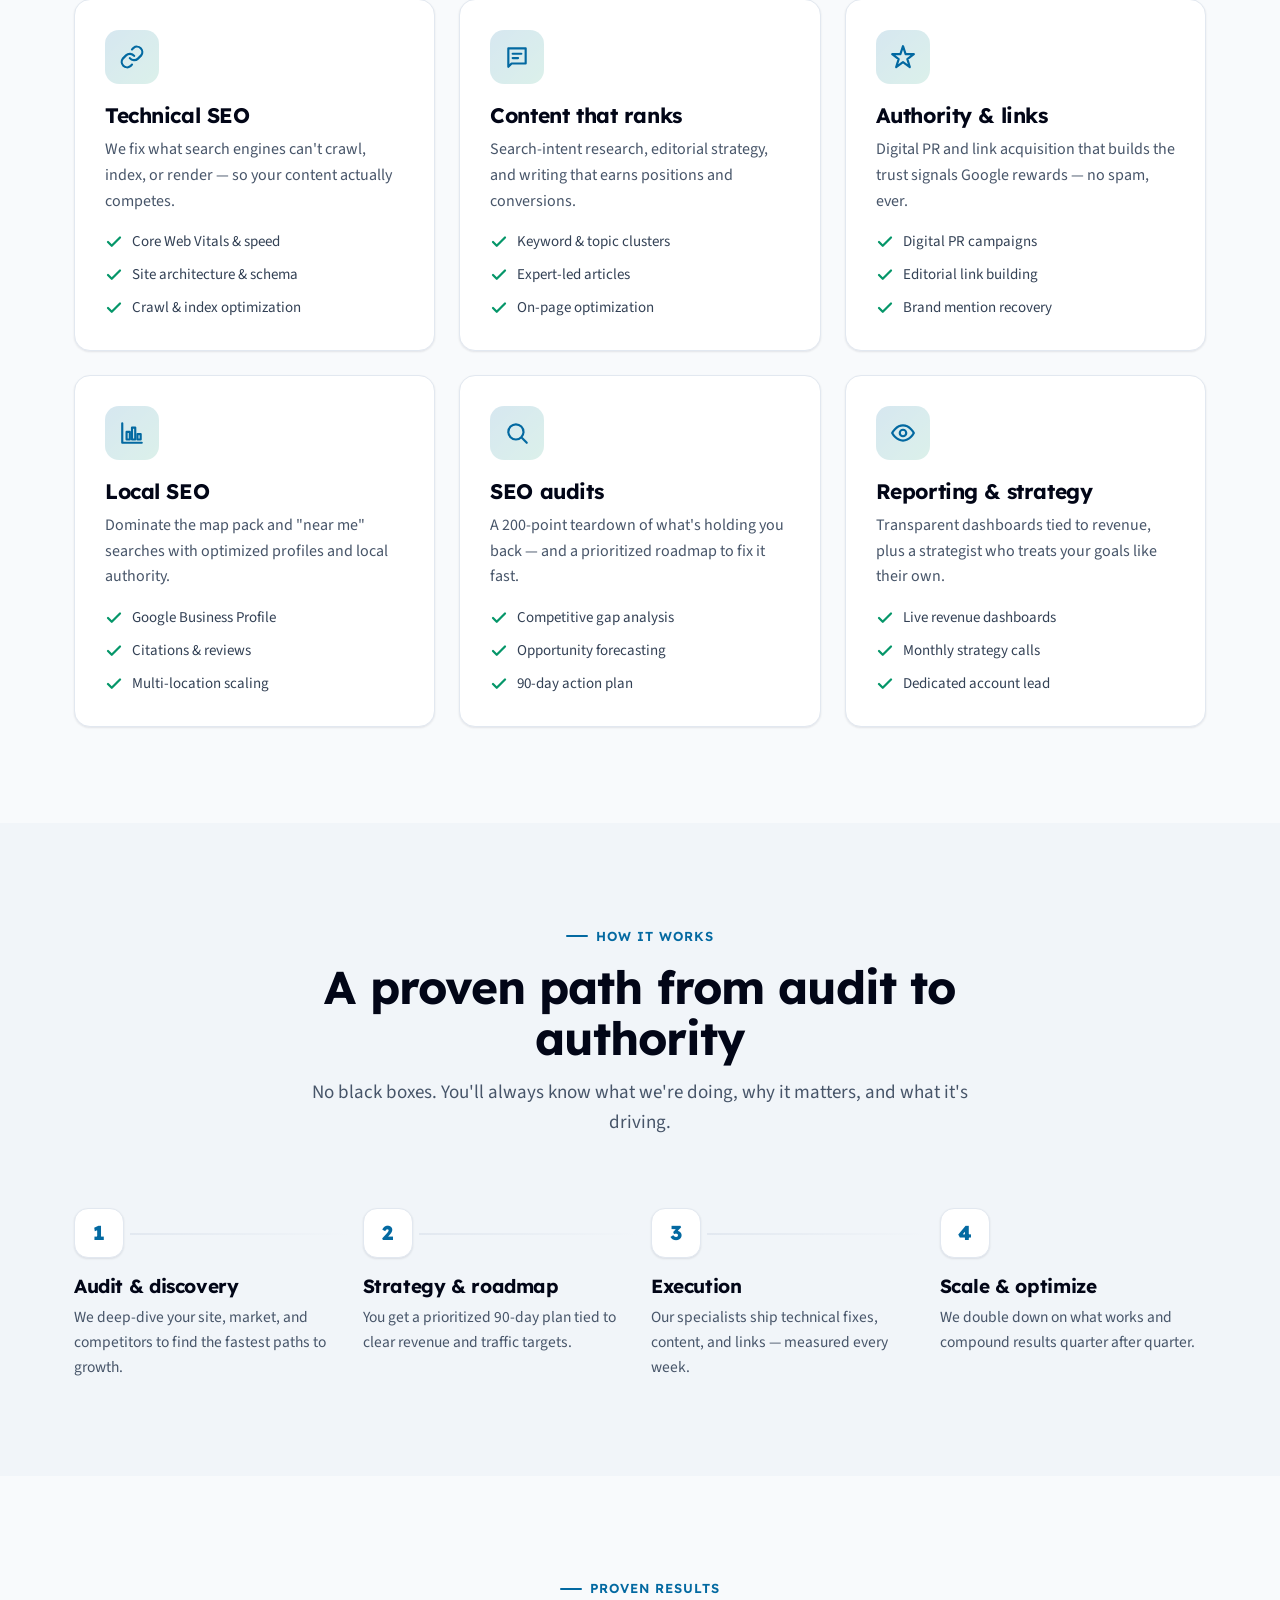
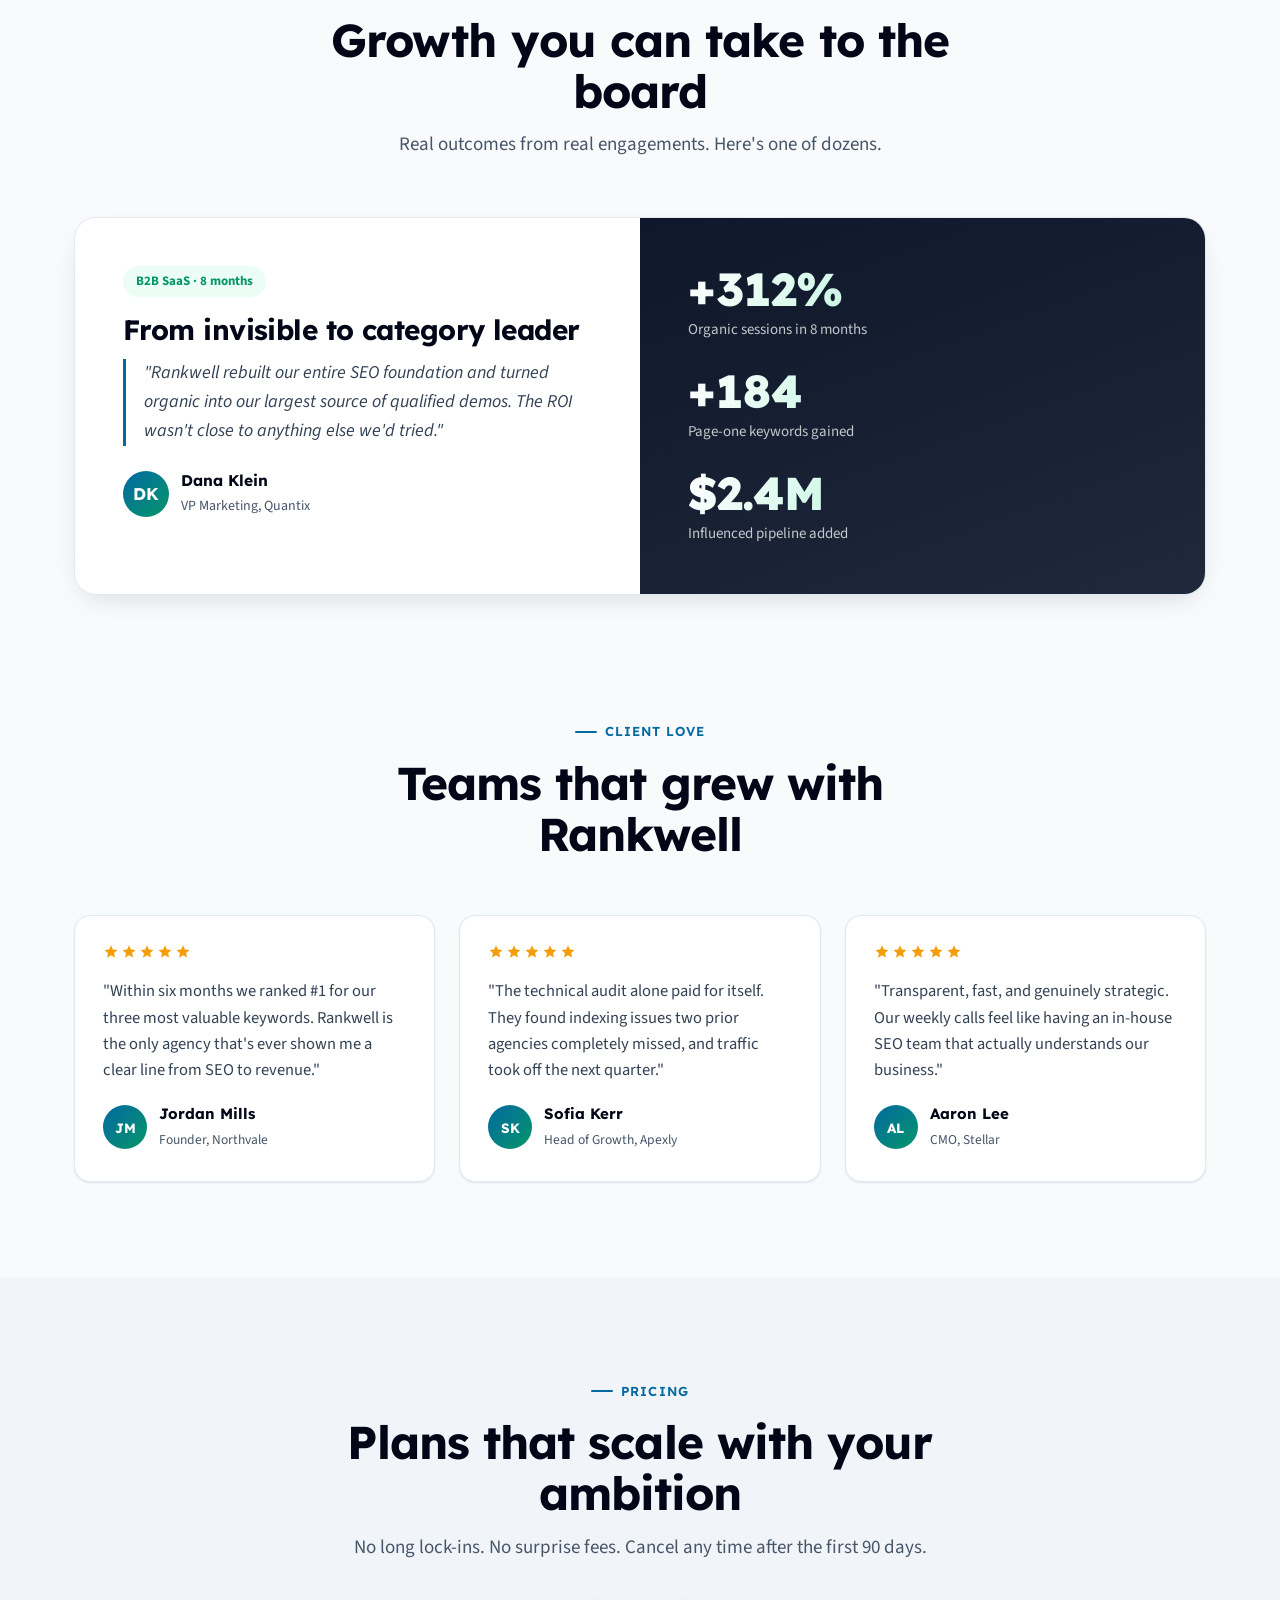
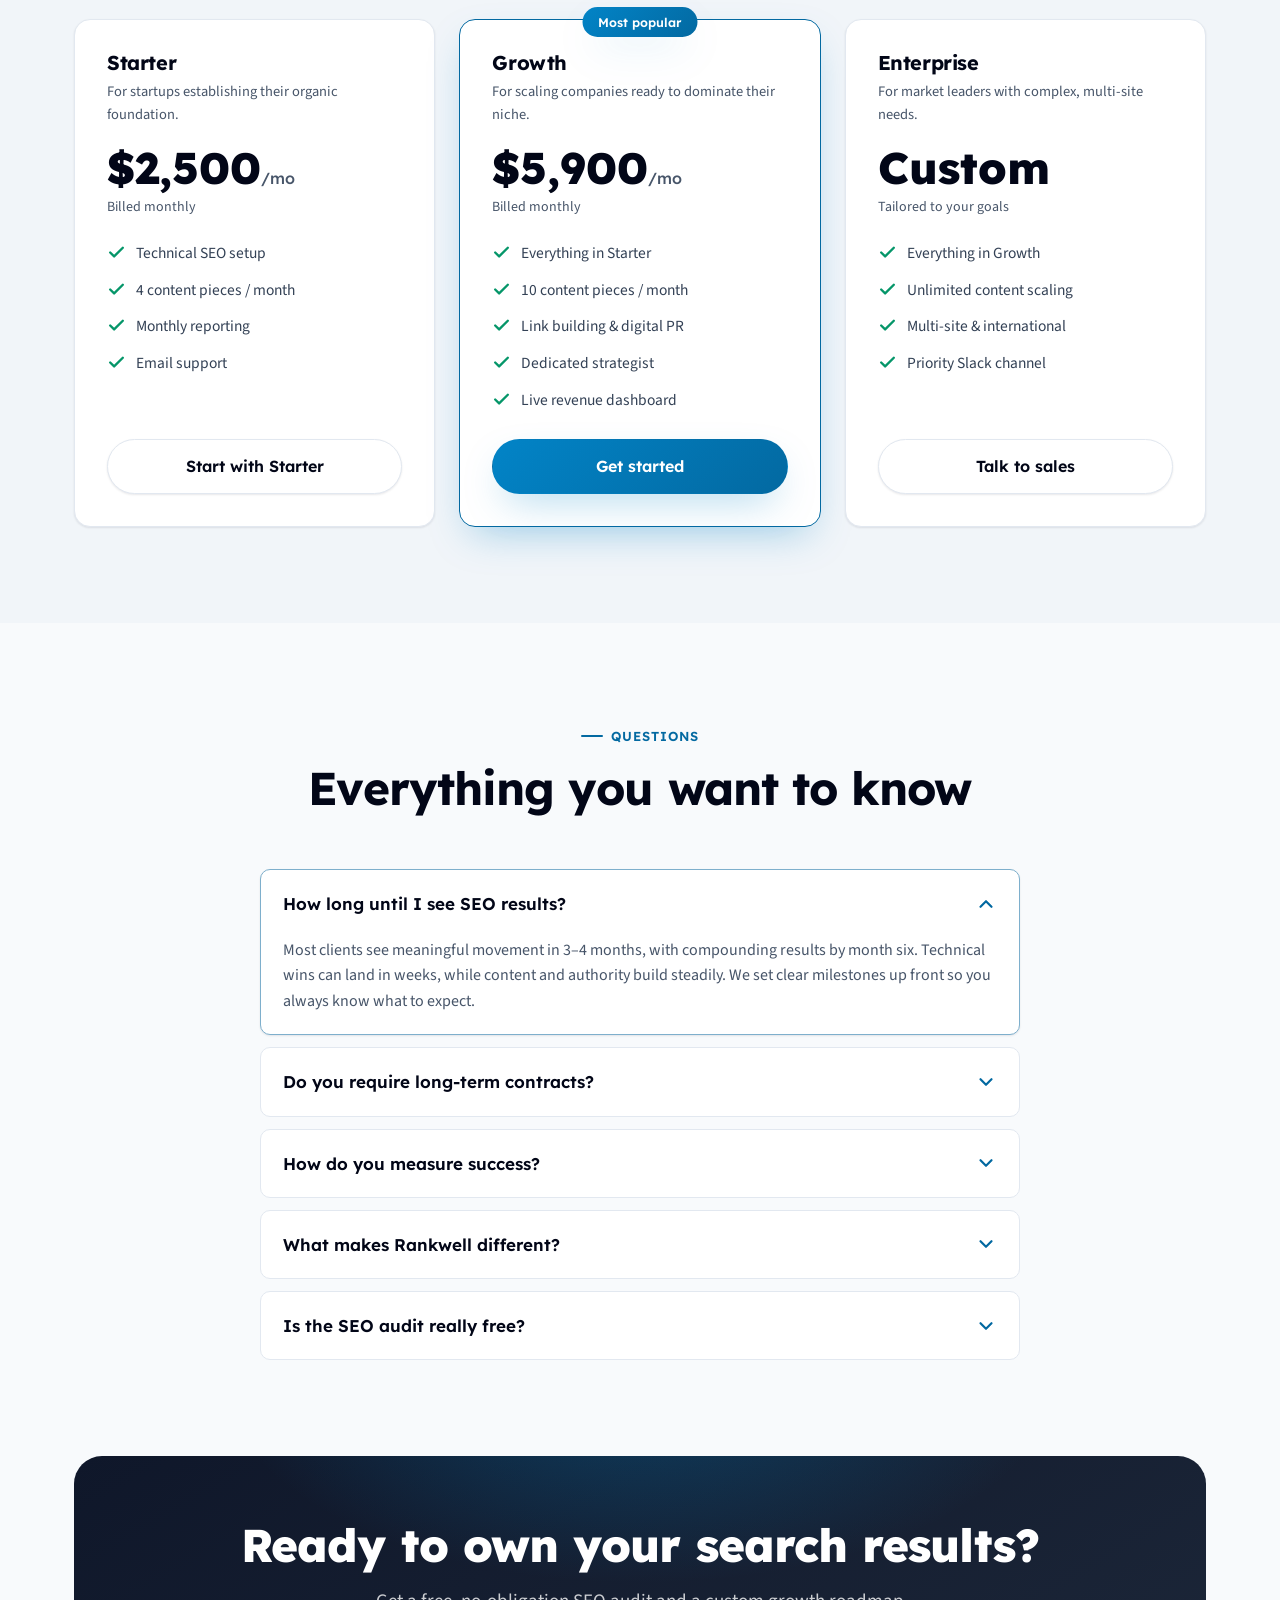
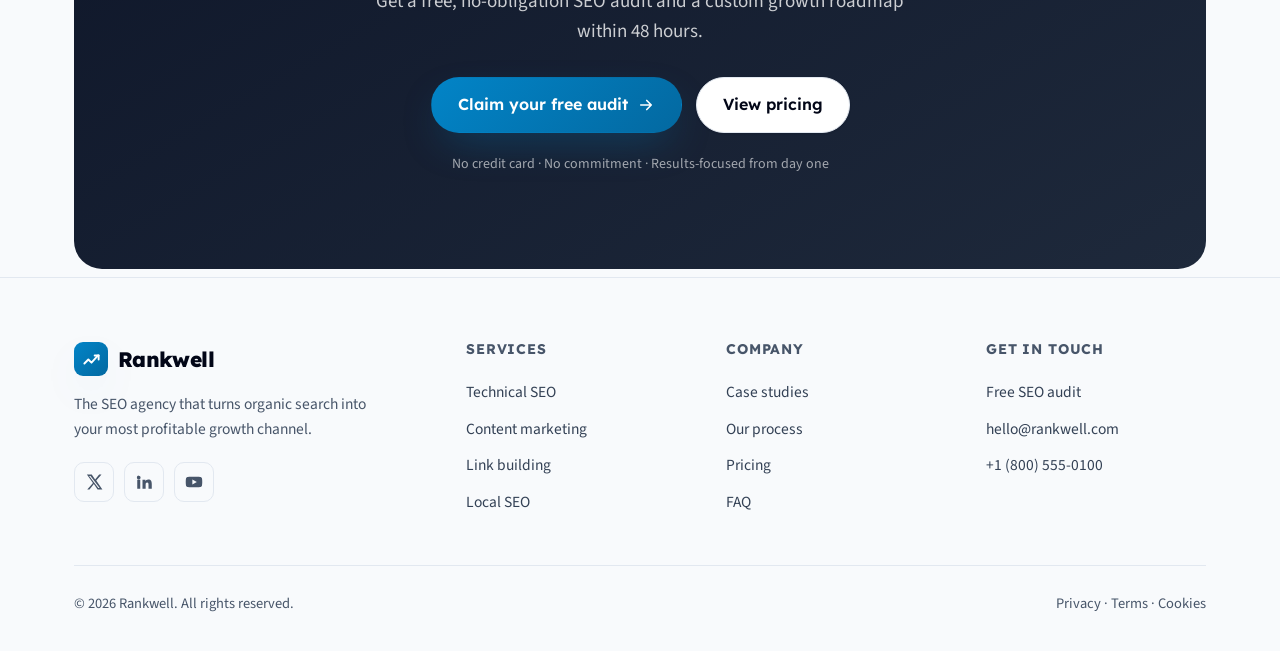
<file: seo-agency-landing.html>
<!DOCTYPE html>
<html lang="en">
<head>
<meta charset="UTF-8" />
<meta name="viewport" content="width=device-width, initial-scale=1" />
<title>Rankwell — SEO Agency That Grows Your Organic Revenue</title>
<meta name="description" content="Rankwell is a results-driven SEO agency. We turn search traffic into pipeline with technical SEO, content, and authority building. Get a free SEO audit." />
<link rel="preconnect" href="https://fonts.googleapis.com" />
<link rel="preconnect" href="https://fonts.gstatic.com" crossorigin />
<link href="https://fonts.googleapis.com/css2?family=Lexend:wght@400;500;600;700;800&family=Source+Sans+3:wght@400;500;600;700&display=swap" rel="stylesheet" />
<style>
  /* ============ TOKENS ============ */
  :root {
    --navy: #0F172A;
    --navy-700: #1E293B;
    --slate: #334155;
    --slate-500: #64748B;
    --accent: #0369A1;
    --accent-600: #0284C7;
    --accent-glow: rgba(2, 132, 199, 0.35);
    --growth: #059669;
    --growth-soft: #ECFDF5;
    --star: #F59E0B;

    --bg: #F8FAFC;
    --surface: #FFFFFF;
    --surface-alt: #F1F5F9;
    --fg: #020617;
    --fg-muted: #475569;
    --border: #E2E8F0;
    --ring: rgba(2, 132, 199, 0.45);

    --radius: 16px;
    --radius-sm: 10px;
    --radius-pill: 999px;
    --shadow-sm: 0 1px 2px rgba(15, 23, 42, 0.06), 0 1px 3px rgba(15, 23, 42, 0.04);
    --shadow-md: 0 10px 30px -12px rgba(15, 23, 42, 0.18);
    --shadow-lg: 0 30px 60px -20px rgba(15, 23, 42, 0.28);
    --shadow-accent: 0 16px 40px -12px var(--accent-glow);

    --maxw: 1180px;
    --ease: cubic-bezier(0.22, 1, 0.36, 1);
  }

  [data-theme="dark"] {
    --navy: #E2E8F0;
    --navy-700: #CBD5E1;
    --slate: #CBD5E1;
    --slate-500: #94A3B8;
    --accent: #38BDF8;
    --accent-600: #0EA5E9;
    --accent-glow: rgba(56, 189, 248, 0.30);
    --growth: #34D399;
    --growth-soft: rgba(52, 211, 153, 0.10);

    --bg: #0B1120;
    --surface: #111A2E;
    --surface-alt: #0F1729;
    --fg: #F1F5F9;
    --fg-muted: #94A3B8;
    --border: #1E293B;
    --shadow-md: 0 10px 30px -12px rgba(0, 0, 0, 0.6);
    --shadow-lg: 0 30px 60px -20px rgba(0, 0, 0, 0.7);
  }

  /* ============ RESET ============ */
  *, *::before, *::after { box-sizing: border-box; margin: 0; padding: 0; }
  html { scroll-behavior: smooth; -webkit-text-size-adjust: 100%; }
  body {
    font-family: "Source Sans 3", system-ui, sans-serif;
    background: var(--bg);
    color: var(--fg);
    line-height: 1.6;
    font-size: 17px;
    -webkit-font-smoothing: antialiased;
    overflow-x: hidden;
    transition: background 0.4s var(--ease), color 0.4s var(--ease);
  }
  h1, h2, h3, h4 { font-family: "Lexend", sans-serif; line-height: 1.1; letter-spacing: -0.02em; color: var(--fg); }
  a { color: inherit; text-decoration: none; }
  img, svg { display: block; max-width: 100%; }
  ::selection { background: var(--accent); color: #fff; }

  .wrap { max-width: var(--maxw); margin: 0 auto; padding: 0 24px; }
  .eyebrow {
    display: inline-flex; align-items: center; gap: 8px;
    font-family: "Lexend", sans-serif; font-weight: 600; font-size: 13px;
    letter-spacing: 0.08em; text-transform: uppercase; color: var(--accent);
  }
  .eyebrow::before { content: ""; width: 22px; height: 2px; background: var(--accent); border-radius: 2px; }

  section { padding: 96px 0; position: relative; }
  .section-head { max-width: 680px; margin: 0 auto 56px; text-align: center; }
  .section-head h2 { font-size: clamp(30px, 4.4vw, 46px); font-weight: 700; margin: 16px 0 14px; }
  .section-head p { color: var(--fg-muted); font-size: 19px; }

  /* ============ BUTTONS ============ */
  .btn {
    display: inline-flex; align-items: center; justify-content: center; gap: 9px;
    font-family: "Lexend", sans-serif; font-weight: 600; font-size: 16px;
    padding: 14px 26px; border-radius: var(--radius-pill); border: 1px solid transparent;
    cursor: pointer; transition: transform 0.2s var(--ease), box-shadow 0.25s var(--ease), background 0.2s var(--ease);
    white-space: nowrap;
  }
  .btn:focus-visible { outline: 3px solid var(--ring); outline-offset: 2px; }
  .btn-primary {
    background: linear-gradient(135deg, var(--accent-600), var(--accent));
    color: #fff; box-shadow: var(--shadow-accent);
  }
  .btn-primary:hover { transform: translateY(-2px); box-shadow: 0 22px 50px -14px var(--accent-glow); }
  .btn-ghost { background: var(--surface); color: var(--fg); border-color: var(--border); box-shadow: var(--shadow-sm); }
  .btn-ghost:hover { transform: translateY(-2px); border-color: var(--accent); color: var(--accent); }
  .btn svg { width: 18px; height: 18px; }

  /* ============ NAV ============ */
  header.nav {
    position: sticky; top: 0; z-index: 100;
    backdrop-filter: saturate(180%) blur(14px);
    background: color-mix(in srgb, var(--bg) 82%, transparent);
    border-bottom: 1px solid transparent;
    transition: border-color 0.3s var(--ease), background 0.3s var(--ease);
  }
  header.nav.scrolled { border-color: var(--border); background: color-mix(in srgb, var(--bg) 92%, transparent); }
  .nav-inner { display: flex; align-items: center; justify-content: space-between; height: 72px; }
  .logo { display: flex; align-items: center; gap: 10px; font-family: "Lexend"; font-weight: 800; font-size: 21px; letter-spacing: -0.03em; }
  .logo-mark {
    width: 34px; height: 34px; border-radius: 9px; display: grid; place-items: center;
    background: linear-gradient(135deg, var(--accent-600), var(--accent)); color: #fff;
    box-shadow: var(--shadow-accent);
  }
  .logo-mark svg { width: 19px; height: 19px; }
  .nav-links { display: flex; align-items: center; gap: 34px; }
  .nav-links a.link { font-weight: 600; font-size: 15.5px; color: var(--fg-muted); transition: color 0.2s; }
  .nav-links a.link:hover { color: var(--accent); }
  .nav-actions { display: flex; align-items: center; gap: 14px; }
  .theme-toggle {
    width: 42px; height: 42px; border-radius: 50%; border: 1px solid var(--border);
    background: var(--surface); color: var(--fg); cursor: pointer; display: grid; place-items: center;
    transition: transform 0.3s var(--ease), border-color 0.2s;
  }
  .theme-toggle:hover { transform: rotate(20deg); border-color: var(--accent); }
  .theme-toggle:focus-visible { outline: 3px solid var(--ring); outline-offset: 2px; }
  .theme-toggle svg { width: 19px; height: 19px; }
  .theme-toggle .moon { display: none; }
  [data-theme="dark"] .theme-toggle .sun { display: none; }
  [data-theme="dark"] .theme-toggle .moon { display: block; }
  .menu-btn { display: none; background: none; border: 0; cursor: pointer; color: var(--fg); padding: 8px; }

  /* ============ HERO ============ */
  .hero { padding: 84px 0 88px; position: relative; overflow: hidden; }
  .hero::before {
    content: ""; position: absolute; inset: -40% 0 auto -10%; height: 720px; z-index: 0;
    background:
      radial-gradient(600px 380px at 78% 18%, var(--accent-glow), transparent 70%),
      radial-gradient(520px 340px at 12% 8%, rgba(5,150,105,0.16), transparent 70%);
    pointer-events: none;
  }
  .hero-grid { position: relative; z-index: 1; display: grid; grid-template-columns: 1.05fr 0.95fr; gap: 56px; align-items: center; }
  .hero-copy h1 { font-size: clamp(38px, 5.6vw, 64px); font-weight: 800; margin: 22px 0 22px; }
  .hero-copy h1 .grad {
    background: linear-gradient(120deg, var(--accent), var(--growth));
    -webkit-background-clip: text; background-clip: text; -webkit-text-fill-color: transparent;
  }
  .hero-copy p.lede { font-size: 20px; color: var(--fg-muted); max-width: 540px; margin-bottom: 32px; }
  .hero-cta { display: flex; gap: 14px; flex-wrap: wrap; margin-bottom: 30px; }
  .hero-trust { display: flex; align-items: center; gap: 16px; flex-wrap: wrap; color: var(--fg-muted); font-size: 15px; }
  .avatars { display: flex; }
  .avatars span {
    width: 38px; height: 38px; border-radius: 50%; margin-left: -10px; border: 2px solid var(--surface);
    background: linear-gradient(135deg, var(--accent), var(--growth)); display: grid; place-items: center;
    color: #fff; font-weight: 700; font-size: 13px; font-family: "Lexend";
  }
  .avatars span:first-child { margin-left: 0; }
  .stars { display: inline-flex; gap: 2px; color: var(--star); }
  .stars svg { width: 16px; height: 16px; }

  /* hero panel: ranking dashboard mock */
  .hero-panel {
    background: var(--surface); border: 1px solid var(--border); border-radius: 22px;
    box-shadow: var(--shadow-lg); padding: 22px; position: relative;
  }
  .panel-top { display: flex; align-items: center; justify-content: space-between; margin-bottom: 18px; }
  .panel-top .ttl { font-family: "Lexend"; font-weight: 700; font-size: 16px; }
  .badge-live { display: inline-flex; align-items: center; gap: 7px; font-size: 12.5px; font-weight: 600; color: var(--growth); background: var(--growth-soft); padding: 5px 11px; border-radius: var(--radius-pill); }
  .badge-live .dot { width: 7px; height: 7px; border-radius: 50%; background: var(--growth); box-shadow: 0 0 0 0 rgba(5,150,105,0.5); animation: pulse 2s infinite; }
  @keyframes pulse { 0%{box-shadow:0 0 0 0 rgba(5,150,105,0.5);} 70%{box-shadow:0 0 0 8px rgba(5,150,105,0);} 100%{box-shadow:0 0 0 0 rgba(5,150,105,0);} }

  .chart {
    height: 150px; border-radius: var(--radius-sm); background: var(--surface-alt);
    border: 1px solid var(--border); padding: 14px; position: relative; overflow: hidden; margin-bottom: 16px;
  }
  .chart svg { width: 100%; height: 100%; overflow: visible; }
  .kw-row { display: flex; align-items: center; justify-content: space-between; padding: 11px 13px; border-radius: var(--radius-sm); background: var(--surface-alt); border: 1px solid var(--border); margin-bottom: 9px; }
  .kw-row:last-child { margin-bottom: 0; }
  .kw-name { font-weight: 600; font-size: 14.5px; }
  .kw-pos { display: flex; align-items: center; gap: 10px; }
  .kw-rank { font-family: "Lexend"; font-weight: 700; font-size: 15px; }
  .kw-delta { display: inline-flex; align-items: center; gap: 3px; font-size: 12.5px; font-weight: 700; color: var(--growth); background: var(--growth-soft); padding: 3px 8px; border-radius: var(--radius-pill); }
  .kw-delta svg { width: 12px; height: 12px; }
  .float-badge {
    position: absolute; bottom: -18px; left: -18px; background: var(--surface); border: 1px solid var(--border);
    border-radius: 14px; box-shadow: var(--shadow-md); padding: 13px 16px; display: flex; align-items: center; gap: 12px;
  }
  .float-badge .ic { width: 40px; height: 40px; border-radius: 11px; background: var(--growth-soft); color: var(--growth); display: grid; place-items: center; }
  .float-badge .ic svg { width: 21px; height: 21px; }
  .float-badge .n { font-family: "Lexend"; font-weight: 800; font-size: 19px; line-height: 1; }
  .float-badge .l { font-size: 12.5px; color: var(--fg-muted); }

  /* ============ LOGOS ============ */
  .logos { padding: 40px 0 8px; }
  .logos p { text-align: center; color: var(--slate-500); font-size: 14px; font-weight: 600; letter-spacing: 0.06em; text-transform: uppercase; margin-bottom: 26px; }
  .logo-grid { display: flex; flex-wrap: wrap; justify-content: center; align-items: center; gap: 44px; opacity: 0.85; }
  .logo-grid .brand { font-family: "Lexend"; font-weight: 800; font-size: 22px; color: var(--slate-500); letter-spacing: -0.02em; display: flex; align-items: center; gap: 8px; transition: color 0.25s, opacity 0.25s; }
  .logo-grid .brand svg { width: 22px; height: 22px; }
  .logo-grid .brand:hover { color: var(--fg); }

  /* ============ STATS ============ */
  .stats-band { background: var(--navy); color: #fff; border-radius: 0; }
  [data-theme="dark"] .stats-band { background: var(--surface); border-top: 1px solid var(--border); border-bottom: 1px solid var(--border); }
  .stats-band .grid { display: grid; grid-template-columns: repeat(4, 1fr); gap: 28px; }
  .stat { text-align: center; }
  .stat .num { font-family: "Lexend"; font-weight: 800; font-size: clamp(34px, 4.6vw, 52px); line-height: 1; background: linear-gradient(120deg, #fff, #93C5FD); -webkit-background-clip: text; background-clip: text; -webkit-text-fill-color: transparent; }
  [data-theme="dark"] .stat .num { background: linear-gradient(120deg, var(--accent), var(--growth)); -webkit-background-clip: text; background-clip: text; }
  .stat .lbl { margin-top: 10px; color: rgba(255,255,255,0.72); font-size: 15.5px; font-weight: 500; }
  [data-theme="dark"] .stat .lbl { color: var(--fg-muted); }

  /* ============ SERVICES ============ */
  .cards { display: grid; grid-template-columns: repeat(3, 1fr); gap: 24px; }
  .card {
    background: var(--surface); border: 1px solid var(--border); border-radius: var(--radius);
    padding: 30px; box-shadow: var(--shadow-sm); position: relative; overflow: hidden;
    transition: transform 0.3s var(--ease), box-shadow 0.3s var(--ease), border-color 0.3s var(--ease);
  }
  .card::after { content: ""; position: absolute; inset: 0 0 auto 0; height: 3px; background: linear-gradient(90deg, var(--accent), var(--growth)); transform: scaleX(0); transform-origin: left; transition: transform 0.4s var(--ease); }
  .card:hover { transform: translateY(-6px); box-shadow: var(--shadow-md); border-color: color-mix(in srgb, var(--accent) 40%, var(--border)); }
  .card:hover::after { transform: scaleX(1); }
  .card .ic { width: 54px; height: 54px; border-radius: 14px; display: grid; place-items: center; background: linear-gradient(135deg, color-mix(in srgb, var(--accent) 16%, transparent), color-mix(in srgb, var(--growth) 14%, transparent)); color: var(--accent); margin-bottom: 20px; }
  .card .ic svg { width: 26px; height: 26px; }
  .card h3 { font-size: 21px; font-weight: 700; margin-bottom: 10px; }
  .card p { color: var(--fg-muted); font-size: 16px; }
  .card ul { list-style: none; margin-top: 16px; display: grid; gap: 9px; }
  .card li { display: flex; gap: 9px; align-items: flex-start; font-size: 15px; color: var(--slate); }
  .card li svg { width: 18px; height: 18px; color: var(--growth); flex-shrink: 0; margin-top: 3px; }

  /* ============ PROCESS ============ */
  .process { background: var(--surface-alt); }
  [data-theme="dark"] .process { background: var(--surface-alt); }
  .steps { display: grid; grid-template-columns: repeat(4, 1fr); gap: 22px; counter-reset: step; }
  .step { position: relative; padding-top: 14px; }
  .step .badge { width: 50px; height: 50px; border-radius: 14px; background: var(--surface); border: 1px solid var(--border); display: grid; place-items: center; font-family: "Lexend"; font-weight: 800; font-size: 20px; color: var(--accent); box-shadow: var(--shadow-sm); margin-bottom: 18px; position: relative; z-index: 1; }
  .step h3 { font-size: 19px; margin-bottom: 8px; }
  .step p { color: var(--fg-muted); font-size: 15.5px; }
  .steps .step:not(:last-child)::before { content: ""; position: absolute; top: 39px; left: 56px; right: -8px; height: 2px; background: linear-gradient(90deg, var(--border), transparent); }

  /* ============ CASE STUDY ============ */
  .case {
    display: grid; grid-template-columns: 1fr 1fr; gap: 0;
    background: var(--surface); border: 1px solid var(--border); border-radius: 22px; overflow: hidden; box-shadow: var(--shadow-md);
  }
  .case-left { padding: 48px; }
  .case-left .tag { display: inline-block; background: var(--growth-soft); color: var(--growth); font-weight: 700; font-size: 13px; padding: 5px 13px; border-radius: var(--radius-pill); margin-bottom: 18px; }
  .case-left h3 { font-size: 28px; font-weight: 700; margin-bottom: 14px; }
  .case-left p.q { font-size: 18px; color: var(--slate); font-style: italic; line-height: 1.6; margin-bottom: 22px; border-left: 3px solid var(--accent); padding-left: 18px; }
  .case-author { display: flex; align-items: center; gap: 12px; }
  .case-author .ava { width: 46px; height: 46px; border-radius: 50%; background: linear-gradient(135deg, var(--accent), var(--growth)); display: grid; place-items: center; color: #fff; font-weight: 700; font-family: "Lexend"; }
  .case-author .meta b { display: block; font-family: "Lexend"; font-size: 15.5px; }
  .case-author .meta span { font-size: 14px; color: var(--fg-muted); }
  .case-right { background: linear-gradient(160deg, var(--navy), var(--navy-700)); padding: 48px; color: #fff; display: flex; flex-direction: column; justify-content: center; gap: 26px; }
  [data-theme="dark"] .case-right { background: linear-gradient(160deg, var(--surface-alt), var(--bg)); border-left: 1px solid var(--border); }
  .case-metric .big { font-family: "Lexend"; font-weight: 800; font-size: 46px; line-height: 1; background: linear-gradient(120deg, #fff, #6EE7B7); -webkit-background-clip: text; background-clip: text; -webkit-text-fill-color: transparent; }
  [data-theme="dark"] .case-metric .big { background: linear-gradient(120deg, var(--accent), var(--growth)); -webkit-background-clip: text; background-clip: text; }
  .case-metric .cap { color: rgba(255,255,255,0.75); font-size: 15px; margin-top: 6px; }
  [data-theme="dark"] .case-metric .cap { color: var(--fg-muted); }

  /* ============ TESTIMONIALS ============ */
  .tcards { display: grid; grid-template-columns: repeat(3, 1fr); gap: 24px; }
  .tcard { background: var(--surface); border: 1px solid var(--border); border-radius: var(--radius); padding: 28px; box-shadow: var(--shadow-sm); display: flex; flex-direction: column; gap: 18px; transition: transform 0.3s var(--ease), box-shadow 0.3s var(--ease); }
  .tcard:hover { transform: translateY(-4px); box-shadow: var(--shadow-md); }
  .tcard p { font-size: 16.5px; color: var(--slate); }
  .tcard .who { display: flex; align-items: center; gap: 12px; margin-top: auto; }
  .tcard .who .ava { width: 44px; height: 44px; border-radius: 50%; background: linear-gradient(135deg, var(--accent), var(--growth)); display: grid; place-items: center; color: #fff; font-weight: 700; font-family: "Lexend"; }
  .tcard .who b { display: block; font-family: "Lexend"; font-size: 15px; }
  .tcard .who span { font-size: 13.5px; color: var(--fg-muted); }

  /* ============ PRICING ============ */
  .pricing { background: var(--surface-alt); }
  .plans { display: grid; grid-template-columns: repeat(3, 1fr); gap: 24px; align-items: stretch; }
  .plan { background: var(--surface); border: 1px solid var(--border); border-radius: var(--radius); padding: 32px; box-shadow: var(--shadow-sm); display: flex; flex-direction: column; position: relative; transition: transform 0.3s var(--ease), box-shadow 0.3s var(--ease); }
  .plan:hover { transform: translateY(-5px); box-shadow: var(--shadow-md); }
  .plan.featured { border-color: var(--accent); box-shadow: var(--shadow-accent); }
  .plan.featured::before { content: "Most popular"; position: absolute; top: -13px; left: 50%; transform: translateX(-50%); background: linear-gradient(135deg, var(--accent-600), var(--accent)); color: #fff; font-family: "Lexend"; font-weight: 600; font-size: 12.5px; padding: 5px 16px; border-radius: var(--radius-pill); box-shadow: var(--shadow-accent); }
  .plan h3 { font-size: 20px; margin-bottom: 6px; }
  .plan .desc { color: var(--fg-muted); font-size: 14.5px; margin-bottom: 20px; }
  .plan .price { font-family: "Lexend"; font-weight: 800; font-size: 44px; line-height: 1; }
  .plan .price small { font-size: 16px; font-weight: 500; color: var(--fg-muted); }
  .plan .per { font-size: 14px; color: var(--fg-muted); margin: 6px 0 22px; }
  .plan ul { list-style: none; display: grid; gap: 12px; margin-bottom: 26px; }
  .plan li { display: flex; gap: 10px; font-size: 15.5px; color: var(--slate); }
  .plan li svg { width: 19px; height: 19px; color: var(--growth); flex-shrink: 0; margin-top: 2px; }
  .plan .btn { width: 100%; margin-top: auto; }

  /* ============ FAQ ============ */
  .faq-list { max-width: 760px; margin: 0 auto; display: grid; gap: 12px; }
  details.faq { background: var(--surface); border: 1px solid var(--border); border-radius: var(--radius-sm); overflow: hidden; transition: border-color 0.25s, box-shadow 0.25s; }
  details.faq[open] { border-color: color-mix(in srgb, var(--accent) 45%, var(--border)); box-shadow: var(--shadow-sm); }
  details.faq summary { list-style: none; cursor: pointer; padding: 20px 22px; display: flex; align-items: center; justify-content: space-between; gap: 16px; font-family: "Lexend"; font-weight: 600; font-size: 17px; }
  details.faq summary::-webkit-details-marker { display: none; }
  details.faq summary:focus-visible { outline: 3px solid var(--ring); outline-offset: -3px; border-radius: var(--radius-sm); }
  details.faq summary .chev { width: 22px; height: 22px; flex-shrink: 0; color: var(--accent); transition: transform 0.3s var(--ease); }
  details.faq[open] summary .chev { transform: rotate(180deg); }
  details.faq .ans { padding: 0 22px 20px; color: var(--fg-muted); font-size: 16px; }

  /* ============ CTA ============ */
  .cta-band { padding: 0; }
  .cta-inner {
    background: linear-gradient(150deg, var(--navy), var(--navy-700));
    border-radius: 28px; padding: 64px 48px; text-align: center; position: relative; overflow: hidden;
  }
  [data-theme="dark"] .cta-inner { background: linear-gradient(150deg, var(--surface), var(--surface-alt)); border: 1px solid var(--border); }
  .cta-inner::before { content: ""; position: absolute; inset: 0; background: radial-gradient(600px 300px at 50% -20%, var(--accent-glow), transparent 70%); pointer-events: none; }
  .cta-inner h2 { color: #fff; font-size: clamp(30px, 4.5vw, 46px); font-weight: 800; margin-bottom: 16px; position: relative; }
  [data-theme="dark"] .cta-inner h2 { color: var(--fg); }
  .cta-inner p { color: rgba(255,255,255,0.78); font-size: 19px; max-width: 560px; margin: 0 auto 30px; position: relative; }
  [data-theme="dark"] .cta-inner p { color: var(--fg-muted); }
  .cta-actions { display: flex; gap: 14px; justify-content: center; flex-wrap: wrap; position: relative; }
  .cta-inner .note { margin-top: 20px; color: rgba(255,255,255,0.6); font-size: 14px; position: relative; }
  [data-theme="dark"] .cta-inner .note { color: var(--fg-muted); }

  /* ============ FOOTER ============ */
  footer { padding: 64px 0 36px; border-top: 1px solid var(--border); margin-top: 8px; }
  .foot-grid { display: grid; grid-template-columns: 1.6fr 1fr 1fr 1fr; gap: 40px; margin-bottom: 44px; }
  .foot-brand p { color: var(--fg-muted); font-size: 15.5px; margin: 16px 0 20px; max-width: 300px; }
  .socials { display: flex; gap: 10px; }
  .socials a { width: 40px; height: 40px; border-radius: 10px; border: 1px solid var(--border); display: grid; place-items: center; color: var(--fg-muted); transition: all 0.2s; }
  .socials a:hover { color: var(--accent); border-color: var(--accent); transform: translateY(-2px); }
  .socials a svg { width: 18px; height: 18px; }
  .foot-col h4 { font-size: 14px; text-transform: uppercase; letter-spacing: 0.06em; color: var(--fg-muted); margin-bottom: 16px; }
  .foot-col a { display: block; color: var(--slate); font-size: 15.5px; padding: 6px 0; transition: color 0.2s; }
  .foot-col a:hover { color: var(--accent); }
  .foot-bottom { display: flex; align-items: center; justify-content: space-between; padding-top: 26px; border-top: 1px solid var(--border); color: var(--fg-muted); font-size: 14.5px; flex-wrap: wrap; gap: 12px; }

  /* ============ REVEAL ANIM ============ */
  .reveal { opacity: 0; transform: translateY(28px); transition: opacity 0.7s var(--ease), transform 0.7s var(--ease); }
  .reveal.in { opacity: 1; transform: none; }

  /* ============ RESPONSIVE ============ */
  @media (max-width: 980px) {
    .hero-grid { grid-template-columns: 1fr; gap: 44px; }
    .hero-panel { max-width: 480px; }
    .cards, .tcards, .plans { grid-template-columns: repeat(2, 1fr); }
    .steps { grid-template-columns: repeat(2, 1fr); }
    .steps .step::before { display: none; }
    .stats-band .grid { grid-template-columns: repeat(2, 1fr); gap: 36px; }
    .case { grid-template-columns: 1fr; }
    .plan.featured { transform: none; }
  }
  @media (max-width: 760px) {
    .nav-links { display: none; }
    .menu-btn { display: grid; }
    section { padding: 72px 0; }
    .hero { padding: 56px 0 64px; }
    .cards, .tcards, .plans, .foot-grid { grid-template-columns: 1fr; }
    .foot-grid { gap: 30px; }
    .case-left, .case-right { padding: 32px; }
    .cta-inner { padding: 48px 26px; }
    .hero-cta .btn, .cta-actions .btn { flex: 1 1 auto; }
  }
  @media (prefers-reduced-motion: reduce) {
    * { animation: none !important; scroll-behavior: auto !important; }
    .reveal { opacity: 1; transform: none; transition: none; }
  }
</style>
</head>
<body>

<!-- ===== NAV ===== -->
<header class="nav" id="nav">
  <div class="wrap nav-inner">
    <a href="#" class="logo" aria-label="Rankwell home">
      <span class="logo-mark" aria-hidden="true">
        <svg viewBox="0 0 24 24" fill="none" stroke="currentColor" stroke-width="2.4" stroke-linecap="round" stroke-linejoin="round"><path d="M3 17l5-5 4 4 8-9"/><path d="M21 7v5"/><path d="M16 7h5"/></svg>
      </span>
      Rankwell
    </a>
    <nav class="nav-links" aria-label="Primary">
      <a class="link" href="#services">Services</a>
      <a class="link" href="#process">Process</a>
      <a class="link" href="#results">Results</a>
      <a class="link" href="#pricing">Pricing</a>
      <a class="link" href="#faq">FAQ</a>
    </nav>
    <div class="nav-actions">
      <button class="theme-toggle" id="themeToggle" aria-label="Toggle dark mode">
        <svg class="sun" viewBox="0 0 24 24" fill="none" stroke="currentColor" stroke-width="2" stroke-linecap="round"><circle cx="12" cy="12" r="4"/><path d="M12 2v2M12 20v2M4.9 4.9l1.4 1.4M17.7 17.7l1.4 1.4M2 12h2M20 12h2M4.9 19.1l1.4-1.4M17.7 6.3l1.4-1.4"/></svg>
        <svg class="moon" viewBox="0 0 24 24" fill="none" stroke="currentColor" stroke-width="2" stroke-linecap="round" stroke-linejoin="round"><path d="M21 12.8A9 9 0 1111.2 3a7 7 0 009.8 9.8z"/></svg>
      </button>
      <a href="#contact" class="btn btn-primary">Get a free audit</a>
      <button class="menu-btn" aria-label="Open menu">
        <svg width="26" height="26" viewBox="0 0 24 24" fill="none" stroke="currentColor" stroke-width="2" stroke-linecap="round"><path d="M4 6h16M4 12h16M4 18h16"/></svg>
      </button>
    </div>
  </div>
</header>

<!-- ===== HERO ===== -->
<section class="hero">
  <div class="wrap hero-grid">
    <div class="hero-copy reveal">
      <span class="eyebrow">Results-driven SEO agency</span>
      <h1>Turn organic search into your <span class="grad">#1 revenue channel</span></h1>
      <p class="lede">We don't just chase rankings. Rankwell builds compounding organic growth with technical SEO, authority content, and link strategies that put your business in front of buyers ready to convert.</p>
      <div class="hero-cta">
        <a href="#contact" class="btn btn-primary">
          Get your free SEO audit
          <svg viewBox="0 0 24 24" fill="none" stroke="currentColor" stroke-width="2.2" stroke-linecap="round" stroke-linejoin="round"><path d="M5 12h14M13 6l6 6-6 6"/></svg>
        </a>
        <a href="#results" class="btn btn-ghost">See client results</a>
      </div>
      <div class="hero-trust">
        <div class="avatars" aria-hidden="true">
          <span>JM</span><span>SK</span><span>AL</span><span>TR</span>
        </div>
        <div>
          <span class="stars" aria-hidden="true">
            <svg viewBox="0 0 24 24" fill="currentColor"><path d="M12 2l2.9 6.3 6.8.6-5.1 4.5 1.5 6.7L12 17l-6 3.6 1.5-6.7L2.4 8.9l6.8-.6z"/></svg>
            <svg viewBox="0 0 24 24" fill="currentColor"><path d="M12 2l2.9 6.3 6.8.6-5.1 4.5 1.5 6.7L12 17l-6 3.6 1.5-6.7L2.4 8.9l6.8-.6z"/></svg>
            <svg viewBox="0 0 24 24" fill="currentColor"><path d="M12 2l2.9 6.3 6.8.6-5.1 4.5 1.5 6.7L12 17l-6 3.6 1.5-6.7L2.4 8.9l6.8-.6z"/></svg>
            <svg viewBox="0 0 24 24" fill="currentColor"><path d="M12 2l2.9 6.3 6.8.6-5.1 4.5 1.5 6.7L12 17l-6 3.6 1.5-6.7L2.4 8.9l6.8-.6z"/></svg>
            <svg viewBox="0 0 24 24" fill="currentColor"><path d="M12 2l2.9 6.3 6.8.6-5.1 4.5 1.5 6.7L12 17l-6 3.6 1.5-6.7L2.4 8.9l6.8-.6z"/></svg>
          </span>
          <strong style="font-family:Lexend">4.9/5</strong> from 120+ clients
        </div>
      </div>
    </div>

    <!-- Dashboard mock -->
    <div class="hero-panel reveal" aria-hidden="true">
      <div class="panel-top">
        <span class="ttl">Organic performance</span>
        <span class="badge-live"><span class="dot"></span>Live</span>
      </div>
      <div class="chart">
        <svg viewBox="0 0 320 120" preserveAspectRatio="none">
          <defs>
            <linearGradient id="area" x1="0" y1="0" x2="0" y2="1">
              <stop offset="0%" stop-color="var(--accent)" stop-opacity="0.35"/>
              <stop offset="100%" stop-color="var(--accent)" stop-opacity="0"/>
            </linearGradient>
          </defs>
          <path d="M0,100 L40,92 L80,80 L120,84 L160,60 L200,52 L240,34 L280,26 L320,12 L320,120 L0,120 Z" fill="url(#area)"/>
          <path d="M0,100 L40,92 L80,80 L120,84 L160,60 L200,52 L240,34 L280,26 L320,12" fill="none" stroke="var(--accent)" stroke-width="2.5" stroke-linecap="round" stroke-linejoin="round"/>
          <circle cx="320" cy="12" r="4" fill="var(--accent)"/>
        </svg>
      </div>
      <div class="kw-row">
        <span class="kw-name">"enterprise crm software"</span>
        <span class="kw-pos"><span class="kw-rank">#2</span><span class="kw-delta"><svg viewBox="0 0 24 24" fill="none" stroke="currentColor" stroke-width="3" stroke-linecap="round"><path d="M12 19V5M5 12l7-7 7 7"/></svg>9</span></span>
      </div>
      <div class="kw-row">
        <span class="kw-name">"best project tools"</span>
        <span class="kw-pos"><span class="kw-rank">#1</span><span class="kw-delta"><svg viewBox="0 0 24 24" fill="none" stroke="currentColor" stroke-width="3" stroke-linecap="round"><path d="M12 19V5M5 12l7-7 7 7"/></svg>14</span></span>
      </div>
      <div class="kw-row">
        <span class="kw-name">"workflow automation"</span>
        <span class="kw-pos"><span class="kw-rank">#3</span><span class="kw-delta"><svg viewBox="0 0 24 24" fill="none" stroke="currentColor" stroke-width="3" stroke-linecap="round"><path d="M12 19V5M5 12l7-7 7 7"/></svg>6</span></span>
      </div>
      <div class="float-badge">
        <span class="ic"><svg viewBox="0 0 24 24" fill="none" stroke="currentColor" stroke-width="2.2" stroke-linecap="round" stroke-linejoin="round"><path d="M3 17l5-5 4 4 8-9"/><path d="M21 7v5"/><path d="M16 7h5"/></svg></span>
        <div><div class="n">+312%</div><div class="l">Organic traffic</div></div>
      </div>
    </div>
  </div>
</section>

<!-- ===== LOGOS ===== -->
<div class="logos">
  <div class="wrap reveal">
    <p>Trusted by growth teams at</p>
    <div class="logo-grid">
      <span class="brand"><svg viewBox="0 0 24 24" fill="currentColor"><circle cx="12" cy="12" r="10"/></svg>Northvale</span>
      <span class="brand"><svg viewBox="0 0 24 24" fill="currentColor"><rect x="3" y="3" width="18" height="18" rx="5"/></svg>Quantix</span>
      <span class="brand"><svg viewBox="0 0 24 24" fill="currentColor"><path d="M12 2l10 18H2z"/></svg>Apexly</span>
      <span class="brand"><svg viewBox="0 0 24 24" fill="currentColor"><path d="M12 2l3 7h7l-5.5 4.5L18 21l-6-4-6 4 1.5-7.5L2 9h7z"/></svg>Stellar</span>
      <span class="brand"><svg viewBox="0 0 24 24" fill="currentColor"><circle cx="8" cy="12" r="6"/><circle cx="16" cy="12" r="6"/></svg>Lumen</span>
      <span class="brand"><svg viewBox="0 0 24 24" fill="currentColor"><rect x="4" y="4" width="16" height="16" rx="8"/></svg>Vertex</span>
    </div>
  </div>
</div>

<!-- ===== STATS ===== -->
<section class="stats-band" style="padding:64px 0">
  <div class="wrap grid">
    <div class="stat reveal"><div class="num" data-count="312" data-suffix="%">0%</div><div class="lbl">Avg. organic traffic lift</div></div>
    <div class="stat reveal"><div class="num" data-count="47" data-prefix="$" data-suffix="M">$0M</div><div class="lbl">Client pipeline generated</div></div>
    <div class="stat reveal"><div class="num" data-count="120" data-suffix="+">0+</div><div class="lbl">Brands ranked on page one</div></div>
    <div class="stat reveal"><div class="num" data-count="9" data-suffix=" yrs">0 yrs</div><div class="lbl">Average team experience</div></div>
  </div>
</section>

<!-- ===== SERVICES ===== -->
<section id="services">
  <div class="wrap">
    <div class="section-head reveal">
      <span class="eyebrow">What we do</span>
      <h2>Full-funnel SEO, engineered for revenue</h2>
      <p>Every engagement combines technical foundations, content that ranks, and authority that lasts — measured against pipeline, not vanity metrics.</p>
    </div>
    <div class="cards">
      <article class="card reveal">
        <span class="ic"><svg viewBox="0 0 24 24" fill="none" stroke="currentColor" stroke-width="2" stroke-linecap="round" stroke-linejoin="round"><path d="M10 13a5 5 0 007.5.5l3-3a5 5 0 00-7-7l-1.5 1.5"/><path d="M14 11a5 5 0 00-7.5-.5l-3 3a5 5 0 007 7L12 19"/></svg></span>
        <h3>Technical SEO</h3>
        <p>We fix what search engines can't crawl, index, or render — so your content actually competes.</p>
        <ul>
          <li><svg viewBox="0 0 24 24" fill="none" stroke="currentColor" stroke-width="3" stroke-linecap="round" stroke-linejoin="round"><path d="M20 6L9 17l-5-5"/></svg>Core Web Vitals & speed</li>
          <li><svg viewBox="0 0 24 24" fill="none" stroke="currentColor" stroke-width="3" stroke-linecap="round" stroke-linejoin="round"><path d="M20 6L9 17l-5-5"/></svg>Site architecture & schema</li>
          <li><svg viewBox="0 0 24 24" fill="none" stroke="currentColor" stroke-width="3" stroke-linecap="round" stroke-linejoin="round"><path d="M20 6L9 17l-5-5"/></svg>Crawl & index optimization</li>
        </ul>
      </article>
      <article class="card reveal">
        <span class="ic"><svg viewBox="0 0 24 24" fill="none" stroke="currentColor" stroke-width="2" stroke-linecap="round" stroke-linejoin="round"><path d="M4 4h16v14H7l-3 3z"/><path d="M8 9h8M8 13h5"/></svg></span>
        <h3>Content that ranks</h3>
        <p>Search-intent research, editorial strategy, and writing that earns positions and conversions.</p>
        <ul>
          <li><svg viewBox="0 0 24 24" fill="none" stroke="currentColor" stroke-width="3" stroke-linecap="round" stroke-linejoin="round"><path d="M20 6L9 17l-5-5"/></svg>Keyword & topic clusters</li>
          <li><svg viewBox="0 0 24 24" fill="none" stroke="currentColor" stroke-width="3" stroke-linecap="round" stroke-linejoin="round"><path d="M20 6L9 17l-5-5"/></svg>Expert-led articles</li>
          <li><svg viewBox="0 0 24 24" fill="none" stroke="currentColor" stroke-width="3" stroke-linecap="round" stroke-linejoin="round"><path d="M20 6L9 17l-5-5"/></svg>On-page optimization</li>
        </ul>
      </article>
      <article class="card reveal">
        <span class="ic"><svg viewBox="0 0 24 24" fill="none" stroke="currentColor" stroke-width="2" stroke-linecap="round" stroke-linejoin="round"><path d="M12 2l2.4 7.4H22l-6 4.6 2.3 7.4-6.3-4.6L5.7 21.4 8 14 2 9.4h7.6z"/></svg></span>
        <h3>Authority & links</h3>
        <p>Digital PR and link acquisition that builds the trust signals Google rewards — no spam, ever.</p>
        <ul>
          <li><svg viewBox="0 0 24 24" fill="none" stroke="currentColor" stroke-width="3" stroke-linecap="round" stroke-linejoin="round"><path d="M20 6L9 17l-5-5"/></svg>Digital PR campaigns</li>
          <li><svg viewBox="0 0 24 24" fill="none" stroke="currentColor" stroke-width="3" stroke-linecap="round" stroke-linejoin="round"><path d="M20 6L9 17l-5-5"/></svg>Editorial link building</li>
          <li><svg viewBox="0 0 24 24" fill="none" stroke="currentColor" stroke-width="3" stroke-linecap="round" stroke-linejoin="round"><path d="M20 6L9 17l-5-5"/></svg>Brand mention recovery</li>
        </ul>
      </article>
      <article class="card reveal">
        <span class="ic"><svg viewBox="0 0 24 24" fill="none" stroke="currentColor" stroke-width="2" stroke-linecap="round" stroke-linejoin="round"><path d="M3 3v18h18"/><rect x="7" y="11" width="3" height="7"/><rect x="12" y="7" width="3" height="11"/><rect x="17" y="13" width="3" height="5"/></svg></span>
        <h3>Local SEO</h3>
        <p>Dominate the map pack and "near me" searches with optimized profiles and local authority.</p>
        <ul>
          <li><svg viewBox="0 0 24 24" fill="none" stroke="currentColor" stroke-width="3" stroke-linecap="round" stroke-linejoin="round"><path d="M20 6L9 17l-5-5"/></svg>Google Business Profile</li>
          <li><svg viewBox="0 0 24 24" fill="none" stroke="currentColor" stroke-width="3" stroke-linecap="round" stroke-linejoin="round"><path d="M20 6L9 17l-5-5"/></svg>Citations & reviews</li>
          <li><svg viewBox="0 0 24 24" fill="none" stroke="currentColor" stroke-width="3" stroke-linecap="round" stroke-linejoin="round"><path d="M20 6L9 17l-5-5"/></svg>Multi-location scaling</li>
        </ul>
      </article>
      <article class="card reveal">
        <span class="ic"><svg viewBox="0 0 24 24" fill="none" stroke="currentColor" stroke-width="2" stroke-linecap="round" stroke-linejoin="round"><circle cx="11" cy="11" r="7"/><path d="M21 21l-4.3-4.3"/></svg></span>
        <h3>SEO audits</h3>
        <p>A 200-point teardown of what's holding you back — and a prioritized roadmap to fix it fast.</p>
        <ul>
          <li><svg viewBox="0 0 24 24" fill="none" stroke="currentColor" stroke-width="3" stroke-linecap="round" stroke-linejoin="round"><path d="M20 6L9 17l-5-5"/></svg>Competitive gap analysis</li>
          <li><svg viewBox="0 0 24 24" fill="none" stroke="currentColor" stroke-width="3" stroke-linecap="round" stroke-linejoin="round"><path d="M20 6L9 17l-5-5"/></svg>Opportunity forecasting</li>
          <li><svg viewBox="0 0 24 24" fill="none" stroke="currentColor" stroke-width="3" stroke-linecap="round" stroke-linejoin="round"><path d="M20 6L9 17l-5-5"/></svg>90-day action plan</li>
        </ul>
      </article>
      <article class="card reveal">
        <span class="ic"><svg viewBox="0 0 24 24" fill="none" stroke="currentColor" stroke-width="2" stroke-linecap="round" stroke-linejoin="round"><path d="M2 12s3.5-7 10-7 10 7 10 7-3.5 7-10 7-10-7-10-7z"/><circle cx="12" cy="12" r="3"/></svg></span>
        <h3>Reporting & strategy</h3>
        <p>Transparent dashboards tied to revenue, plus a strategist who treats your goals like their own.</p>
        <ul>
          <li><svg viewBox="0 0 24 24" fill="none" stroke="currentColor" stroke-width="3" stroke-linecap="round" stroke-linejoin="round"><path d="M20 6L9 17l-5-5"/></svg>Live revenue dashboards</li>
          <li><svg viewBox="0 0 24 24" fill="none" stroke="currentColor" stroke-width="3" stroke-linecap="round" stroke-linejoin="round"><path d="M20 6L9 17l-5-5"/></svg>Monthly strategy calls</li>
          <li><svg viewBox="0 0 24 24" fill="none" stroke="currentColor" stroke-width="3" stroke-linecap="round" stroke-linejoin="round"><path d="M20 6L9 17l-5-5"/></svg>Dedicated account lead</li>
        </ul>
      </article>
    </div>
  </div>
</section>

<!-- ===== PROCESS ===== -->
<section class="process" id="process">
  <div class="wrap">
    <div class="section-head reveal">
      <span class="eyebrow">How it works</span>
      <h2>A proven path from audit to authority</h2>
      <p>No black boxes. You'll always know what we're doing, why it matters, and what it's driving.</p>
    </div>
    <div class="steps">
      <div class="step reveal"><div class="badge">1</div><h3>Audit & discovery</h3><p>We deep-dive your site, market, and competitors to find the fastest paths to growth.</p></div>
      <div class="step reveal"><div class="badge">2</div><h3>Strategy & roadmap</h3><p>You get a prioritized 90-day plan tied to clear revenue and traffic targets.</p></div>
      <div class="step reveal"><div class="badge">3</div><h3>Execution</h3><p>Our specialists ship technical fixes, content, and links — measured every week.</p></div>
      <div class="step reveal"><div class="badge">4</div><h3>Scale & optimize</h3><p>We double down on what works and compound results quarter after quarter.</p></div>
    </div>
  </div>
</section>

<!-- ===== CASE STUDY ===== -->
<section id="results">
  <div class="wrap">
    <div class="section-head reveal">
      <span class="eyebrow">Proven results</span>
      <h2>Growth you can take to the board</h2>
      <p>Real outcomes from real engagements. Here's one of dozens.</p>
    </div>
    <div class="case reveal">
      <div class="case-left">
        <span class="tag">B2B SaaS · 8 months</span>
        <h3>From invisible to category leader</h3>
        <p class="q">"Rankwell rebuilt our entire SEO foundation and turned organic into our largest source of qualified demos. The ROI wasn't close to anything else we'd tried."</p>
        <div class="case-author">
          <span class="ava">DK</span>
          <div class="meta"><b>Dana Klein</b><span>VP Marketing, Quantix</span></div>
        </div>
      </div>
      <div class="case-right">
        <div class="case-metric"><div class="big">+312%</div><div class="cap">Organic sessions in 8 months</div></div>
        <div class="case-metric"><div class="big">+184</div><div class="cap">Page-one keywords gained</div></div>
        <div class="case-metric"><div class="big">$2.4M</div><div class="cap">Influenced pipeline added</div></div>
      </div>
    </div>
  </div>
</section>

<!-- ===== TESTIMONIALS ===== -->
<section style="padding-top:24px">
  <div class="wrap">
    <div class="section-head reveal">
      <span class="eyebrow">Client love</span>
      <h2>Teams that grew with Rankwell</h2>
    </div>
    <div class="tcards">
      <article class="tcard reveal">
        <span class="stars" aria-label="5 out of 5 stars">
          <svg viewBox="0 0 24 24" fill="currentColor"><path d="M12 2l2.9 6.3 6.8.6-5.1 4.5 1.5 6.7L12 17l-6 3.6 1.5-6.7L2.4 8.9l6.8-.6z"/></svg><svg viewBox="0 0 24 24" fill="currentColor"><path d="M12 2l2.9 6.3 6.8.6-5.1 4.5 1.5 6.7L12 17l-6 3.6 1.5-6.7L2.4 8.9l6.8-.6z"/></svg><svg viewBox="0 0 24 24" fill="currentColor"><path d="M12 2l2.9 6.3 6.8.6-5.1 4.5 1.5 6.7L12 17l-6 3.6 1.5-6.7L2.4 8.9l6.8-.6z"/></svg><svg viewBox="0 0 24 24" fill="currentColor"><path d="M12 2l2.9 6.3 6.8.6-5.1 4.5 1.5 6.7L12 17l-6 3.6 1.5-6.7L2.4 8.9l6.8-.6z"/></svg><svg viewBox="0 0 24 24" fill="currentColor"><path d="M12 2l2.9 6.3 6.8.6-5.1 4.5 1.5 6.7L12 17l-6 3.6 1.5-6.7L2.4 8.9l6.8-.6z"/></svg>
        </span>
        <p>"Within six months we ranked #1 for our three most valuable keywords. Rankwell is the only agency that's ever shown me a clear line from SEO to revenue."</p>
        <div class="who"><span class="ava">JM</span><div><b>Jordan Mills</b><span>Founder, Northvale</span></div></div>
      </article>
      <article class="tcard reveal">
        <span class="stars" aria-label="5 out of 5 stars">
          <svg viewBox="0 0 24 24" fill="currentColor"><path d="M12 2l2.9 6.3 6.8.6-5.1 4.5 1.5 6.7L12 17l-6 3.6 1.5-6.7L2.4 8.9l6.8-.6z"/></svg><svg viewBox="0 0 24 24" fill="currentColor"><path d="M12 2l2.9 6.3 6.8.6-5.1 4.5 1.5 6.7L12 17l-6 3.6 1.5-6.7L2.4 8.9l6.8-.6z"/></svg><svg viewBox="0 0 24 24" fill="currentColor"><path d="M12 2l2.9 6.3 6.8.6-5.1 4.5 1.5 6.7L12 17l-6 3.6 1.5-6.7L2.4 8.9l6.8-.6z"/></svg><svg viewBox="0 0 24 24" fill="currentColor"><path d="M12 2l2.9 6.3 6.8.6-5.1 4.5 1.5 6.7L12 17l-6 3.6 1.5-6.7L2.4 8.9l6.8-.6z"/></svg><svg viewBox="0 0 24 24" fill="currentColor"><path d="M12 2l2.9 6.3 6.8.6-5.1 4.5 1.5 6.7L12 17l-6 3.6 1.5-6.7L2.4 8.9l6.8-.6z"/></svg>
        </span>
        <p>"The technical audit alone paid for itself. They found indexing issues two prior agencies completely missed, and traffic took off the next quarter."</p>
        <div class="who"><span class="ava">SK</span><div><b>Sofia Kerr</b><span>Head of Growth, Apexly</span></div></div>
      </article>
      <article class="tcard reveal">
        <span class="stars" aria-label="5 out of 5 stars">
          <svg viewBox="0 0 24 24" fill="currentColor"><path d="M12 2l2.9 6.3 6.8.6-5.1 4.5 1.5 6.7L12 17l-6 3.6 1.5-6.7L2.4 8.9l6.8-.6z"/></svg><svg viewBox="0 0 24 24" fill="currentColor"><path d="M12 2l2.9 6.3 6.8.6-5.1 4.5 1.5 6.7L12 17l-6 3.6 1.5-6.7L2.4 8.9l6.8-.6z"/></svg><svg viewBox="0 0 24 24" fill="currentColor"><path d="M12 2l2.9 6.3 6.8.6-5.1 4.5 1.5 6.7L12 17l-6 3.6 1.5-6.7L2.4 8.9l6.8-.6z"/></svg><svg viewBox="0 0 24 24" fill="currentColor"><path d="M12 2l2.9 6.3 6.8.6-5.1 4.5 1.5 6.7L12 17l-6 3.6 1.5-6.7L2.4 8.9l6.8-.6z"/></svg><svg viewBox="0 0 24 24" fill="currentColor"><path d="M12 2l2.9 6.3 6.8.6-5.1 4.5 1.5 6.7L12 17l-6 3.6 1.5-6.7L2.4 8.9l6.8-.6z"/></svg>
        </span>
        <p>"Transparent, fast, and genuinely strategic. Our weekly calls feel like having an in-house SEO team that actually understands our business."</p>
        <div class="who"><span class="ava">AL</span><div><b>Aaron Lee</b><span>CMO, Stellar</span></div></div>
      </article>
    </div>
  </div>
</section>

<!-- ===== PRICING ===== -->
<section class="pricing" id="pricing">
  <div class="wrap">
    <div class="section-head reveal">
      <span class="eyebrow">Pricing</span>
      <h2>Plans that scale with your ambition</h2>
      <p>No long lock-ins. No surprise fees. Cancel any time after the first 90 days.</p>
    </div>
    <div class="plans">
      <div class="plan reveal">
        <h3>Starter</h3>
        <p class="desc">For startups establishing their organic foundation.</p>
        <div class="price">$2,500<small>/mo</small></div>
        <div class="per">Billed monthly</div>
        <ul>
          <li><svg viewBox="0 0 24 24" fill="none" stroke="currentColor" stroke-width="3" stroke-linecap="round" stroke-linejoin="round"><path d="M20 6L9 17l-5-5"/></svg>Technical SEO setup</li>
          <li><svg viewBox="0 0 24 24" fill="none" stroke="currentColor" stroke-width="3" stroke-linecap="round" stroke-linejoin="round"><path d="M20 6L9 17l-5-5"/></svg>4 content pieces / month</li>
          <li><svg viewBox="0 0 24 24" fill="none" stroke="currentColor" stroke-width="3" stroke-linecap="round" stroke-linejoin="round"><path d="M20 6L9 17l-5-5"/></svg>Monthly reporting</li>
          <li><svg viewBox="0 0 24 24" fill="none" stroke="currentColor" stroke-width="3" stroke-linecap="round" stroke-linejoin="round"><path d="M20 6L9 17l-5-5"/></svg>Email support</li>
        </ul>
        <a href="#contact" class="btn btn-ghost">Start with Starter</a>
      </div>
      <div class="plan featured reveal">
        <h3>Growth</h3>
        <p class="desc">For scaling companies ready to dominate their niche.</p>
        <div class="price">$5,900<small>/mo</small></div>
        <div class="per">Billed monthly</div>
        <ul>
          <li><svg viewBox="0 0 24 24" fill="none" stroke="currentColor" stroke-width="3" stroke-linecap="round" stroke-linejoin="round"><path d="M20 6L9 17l-5-5"/></svg>Everything in Starter</li>
          <li><svg viewBox="0 0 24 24" fill="none" stroke="currentColor" stroke-width="3" stroke-linecap="round" stroke-linejoin="round"><path d="M20 6L9 17l-5-5"/></svg>10 content pieces / month</li>
          <li><svg viewBox="0 0 24 24" fill="none" stroke="currentColor" stroke-width="3" stroke-linecap="round" stroke-linejoin="round"><path d="M20 6L9 17l-5-5"/></svg>Link building & digital PR</li>
          <li><svg viewBox="0 0 24 24" fill="none" stroke="currentColor" stroke-width="3" stroke-linecap="round" stroke-linejoin="round"><path d="M20 6L9 17l-5-5"/></svg>Dedicated strategist</li>
          <li><svg viewBox="0 0 24 24" fill="none" stroke="currentColor" stroke-width="3" stroke-linecap="round" stroke-linejoin="round"><path d="M20 6L9 17l-5-5"/></svg>Live revenue dashboard</li>
        </ul>
        <a href="#contact" class="btn btn-primary">Get started</a>
      </div>
      <div class="plan reveal">
        <h3>Enterprise</h3>
        <p class="desc">For market leaders with complex, multi-site needs.</p>
        <div class="price">Custom</div>
        <div class="per">Tailored to your goals</div>
        <ul>
          <li><svg viewBox="0 0 24 24" fill="none" stroke="currentColor" stroke-width="3" stroke-linecap="round" stroke-linejoin="round"><path d="M20 6L9 17l-5-5"/></svg>Everything in Growth</li>
          <li><svg viewBox="0 0 24 24" fill="none" stroke="currentColor" stroke-width="3" stroke-linecap="round" stroke-linejoin="round"><path d="M20 6L9 17l-5-5"/></svg>Unlimited content scaling</li>
          <li><svg viewBox="0 0 24 24" fill="none" stroke="currentColor" stroke-width="3" stroke-linecap="round" stroke-linejoin="round"><path d="M20 6L9 17l-5-5"/></svg>Multi-site & international</li>
          <li><svg viewBox="0 0 24 24" fill="none" stroke="currentColor" stroke-width="3" stroke-linecap="round" stroke-linejoin="round"><path d="M20 6L9 17l-5-5"/></svg>Priority Slack channel</li>
        </ul>
        <a href="#contact" class="btn btn-ghost">Talk to sales</a>
      </div>
    </div>
  </div>
</section>

<!-- ===== FAQ ===== -->
<section id="faq">
  <div class="wrap">
    <div class="section-head reveal">
      <span class="eyebrow">Questions</span>
      <h2>Everything you want to know</h2>
    </div>
    <div class="faq-list reveal">
      <details class="faq" open>
        <summary>How long until I see SEO results?<svg class="chev" viewBox="0 0 24 24" fill="none" stroke="currentColor" stroke-width="2.4" stroke-linecap="round" stroke-linejoin="round"><path d="M6 9l6 6 6-6"/></svg></summary>
        <div class="ans">Most clients see meaningful movement in 3–4 months, with compounding results by month six. Technical wins can land in weeks, while content and authority build steadily. We set clear milestones up front so you always know what to expect.</div>
      </details>
      <details class="faq">
        <summary>Do you require long-term contracts?<svg class="chev" viewBox="0 0 24 24" fill="none" stroke="currentColor" stroke-width="2.4" stroke-linecap="round" stroke-linejoin="round"><path d="M6 9l6 6 6-6"/></svg></summary>
        <div class="ans">We ask for an initial 90-day commitment because SEO needs runway to work. After that, all plans are month-to-month — we'd rather earn your business with results than lock you in.</div>
      </details>
      <details class="faq">
        <summary>How do you measure success?<svg class="chev" viewBox="0 0 24 24" fill="none" stroke="currentColor" stroke-width="2.4" stroke-linecap="round" stroke-linejoin="round"><path d="M6 9l6 6 6-6"/></svg></summary>
        <div class="ans">We tie every engagement to business outcomes — qualified traffic, rankings for revenue keywords, leads, and pipeline. You get a live dashboard plus a monthly strategy call to review progress against targets.</div>
      </details>
      <details class="faq">
        <summary>What makes Rankwell different?<svg class="chev" viewBox="0 0 24 24" fill="none" stroke="currentColor" stroke-width="2.4" stroke-linecap="round" stroke-linejoin="round"><path d="M6 9l6 6 6-6"/></svg></summary>
        <div class="ans">Three things: senior specialists (not juniors) on every account, full transparency into what we do and why, and relentless focus on revenue over vanity metrics. We treat your growth like our own.</div>
      </details>
      <details class="faq">
        <summary>Is the SEO audit really free?<svg class="chev" viewBox="0 0 24 24" fill="none" stroke="currentColor" stroke-width="2.4" stroke-linecap="round" stroke-linejoin="round"><path d="M6 9l6 6 6-6"/></svg></summary>
        <div class="ans">Yes — no strings attached. We'll analyze your site, surface your biggest opportunities, and walk you through a prioritized plan. Whether or not you work with us, the insights are yours to keep.</div>
      </details>
    </div>
  </div>
</section>

<!-- ===== CTA ===== -->
<section class="cta-band" id="contact">
  <div class="wrap">
    <div class="cta-inner reveal">
      <h2>Ready to own your search results?</h2>
      <p>Get a free, no-obligation SEO audit and a custom growth roadmap within 48 hours.</p>
      <div class="cta-actions">
        <a href="#" class="btn btn-primary">
          Claim your free audit
          <svg viewBox="0 0 24 24" fill="none" stroke="currentColor" stroke-width="2.2" stroke-linecap="round" stroke-linejoin="round"><path d="M5 12h14M13 6l6 6-6 6"/></svg>
        </a>
        <a href="#pricing" class="btn btn-ghost">View pricing</a>
      </div>
      <p class="note">No credit card · No commitment · Results-focused from day one</p>
    </div>
  </div>
</section>

<!-- ===== FOOTER ===== -->
<footer>
  <div class="wrap">
    <div class="foot-grid">
      <div class="foot-brand">
        <a href="#" class="logo">
          <span class="logo-mark" aria-hidden="true"><svg viewBox="0 0 24 24" fill="none" stroke="currentColor" stroke-width="2.4" stroke-linecap="round" stroke-linejoin="round"><path d="M3 17l5-5 4 4 8-9"/><path d="M21 7v5"/><path d="M16 7h5"/></svg></span>
          Rankwell
        </a>
        <p>The SEO agency that turns organic search into your most profitable growth channel.</p>
        <div class="socials">
          <a href="#" aria-label="Rankwell on X"><svg viewBox="0 0 24 24" fill="currentColor"><path d="M18.9 2H22l-7 8 8.2 12h-6.4l-5-7.3L6 22H3l7.6-8.6L2.5 2H9l4.5 6.7zM17.8 20h1.7L7.3 4H5.5z"/></svg></a>
          <a href="#" aria-label="Rankwell on LinkedIn"><svg viewBox="0 0 24 24" fill="currentColor"><path d="M4.98 3.5a2.5 2.5 0 11-.02 5 2.5 2.5 0 01.02-5zM3 9h4v12H3zM10 9h3.8v1.7h.05c.53-1 1.83-2.05 3.77-2.05 4 0 4.74 2.6 4.74 6V21H18v-5.3c0-1.26-.02-2.9-1.77-2.9-1.77 0-2.04 1.38-2.04 2.8V21H10z"/></svg></a>
          <a href="#" aria-label="Rankwell on YouTube"><svg viewBox="0 0 24 24" fill="currentColor"><path d="M23 12s0-3.3-.42-4.9a2.56 2.56 0 00-1.8-1.8C19.2 5 12 5 12 5s-7.2 0-8.78.3a2.56 2.56 0 00-1.8 1.8C1 8.7 1 12 1 12s0 3.3.42 4.9a2.56 2.56 0 001.8 1.8C4.8 19 12 19 12 19s7.2 0 8.78-.3a2.56 2.56 0 001.8-1.8C23 15.3 23 12 23 12zM9.8 15.3V8.7l6 3.3z"/></svg></a>
        </div>
      </div>
      <div class="foot-col">
        <h4>Services</h4>
        <a href="#services">Technical SEO</a>
        <a href="#services">Content marketing</a>
        <a href="#services">Link building</a>
        <a href="#services">Local SEO</a>
      </div>
      <div class="foot-col">
        <h4>Company</h4>
        <a href="#results">Case studies</a>
        <a href="#process">Our process</a>
        <a href="#pricing">Pricing</a>
        <a href="#faq">FAQ</a>
      </div>
      <div class="foot-col">
        <h4>Get in touch</h4>
        <a href="#contact">Free SEO audit</a>
        <a href="mailto:hello@rankwell.com">hello@rankwell.com</a>
        <a href="tel:+18005550100">+1 (800) 555-0100</a>
      </div>
    </div>
    <div class="foot-bottom">
      <span>© 2026 Rankwell. All rights reserved.</span>
      <span>Privacy · Terms · Cookies</span>
    </div>
  </div>
</footer>

<script>
  // Theme toggle with persistence
  (function () {
    var root = document.documentElement;
    var saved = localStorage.getItem('rankwell-theme');
    if (saved === 'dark' || (!saved && window.matchMedia('(prefers-color-scheme: dark)').matches)) {
      root.setAttribute('data-theme', 'dark');
    }
    document.getElementById('themeToggle').addEventListener('click', function () {
      var dark = root.getAttribute('data-theme') === 'dark';
      if (dark) { root.removeAttribute('data-theme'); localStorage.setItem('rankwell-theme', 'light'); }
      else { root.setAttribute('data-theme', 'dark'); localStorage.setItem('rankwell-theme', 'dark'); }
    });
  })();

  // Sticky nav border on scroll
  var nav = document.getElementById('nav');
  window.addEventListener('scroll', function () {
    nav.classList.toggle('scrolled', window.scrollY > 8);
  }, { passive: true });

  // Scroll reveal
  var io = new IntersectionObserver(function (entries) {
    entries.forEach(function (e) {
      if (e.isIntersecting) { e.target.classList.add('in'); io.unobserve(e.target); }
    });
  }, { threshold: 0.12, rootMargin: '0px 0px -40px 0px' });
  document.querySelectorAll('.reveal').forEach(function (el) { io.observe(el); });

  // Animated stat counters
  var reduce = window.matchMedia('(prefers-reduced-motion: reduce)').matches;
  function animateCount(el) {
    var target = parseFloat(el.getAttribute('data-count'));
    var prefix = el.getAttribute('data-prefix') || '';
    var suffix = el.getAttribute('data-suffix') || '';
    if (reduce) { el.textContent = prefix + target + suffix; return; }
    var start = performance.now(), dur = 1600;
    function tick(now) {
      var p = Math.min((now - start) / dur, 1);
      var eased = 1 - Math.pow(1 - p, 3);
      el.textContent = prefix + Math.round(target * eased) + suffix;
      if (p < 1) requestAnimationFrame(tick);
    }
    requestAnimationFrame(tick);
  }
  var statIO = new IntersectionObserver(function (entries) {
    entries.forEach(function (e) {
      if (e.isIntersecting) { animateCount(e.target); statIO.unobserve(e.target); }
    });
  }, { threshold: 0.5 });
  document.querySelectorAll('[data-count]').forEach(function (el) { statIO.observe(el); });
</script>
</body>
</html>
</file>
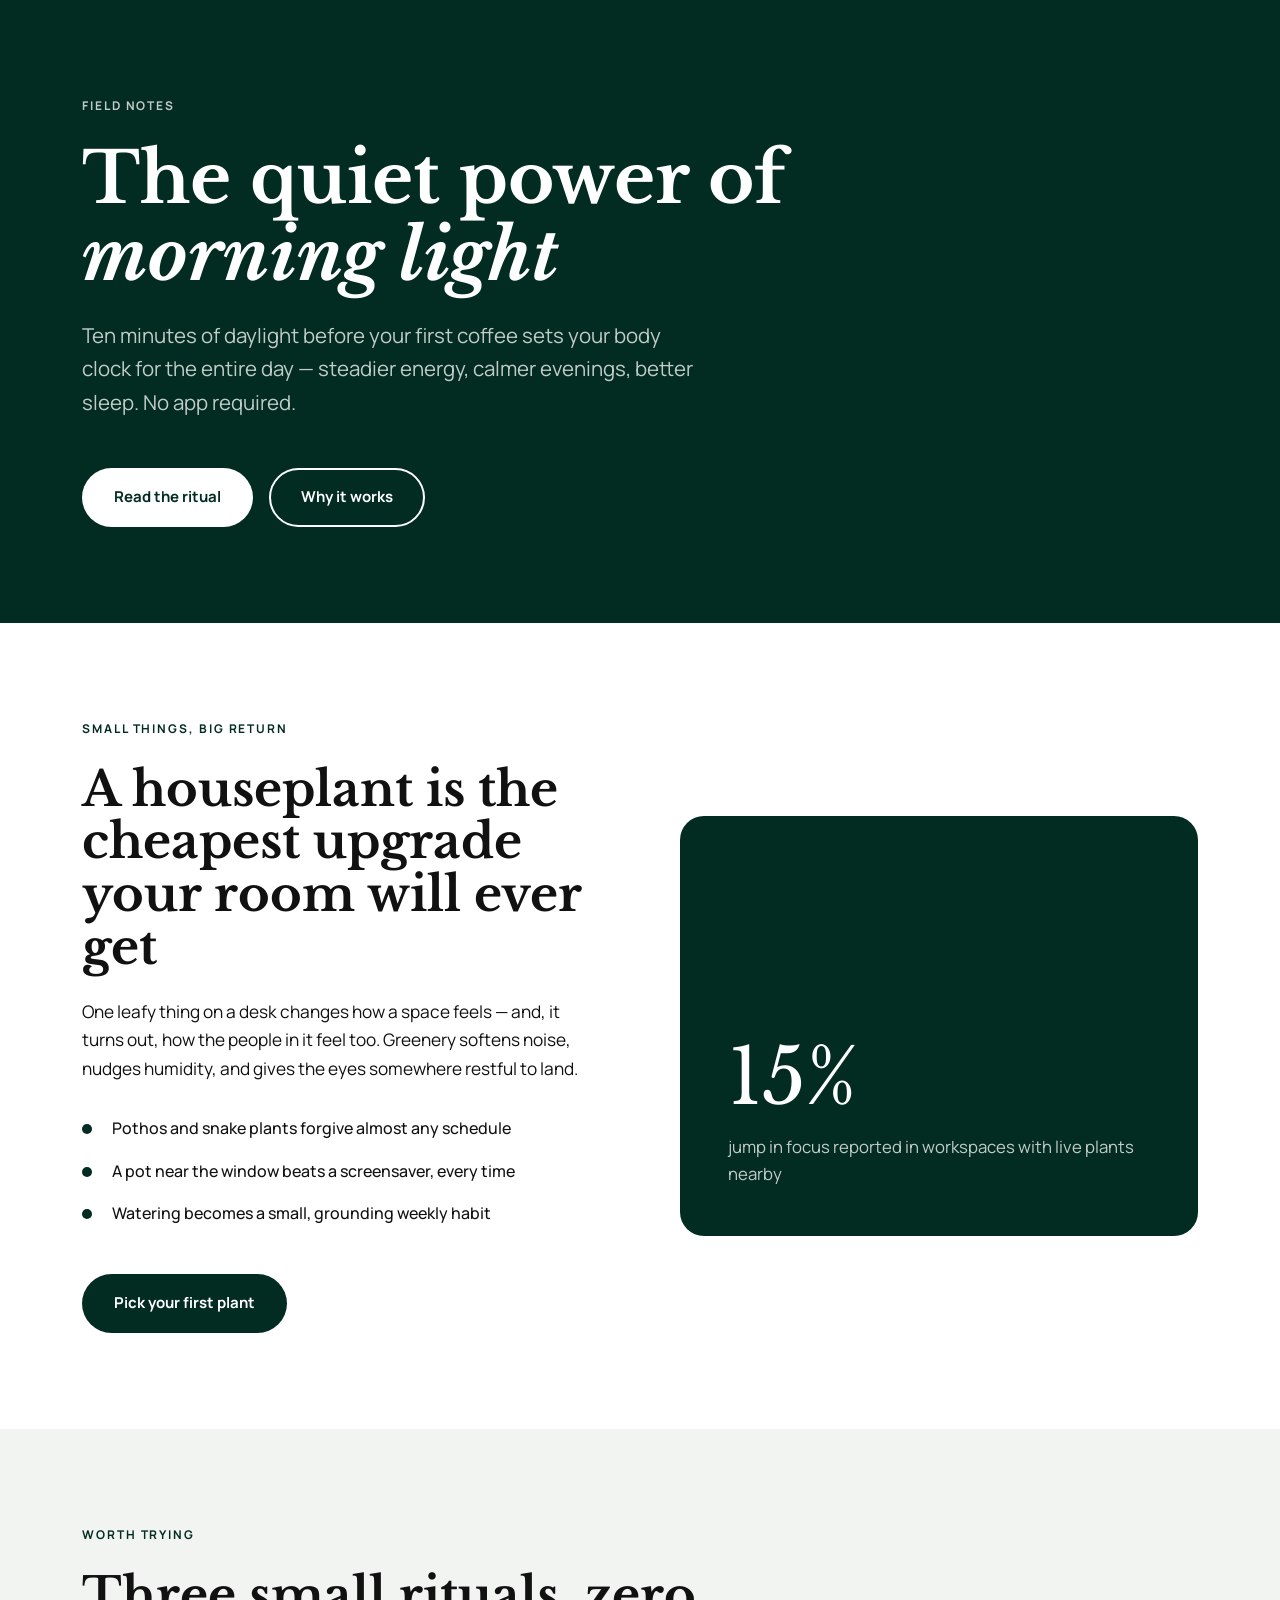
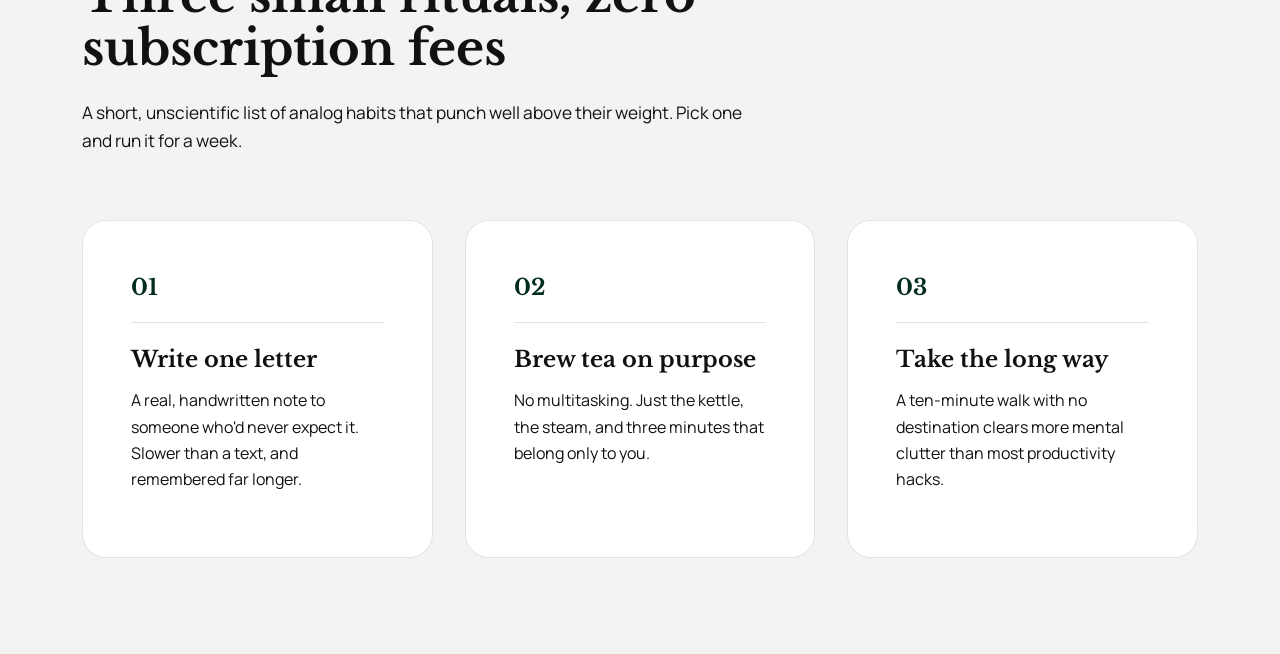
<file: test-page-preview.html>
<!doctype html>
<html lang="en">
<head>
<meta charset="utf-8">
<meta name="viewport" content="width=device-width, initial-scale=1">
<title>/test — preview</title>
<link rel="preconnect" href="https://fonts.googleapis.com">
<link rel="preconnect" href="https://fonts.gstatic.com" crossorigin>
<link href="https://fonts.googleapis.com/css2?family=Libre+Baskerville:ital,wght@0,400;0,700;1,400&family=Manrope:wght@400;500;600;700;800&display=swap" rel="stylesheet">
<style>
:root{
  /* Brand — restrained: black text, white text on dark, forest accent, two backgrounds */
  --ink:#111111;          /* text on light */
  --forest:#022C22;       /* accent + dark brand background */
  --forest-hover:#0a3a2f; /* subtle hover for green buttons */
  --bg:#FFFFFF;
  --bg-alt:#F2F4F2;
  --white:#FFFFFF;        /* text on dark */
  --line:#E2E4E2;         /* hairline dividers/borders */
  --muted-on-dark:#C2CCC7;/* secondary text on forest */

  --radius-md:14px;
  --radius-lg:24px;
  --radius-full:9999px;

  --space-4:16px; --space-6:24px; --space-8:32px;
  --space-12:48px; --space-16:64px; --space-20:80px; --space-24:96px;

  --font-head:"BakersvilleNova","Libre Baskerville",Georgia,serif;
  --font-body:"Manrope",system-ui,sans-serif;
}
*,*::before,*::after{box-sizing:border-box;}
body{margin:0;font-family:var(--font-body);color:var(--ink);background-color:var(--bg);line-height:1.65;-webkit-font-smoothing:antialiased;}
.container{max-width:1180px;margin-left:auto;margin-right:auto;padding-left:var(--space-8);padding-right:var(--space-8);}
.eyebrow{font-family:var(--font-body);font-size:12px;font-weight:700;letter-spacing:0.16em;text-transform:uppercase;color:var(--forest);margin:0 0 var(--space-6);}
.eyebrow--on-dark{color:var(--muted-on-dark);}
h1,h2,h3{font-family:var(--font-head);color:var(--ink);font-weight:700;line-height:1.1;margin:0;}

.button{display:inline-flex;align-items:center;gap:10px;font-family:var(--font-body);font-weight:700;font-size:15px;text-decoration:none;cursor:pointer;border-radius:var(--radius-full);padding:15px 30px;border:2px solid transparent;transition:transform .18s ease,box-shadow .18s ease,background-color .18s ease,color .18s ease;}
/* on light */
.button--primary{background-color:var(--forest);color:var(--white);}
.button--primary:hover{background-color:var(--forest-hover);transform:translateY(-2px);box-shadow:0 10px 24px rgba(2,44,34,.18);}
.button--outline{background-color:transparent;color:var(--ink);border-color:var(--ink);}
.button--outline:hover{background-color:var(--ink);color:var(--white);}
/* on dark (forest) */
.button--on-dark{background-color:var(--white);color:var(--forest);}
.button--on-dark:hover{transform:translateY(-2px);box-shadow:0 10px 24px rgba(0,0,0,.25);}
.button--on-dark-outline{background-color:transparent;color:var(--white);border-color:var(--white);}
.button--on-dark-outline:hover{background-color:var(--white);color:var(--forest);}

/* ── Section 1 — hero, forest brand background ───── */
.rituals-hero{background-color:var(--forest);color:var(--white);padding-top:var(--space-24);padding-bottom:var(--space-24);}
.rituals-hero__inner{max-width:780px;}
.rituals-hero__title{color:var(--white);font-size:clamp(2.6rem,5.5vw,4.4rem);margin-bottom:var(--space-6);}
.rituals-hero__title em{font-style:italic;}
.rituals-hero__lead{font-size:clamp(1.05rem,1.6vw,1.3rem);color:var(--muted-on-dark);max-width:620px;margin:0 0 var(--space-12);}
.rituals-hero__actions{display:flex;flex-wrap:wrap;gap:var(--space-4);}

/* ── Section 2 — feature, white ──────────────────── */
.rituals-feature{background-color:var(--bg);padding-top:var(--space-24);padding-bottom:var(--space-24);}
.rituals-feature__grid{display:grid;grid-template-columns:1fr 1fr;gap:var(--space-20);align-items:center;}
.rituals-feature__title{font-size:clamp(2rem,4vw,3rem);margin-bottom:var(--space-6);}
.rituals-feature__body{font-size:1.08rem;color:var(--ink);margin-bottom:var(--space-8);}
.rituals-feature__list{list-style:none;margin:0 0 var(--space-12);padding:0;display:grid;gap:var(--space-4);}
.rituals-feature__list li{position:relative;padding-left:30px;font-weight:500;color:var(--ink);}
.rituals-feature__list li::before{content:"";position:absolute;left:0;top:9px;width:10px;height:10px;border-radius:var(--radius-full);background-color:var(--forest);}
.rituals-feature__panel{background-color:var(--forest);border-radius:var(--radius-lg);min-height:420px;display:flex;flex-direction:column;justify-content:flex-end;padding:var(--space-12);color:var(--white);}
.rituals-feature__stat{font-family:var(--font-head);font-size:clamp(3rem,6vw,5rem);line-height:1;color:var(--white);}
.rituals-feature__stat-label{font-size:1.05rem;color:var(--muted-on-dark);margin-top:var(--space-4);}

/* ── Section 3 — cards, alt grey ─────────────────── */
.rituals-cards{background-color:var(--bg-alt);padding-top:var(--space-24);padding-bottom:var(--space-24);}
.rituals-cards__head{max-width:660px;margin-bottom:var(--space-16);}
.rituals-cards__title{font-size:clamp(2rem,4vw,3rem);margin-bottom:var(--space-6);}
.rituals-cards__intro{font-size:1.08rem;color:var(--ink);}
.rituals-cards__grid{display:grid;grid-template-columns:repeat(auto-fit,minmax(280px,1fr));gap:var(--space-8);}
.card{background-color:var(--bg);border:1px solid var(--line);border-radius:var(--radius-lg);padding:var(--space-12);transition:transform .2s ease,box-shadow .2s ease;}
.card:hover{transform:translateY(-4px);box-shadow:0 16px 40px rgba(2,44,34,.10);}
.card__num{font-family:var(--font-head);font-size:1.4rem;font-weight:700;color:var(--forest);display:block;margin-bottom:var(--space-6);padding-bottom:var(--space-4);border-bottom:1px solid var(--line);}
.card__title{font-size:1.4rem;margin-bottom:var(--space-4);}
.card__body{font-size:1rem;color:var(--ink);}

@media (max-width:991px){
  .rituals-feature__grid{grid-template-columns:1fr;gap:var(--space-12);}
  .rituals-feature__panel{min-height:300px;}
}
@media (max-width:767px){
  .container{padding-left:var(--space-6);padding-right:var(--space-6);}
  .rituals-hero{padding-top:var(--space-20);padding-bottom:var(--space-20);}
}
</style>
</head>
<body>

<section class="rituals-hero">
  <div class="container">
    <div class="rituals-hero__inner">
      <p class="eyebrow eyebrow--on-dark">Field notes</p>
      <h1 class="rituals-hero__title">The quiet power of <em>morning light</em></h1>
      <p class="rituals-hero__lead">Ten minutes of daylight before your first coffee sets your body clock for the entire day — steadier energy, calmer evenings, better sleep. No app required.</p>
      <div class="rituals-hero__actions">
        <a class="button button--on-dark" href="#">Read the ritual</a>
        <a class="button button--on-dark-outline" href="#">Why it works</a>
      </div>
    </div>
  </div>
</section>

<section class="rituals-feature">
  <div class="container">
    <div class="rituals-feature__grid">
      <div class="rituals-feature__col">
        <p class="eyebrow">Small things, big return</p>
        <h2 class="rituals-feature__title">A houseplant is the cheapest upgrade your room will ever get</h2>
        <p class="rituals-feature__body">One leafy thing on a desk changes how a space feels — and, it turns out, how the people in it feel too. Greenery softens noise, nudges humidity, and gives the eyes somewhere restful to land.</p>
        <ul class="rituals-feature__list">
          <li>Pothos and snake plants forgive almost any schedule</li>
          <li>A pot near the window beats a screensaver, every time</li>
          <li>Watering becomes a small, grounding weekly habit</li>
        </ul>
        <a class="button button--primary" href="#">Pick your first plant</a>
      </div>
      <div class="rituals-feature__panel">
        <span class="rituals-feature__stat">15%</span>
        <span class="rituals-feature__stat-label">jump in focus reported in workspaces with live plants nearby</span>
      </div>
    </div>
  </div>
</section>

<section class="rituals-cards">
  <div class="container">
    <div class="rituals-cards__head">
      <p class="eyebrow">Worth trying</p>
      <h2 class="rituals-cards__title">Three small rituals, zero subscription fees</h2>
      <p class="rituals-cards__intro">A short, unscientific list of analog habits that punch well above their weight. Pick one and run it for a week.</p>
    </div>
    <div class="rituals-cards__grid">
      <div class="card">
        <span class="card__num">01</span>
        <h3 class="card__title">Write one letter</h3>
        <p class="card__body">A real, handwritten note to someone who'd never expect it. Slower than a text, and remembered far longer.</p>
      </div>
      <div class="card">
        <span class="card__num">02</span>
        <h3 class="card__title">Brew tea on purpose</h3>
        <p class="card__body">No multitasking. Just the kettle, the steam, and three minutes that belong only to you.</p>
      </div>
      <div class="card">
        <span class="card__num">03</span>
        <h3 class="card__title">Take the long way</h3>
        <p class="card__body">A ten-minute walk with no destination clears more mental clutter than most productivity hacks.</p>
      </div>
    </div>
  </div>
</section>

</body>
</html>
</file>
<file: bricks-home.css>
/* ══════════════════════════════════════════
   Salt Development — Home Page
   Bricks Builder CSS — with native dark mode
   Paste into Bricks > Global CSS
   ══════════════════════════════════════════ */

/* ── Raw palette + structural tokens ──────────────────────────
   These are fixed and never change between modes.
   Intentional dark sections (hero, cta-mid, cta-bottom) use
   these directly so they stay black in both light and dark mode.
   ─────────────────────────────────────────────────────────── */
:root {
  --black:  #111111;
  --white:  #FFFFFF;
  --g25:    #FAFAFA;
  --g50:    #F8F8F8;
  --g100:   #F0F0F0;
  --g200:   #E0E0E0;
  --g300:   #CCCCCC;
  --g400:   #AAAAAA;
  --g500:   #888888;
  --g600:   #666666;
  --g700:   #444444;
  --g800:   #2A2A2A;
  --g900:   #1A1A1A;

  --radius-sm:   6px;
  --radius-md:   12px;
  --radius-lg:   20px;
  --radius-xl:   32px;
  --radius-full: 9999px;

  --space-1:  4px;
  --space-2:  8px;
  --space-3:  12px;
  --space-4:  16px;
  --space-5:  20px;
  --space-6:  24px;
  --space-8:  32px;
  --space-10: 40px;
  --space-12: 48px;
  --space-16: 64px;
  --space-20: 80px;
  --space-24: 96px;

  /* ── Semantic color tokens — LIGHT MODE defaults ────────────
     Only these flip in dark mode. Every component rule below
     references these, never a raw palette token directly.
     ─────────────────────────────────────────────────────────── */

  /* Backgrounds */
  --bg-base:    var(--white);   /* main section bg          */
  --bg-subtle:  var(--g50);    /* alternate section bg     */
  --bg-card:    var(--white);   /* cards, form inputs       */

  /* Foregrounds */
  --fg-primary: var(--black);   /* headings, strong text    */
  --fg-body:    var(--g700);   /* body paragraphs          */
  --fg-muted:   var(--g600);   /* supporting text          */
  --fg-faint:   var(--g500);   /* labels, captions, meta   */
  --fg-dim:     var(--g400);   /* indicators, placeholders */

  /* Borders */
  --bd-base:        var(--g200);  /* card borders, dividers   */
  --bd-subtle:      var(--g100);  /* inner / lighter dividers */
  --bd-interactive: var(--g300);  /* button outlines          */

  /* Shadows — adjusted per mode */
  --shadow-sm: 0 1px 3px rgba(0, 0, 0, 0.07);
  --shadow-md: 0 4px 16px rgba(0, 0, 0, 0.08);
  --shadow-lg: 0 8px 32px rgba(0, 0, 0, 0.10);
}

/* ── DARK MODE: system preference ─────────────────────────── */
@media (prefers-color-scheme: dark) {
  :root {
    --bg-base:    #1C1C1C;
    --bg-subtle:  #141414;
    --bg-card:    #252525;

    --fg-primary: var(--white);
    --fg-body:    var(--g300);
    --fg-muted:   var(--g400);
    --fg-faint:   var(--g500);
    --fg-dim:     #777777;

    --bd-base:        #2A2A2A;
    --bd-subtle:      #1E1E1E;
    --bd-interactive: #555555;

    --shadow-sm: 0 1px 3px  rgba(0, 0, 0, 0.35);
    --shadow-md: 0 4px 16px rgba(0, 0, 0, 0.45);
    --shadow-lg: 0 8px 32px rgba(0, 0, 0, 0.55);
  }
}

/* ── DARK MODE: Bricks manual toggle ─────────────────────────
   Bricks dark mode widget adds one of these classes to <html>.
   Duplicate the same overrides so manual toggle matches system.
   ─────────────────────────────────────────────────────────── */
html.dark-mode,
html.dark,
html[data-bricks-theme="dark"] {
  --bg-base:    #1C1C1C;
  --bg-subtle:  #141414;
  --bg-card:    #252525;

  --fg-primary: #FFFFFF;
  --fg-body:    #CCCCCC;
  --fg-muted:   #AAAAAA;
  --fg-faint:   #888888;
  --fg-dim:     #777777;

  --bd-base:        #2A2A2A;
  --bd-subtle:      #1E1E1E;
  --bd-interactive: #555555;

  --shadow-sm: 0 1px 3px  rgba(0, 0, 0, 0.35);
  --shadow-md: 0 4px 16px rgba(0, 0, 0, 0.45);
  --shadow-lg: 0 8px 32px rgba(0, 0, 0, 0.55);
}

/* ════════════════════════════════
   BASE
   ════════════════════════════════ */
*, *::before, *::after {
  box-sizing: border-box;
}

.container {
  max-width: 1200px;
  margin-left: auto;
  margin-right: auto;
  padding-left: var(--space-8);
  padding-right: var(--space-8);
}

.section-label {
  font-size: 11px;
  font-weight: 700;
  letter-spacing: 0.1em;
  text-transform: uppercase;
  color: var(--fg-faint);
  margin-bottom: var(--space-6);
}

.section-intro {
  font-size: 18px;
  font-weight: 400;
  color: var(--fg-body);
  line-height: 1.65;
  max-width: 680px;
  margin-bottom: var(--space-10);
}

/* ════════════════════════════════
   BUTTONS
   ════════════════════════════════ */
.button {
  display: inline-flex;
  align-items: center;
  justify-content: center;
  font-family: 'Inter', -apple-system, BlinkMacSystemFont, sans-serif;
  font-size: 14px;
  font-weight: 600;
  line-height: 1;
  text-decoration: none;
  cursor: pointer;
  border-radius: var(--radius-full);
  transition-property: opacity, background-color, border-color, transform;
  transition-duration: 200ms;
  transition-timing-function: ease;
  white-space: nowrap;
}

/* Primary — auto-inverts: black on light, white on dark */
.button--primary {
  background-color: var(--fg-primary);
  color: var(--bg-base);
  padding-top: 12px;
  padding-right: 24px;
  padding-bottom: 12px;
  padding-left: 24px;
  border-width: 0;
  border-style: solid;
  border-color: transparent;
}
.button--primary:hover {
  opacity: 0.8;
}

/* Secondary — outlined, adapts to mode */
.button--secondary {
  background-color: transparent;
  color: var(--fg-primary);
  padding-top: 11px;
  padding-right: 24px;
  padding-bottom: 11px;
  padding-left: 24px;
  border-width: 1.5px;
  border-style: solid;
  border-color: var(--bd-interactive);
}
.button--secondary:hover {
  border-color: var(--fg-primary);
}

/* Inverse primary — white bg for intentional dark sections */
.button--inverse-primary {
  background-color: var(--white);
  color: var(--black);
  padding-top: 12px;
  padding-right: 24px;
  padding-bottom: 12px;
  padding-left: 24px;
  border-width: 0;
  border-style: solid;
  border-color: transparent;
}
.button--inverse-primary:hover {
  opacity: 0.9;
}

/* Inverse secondary — ghost for intentional dark sections */
.button--inverse-secondary {
  background-color: transparent;
  color: var(--g400);
  padding-top: 11px;
  padding-right: 24px;
  padding-bottom: 11px;
  padding-left: 24px;
  border-width: 1.5px;
  border-style: solid;
  border-color: var(--g800);
}
.button--inverse-secondary:hover {
  border-color: var(--g600);
  color: var(--white);
}

/* ════════════════════════════════
   SECTION 1 — HERO
   Intentional dark: uses raw palette.
   ════════════════════════════════ */
.hero {
  background-color: var(--black);
  padding-top: var(--space-24);
  padding-bottom: var(--space-24);
  position: relative;
  overflow: hidden;
}

.hero__dot-grid {
  position: absolute;
  top: 0;
  right: 0;
  bottom: 0;
  left: 0;
  background-image: radial-gradient(circle, rgba(255, 255, 255, 0.08) 1px, transparent 1px);
  background-size: 28px 28px;
  pointer-events: none;
}

.hero__content {
  position: relative;
  z-index: 1;
  max-width: 760px;
}

.hero__eyebrow {
  font-size: 11px;
  font-weight: 700;
  letter-spacing: 0.1em;
  text-transform: uppercase;
  color: var(--g500);
  margin-bottom: var(--space-5);
}

.hero__headline {
  font-size: clamp(36px, 5vw, 64px);
  font-weight: 700;
  letter-spacing: -0.03em;
  line-height: 1.1;
  color: var(--white);
  margin-bottom: var(--space-6);
}

.hero__sub {
  font-size: 18px;
  font-weight: 400;
  line-height: 1.65;
  color: var(--g500);
  max-width: 600px;
  margin-bottom: var(--space-10);
}

.hero__actions {
  display: flex;
  flex-direction: row;
  align-items: center;
  gap: var(--space-3);
  flex-wrap: wrap;
}

/* ════════════════════════════════
   SECTION 2 — IDEAL CUSTOMERS
   ════════════════════════════════ */
.ideal {
  background-color: var(--bg-base);
  padding-top: var(--space-24);
  padding-bottom: var(--space-24);
}

.ideal__grid {
  display: grid;
  grid-template-columns: 1fr 1fr;
  gap: var(--space-16);
  align-items: start;
}

.ideal__text {
  font-size: 16px;
  font-weight: 400;
  line-height: 1.7;
  color: var(--fg-body);
  margin-bottom: var(--space-5);
}

.ideal__industries-label {
  font-size: 11px;
  font-weight: 700;
  letter-spacing: 0.1em;
  text-transform: uppercase;
  color: var(--fg-dim);
  margin-bottom: var(--space-4);
}

.ideal__industries {
  list-style-type: none;
  padding-left: 0;
  margin-bottom: var(--space-8);
}

.ideal__industry {
  font-size: 15px;
  font-weight: 500;
  color: var(--fg-primary);
  padding-top: var(--space-3);
  padding-bottom: var(--space-3);
  border-bottom-width: 1px;
  border-bottom-style: solid;
  border-bottom-color: var(--bd-subtle);
}

.ideal__disqualifier {
  font-size: 15px;
  font-weight: 600;
  line-height: 1.6;
  color: var(--fg-primary);
  padding-top: var(--space-5);
  border-top-width: 1.5px;
  border-top-style: solid;
  border-top-color: var(--bd-base);
}

/* ════════════════════════════════
   SECTION 3 — SERVICES
   ════════════════════════════════ */
.services {
  background-color: var(--bg-subtle);
  padding-top: var(--space-24);
  padding-bottom: var(--space-24);
}

.services__grid {
  display: grid;
  grid-template-columns: repeat(auto-fit, minmax(300px, 1fr));
  gap: var(--space-5);
}

.service-card {
  background-color: var(--bg-card);
  border-width: 1px;
  border-style: solid;
  border-color: var(--bd-base);
  border-radius: var(--radius-lg);
  padding-top: var(--space-8);
  padding-right: var(--space-8);
  padding-bottom: var(--space-8);
  padding-left: var(--space-8);
  box-shadow: var(--shadow-md);
  transition-property: box-shadow, transform;
  transition-duration: 200ms;
  transition-timing-function: ease;
}
.service-card:hover {
  box-shadow: var(--shadow-lg);
  transform: translateY(-2px);
}

.service-card__num {
  display: block;
  font-size: 11px;
  font-weight: 700;
  letter-spacing: 0.1em;
  text-transform: uppercase;
  color: var(--fg-dim);
  margin-bottom: var(--space-4);
}

.service-card__title {
  font-size: 24px;
  font-weight: 700;
  letter-spacing: -0.02em;
  line-height: 1.25;
  color: var(--fg-primary);
  margin-bottom: var(--space-4);
}

.service-card__body {
  font-size: 15px;
  font-weight: 400;
  line-height: 1.7;
  color: var(--fg-muted);
  margin-bottom: var(--space-6);
}

.service-card__price {
  font-size: 14px;
  font-weight: 600;
  color: var(--fg-primary);
  padding-top: var(--space-5);
  border-top-width: 1px;
  border-top-style: solid;
  border-top-color: var(--bd-base);
}

/* ════════════════════════════════
   SECTION 4 — PROCESS
   ════════════════════════════════ */
.process {
  background-color: var(--bg-base);
  padding-top: var(--space-24);
  padding-bottom: var(--space-24);
}

.process__grid {
  display: grid;
  grid-template-columns: repeat(auto-fit, minmax(240px, 1fr));
  gap: var(--space-5);
}

.process-step {
  padding-top: var(--space-6);
  border-top-width: 1.5px;
  border-top-style: solid;
  border-top-color: var(--bd-base);
}

.process-step__num {
  display: block;
  font-size: 11px;
  font-weight: 700;
  letter-spacing: 0.1em;
  text-transform: uppercase;
  color: var(--fg-dim);
  margin-bottom: var(--space-4);
}

.process-step__title {
  font-size: 20px;
  font-weight: 600;
  letter-spacing: -0.01em;
  line-height: 1.3;
  color: var(--fg-primary);
  margin-bottom: var(--space-3);
}

.process-step__body {
  font-size: 15px;
  font-weight: 400;
  line-height: 1.7;
  color: var(--fg-muted);
}

/* ════════════════════════════════
   SECTION 5 — OWNER QUOTE
   ════════════════════════════════ */
.quote-section {
  background-color: var(--bg-subtle);
  padding-top: var(--space-24);
  padding-bottom: var(--space-24);
}

.quote-block {
  max-width: 860px;
  margin-left: auto;
  margin-right: auto;
  padding-left: var(--space-10);
  border-left-width: 3px;
  border-left-style: solid;
  border-left-color: var(--bd-base);
}

.quote-block__text {
  font-size: clamp(22px, 3vw, 34px);
  font-weight: 300;
  letter-spacing: -0.02em;
  line-height: 1.45;
  color: var(--fg-primary);
  margin-bottom: var(--space-6);
}

.quote-block__attr {
  font-size: 14px;
  font-weight: 600;
  color: var(--fg-faint);
}

/* ════════════════════════════════
   SECTION 6 — PRICING
   ════════════════════════════════ */
.pricing {
  background-color: var(--bg-base);
  padding-top: var(--space-24);
  padding-bottom: var(--space-24);
}

.pricing__grid {
  display: grid;
  grid-template-columns: repeat(auto-fit, minmax(240px, 1fr));
  gap: var(--space-5);
  margin-bottom: var(--space-10);
}

.pricing-card {
  background-color: var(--bg-card);
  border-width: 1px;
  border-style: solid;
  border-color: var(--bd-base);
  border-radius: var(--radius-lg);
  padding-top: var(--space-8);
  padding-right: var(--space-8);
  padding-bottom: var(--space-8);
  padding-left: var(--space-8);
  box-shadow: var(--shadow-sm);
  display: flex;
  flex-direction: column;
  gap: var(--space-4);
  transition-property: box-shadow, transform;
  transition-duration: 200ms;
  transition-timing-function: ease;
}
.pricing-card:hover {
  box-shadow: var(--shadow-md);
  transform: translateY(-2px);
}

/* Featured card: border uses fg-primary so it's black in light, white in dark */
.pricing-card--featured {
  border-color: var(--fg-primary);
  box-shadow: var(--shadow-md);
}

.pricing-card__name {
  font-size: 16px;
  font-weight: 700;
  letter-spacing: -0.01em;
  color: var(--fg-primary);
}

.pricing-card__price {
  font-size: 32px;
  font-weight: 300;
  letter-spacing: -0.02em;
  line-height: 1;
  color: var(--fg-primary);
}

.pricing-card__period {
  font-size: 16px;
  font-weight: 400;
  color: var(--fg-faint);
}

.pricing-card__desc {
  font-size: 14px;
  font-weight: 400;
  line-height: 1.6;
  color: var(--fg-muted);
  flex-grow: 1;
  padding-bottom: var(--space-5);
  border-bottom-width: 1px;
  border-bottom-style: solid;
  border-bottom-color: var(--bd-subtle);
}

.pricing__closing {
  font-size: 15px;
  font-weight: 400;
  color: var(--fg-muted);
  line-height: 1.6;
}

.pricing__cta-link {
  color: var(--fg-primary);
  font-weight: 600;
  text-decoration: underline;
  text-underline-offset: 3px;
}
.pricing__cta-link:hover {
  opacity: 0.7;
}

/* ════════════════════════════════
   SECTION 7 — CONTACT
   ════════════════════════════════ */
.contact {
  background-color: var(--bg-subtle);
  padding-top: var(--space-24);
  padding-bottom: var(--space-24);
}

.contact__layout {
  display: grid;
  grid-template-columns: 1fr 1fr;
  gap: var(--space-16);
  align-items: start;
}

.contact__body {
  font-size: 16px;
  font-weight: 400;
  line-height: 1.7;
  color: var(--fg-body);
  margin-bottom: var(--space-6);
}

.contact__email {
  display: inline-block;
  font-size: 16px;
  font-weight: 600;
  color: var(--fg-primary);
  text-decoration: none;
  border-bottom-width: 1.5px;
  border-bottom-style: solid;
  border-bottom-color: var(--bd-interactive);
  padding-bottom: var(--space-1);
  transition-property: border-color;
  transition-duration: 200ms;
  transition-timing-function: ease;
}
.contact__email:hover {
  border-bottom-color: var(--fg-primary);
}

.contact__form {
  display: flex;
  flex-direction: column;
  gap: var(--space-5);
}

.form-field {
  display: flex;
  flex-direction: column;
  gap: var(--space-2);
}

.form-field__label {
  display: block;
  font-size: 12px;
  font-weight: 600;
  color: var(--fg-primary);
}

.form-field__input {
  font-family: 'Inter', -apple-system, BlinkMacSystemFont, sans-serif;
  font-size: 14px;
  font-weight: 400;
  color: var(--fg-primary);
  background-color: var(--bg-card);
  border-width: 1.5px;
  border-style: solid;
  border-color: var(--bd-base);
  border-radius: var(--radius-md);
  padding-top: 11px;
  padding-right: 14px;
  padding-bottom: 11px;
  padding-left: 14px;
  width: 100%;
  outline: none;
  transition-property: border-color;
  transition-duration: 200ms;
  transition-timing-function: ease;
}
.form-field__input:focus {
  border-color: var(--fg-primary);
}
.form-field__input::placeholder {
  color: var(--fg-dim);
}

.form-field__input--textarea {
  resize: vertical;
  min-height: 120px;
}

.form-submit {
  display: block;
  width: 100%;
  font-family: 'Inter', -apple-system, BlinkMacSystemFont, sans-serif;
  font-size: 14px;
  font-weight: 600;
  color: var(--bg-base);
  background-color: var(--fg-primary);
  border-width: 0;
  border-style: solid;
  border-color: transparent;
  border-radius: var(--radius-full);
  padding-top: 12px;
  padding-right: 24px;
  padding-bottom: 12px;
  padding-left: 24px;
  cursor: pointer;
  text-align: center;
  transition-property: opacity;
  transition-duration: 200ms;
  transition-timing-function: ease;
}
.form-submit:hover {
  opacity: 0.8;
}

/* ════════════════════════════════
   SECTION 8 — MID-PAGE CTA
   Intentional dark: uses raw palette.
   ════════════════════════════════ */
.cta-mid {
  background-color: var(--black);
  padding-top: var(--space-24);
  padding-bottom: var(--space-24);
  position: relative;
  overflow: hidden;
}

.cta-mid__dot-grid {
  position: absolute;
  top: 0;
  right: 0;
  bottom: 0;
  left: 0;
  background-image: radial-gradient(circle, rgba(255, 255, 255, 0.08) 1px, transparent 1px);
  background-size: 28px 28px;
  pointer-events: none;
}

.cta-mid__content {
  position: relative;
  z-index: 1;
  max-width: 700px;
  margin-left: auto;
  margin-right: auto;
  text-align: center;
  display: flex;
  flex-direction: column;
  align-items: center;
  gap: var(--space-6);
}

.cta-mid__heading {
  font-size: clamp(28px, 4vw, 48px);
  font-weight: 700;
  letter-spacing: -0.03em;
  line-height: 1.15;
  color: var(--white);
}

.cta-mid__sub {
  font-size: 17px;
  font-weight: 400;
  line-height: 1.65;
  color: var(--g500);
  max-width: 580px;
}

/* ════════════════════════════════
   SECTION 9 — QUESTIONS
   ════════════════════════════════ */
.questions {
  background-color: var(--bg-base);
  padding-top: var(--space-24);
  padding-bottom: var(--space-24);
}

.questions__list {
  display: flex;
  flex-direction: column;
}

.question-item {
  display: grid;
  grid-template-columns: 1fr 1fr;
  gap: var(--space-10);
  align-items: start;
  padding-top: var(--space-8);
  padding-bottom: var(--space-8);
  border-bottom-width: 1px;
  border-bottom-style: solid;
  border-bottom-color: var(--bd-base);
}

.question-item__q {
  font-size: 18px;
  font-weight: 600;
  letter-spacing: -0.01em;
  line-height: 1.35;
  color: var(--fg-primary);
}

.question-item__a {
  font-size: 15px;
  font-weight: 400;
  line-height: 1.7;
  color: var(--fg-muted);
}

/* ════════════════════════════════
   SECTION 10 — TESTIMONIALS
   ════════════════════════════════ */
.testimonials {
  background-color: var(--bg-subtle);
  padding-top: var(--space-24);
  padding-bottom: var(--space-24);
}

.testimonials__grid {
  display: grid;
  grid-template-columns: repeat(auto-fit, minmax(280px, 1fr));
  gap: var(--space-5);
}

.testimonial-card {
  background-color: var(--bg-card);
  border-width: 1px;
  border-style: solid;
  border-color: var(--bd-base);
  border-radius: var(--radius-lg);
  padding-top: var(--space-8);
  padding-right: var(--space-8);
  padding-bottom: var(--space-8);
  padding-left: var(--space-8);
  box-shadow: var(--shadow-md);
  display: flex;
  flex-direction: column;
}

.testimonial-card__mark {
  font-size: 52px;
  font-weight: 300;
  color: var(--fg-dim);
  line-height: 1;
  margin-bottom: var(--space-3);
}

.testimonial-card__quote {
  font-size: 15px;
  font-weight: 400;
  font-style: italic;
  line-height: 1.7;
  color: var(--fg-body);
  flex-grow: 1;
  margin-bottom: var(--space-6);
}

.testimonial-card__attr {
  display: flex;
  flex-direction: column;
  gap: var(--space-1);
  padding-top: var(--space-5);
  border-top-width: 1px;
  border-top-style: solid;
  border-top-color: var(--bd-subtle);
}

.testimonial-card__name {
  font-size: 13px;
  font-weight: 700;
  color: var(--fg-primary);
}

.testimonial-card__biz {
  font-size: 12px;
  font-weight: 400;
  color: var(--fg-faint);
}

/* ════════════════════════════════
   SECTION 11 — FAQ
   ════════════════════════════════ */
.faq {
  background-color: var(--bg-base);
  padding-top: var(--space-24);
  padding-bottom: var(--space-24);
}

.faq__list {
  display: flex;
  flex-direction: column;
  max-width: 840px;
}

.faq-item {
  border-bottom-width: 1px;
  border-bottom-style: solid;
  border-bottom-color: var(--bd-base);
}

.faq-details {
  border-top-width: 0;
  border-right-width: 0;
  border-bottom-width: 0;
  border-left-width: 0;
}

.faq-details__summary {
  display: flex;
  align-items: center;
  justify-content: space-between;
  gap: var(--space-6);
  padding-top: var(--space-6);
  padding-bottom: var(--space-6);
  cursor: pointer;
  list-style: none;
  user-select: none;
}
.faq-details__summary::-webkit-details-marker {
  display: none;
}

.faq-details__summary::after {
  content: '+';
  font-size: 22px;
  font-weight: 300;
  line-height: 1;
  color: var(--fg-dim);
  flex-shrink: 0;
  transition-property: color;
  transition-duration: 200ms;
  transition-timing-function: ease;
}
.faq-details[open] > .faq-details__summary::after {
  content: '\2212';
  color: var(--fg-primary);
}

.faq-details__q {
  font-size: 17px;
  font-weight: 600;
  letter-spacing: -0.01em;
  line-height: 1.4;
  color: var(--fg-primary);
}

.faq-details__body {
  padding-bottom: var(--space-6);
}

.faq-item__a {
  font-size: 15px;
  font-weight: 400;
  line-height: 1.7;
  color: var(--fg-muted);
}

/* ════════════════════════════════
   SECTION 12 — RESOURCES
   ════════════════════════════════ */
.resources {
  background-color: var(--bg-subtle);
  padding-top: var(--space-24);
  padding-bottom: var(--space-24);
}

.resources__grid {
  display: grid;
  grid-template-columns: repeat(auto-fit, minmax(280px, 1fr));
  gap: var(--space-5);
}

.resource-card {
  background-color: var(--bg-card);
  border-width: 1px;
  border-style: solid;
  border-color: var(--bd-base);
  border-radius: var(--radius-lg);
  padding-top: var(--space-8);
  padding-right: var(--space-8);
  padding-bottom: var(--space-8);
  padding-left: var(--space-8);
  box-shadow: var(--shadow-sm);
  display: flex;
  flex-direction: column;
  gap: var(--space-4);
  transition-property: box-shadow, transform;
  transition-duration: 200ms;
  transition-timing-function: ease;
}
.resource-card:hover {
  box-shadow: var(--shadow-md);
  transform: translateY(-2px);
}

.resource-card__title {
  font-size: 18px;
  font-weight: 700;
  letter-spacing: -0.01em;
  line-height: 1.3;
  color: var(--fg-primary);
}

.resource-card__desc {
  font-size: 14px;
  font-weight: 400;
  line-height: 1.65;
  color: var(--fg-muted);
  flex-grow: 1;
}

.resource-card__link {
  font-size: 13px;
  font-weight: 600;
  color: var(--fg-primary);
  text-decoration: none;
  transition-property: opacity;
  transition-duration: 200ms;
  transition-timing-function: ease;
}
.resource-card__link:hover {
  opacity: 0.6;
}

/* ════════════════════════════════
   SECTION 13 — BOTTOM CTA
   Intentional dark: uses raw palette.
   ════════════════════════════════ */
.cta-bottom {
  background-color: var(--black);
  padding-top: var(--space-24);
  padding-bottom: var(--space-24);
  position: relative;
  overflow: hidden;
}

.cta-bottom__dot-grid {
  position: absolute;
  top: 0;
  right: 0;
  bottom: 0;
  left: 0;
  background-image: radial-gradient(circle, rgba(255, 255, 255, 0.08) 1px, transparent 1px);
  background-size: 28px 28px;
  pointer-events: none;
}

.cta-bottom__content {
  position: relative;
  z-index: 1;
  max-width: 600px;
  margin-left: auto;
  margin-right: auto;
  text-align: center;
  display: flex;
  flex-direction: column;
  align-items: center;
  gap: var(--space-6);
}

.cta-bottom__heading {
  font-size: clamp(28px, 4vw, 52px);
  font-weight: 700;
  letter-spacing: -0.03em;
  line-height: 1.15;
  color: var(--white);
}

.cta-bottom__sub {
  font-size: 17px;
  font-weight: 400;
  line-height: 1.65;
  color: var(--g500);
}

.cta-bottom__subtext {
  font-size: 13px;
  font-weight: 400;
  color: var(--g600);
  margin-top: calc(var(--space-2) * -1);
}

/* ════════════════════════════════
   RESPONSIVE — Bricks breakpoints
   ════════════════════════════════ */

@media (max-width: 1024px) {
  .ideal__grid {
    grid-template-columns: 1fr;
    gap: var(--space-12);
  }
  .contact__layout {
    grid-template-columns: 1fr;
    gap: var(--space-12);
  }
}

@media (max-width: 991px) {
  .question-item {
    grid-template-columns: 1fr;
    gap: var(--space-4);
  }
}

@media (max-width: 767px) {
  .container {
    padding-left: var(--space-5);
    padding-right: var(--space-5);
  }
  .hero,
  .ideal,
  .services,
  .process,
  .quote-section,
  .pricing,
  .contact,
  .cta-mid,
  .questions,
  .testimonials,
  .faq,
  .resources,
  .cta-bottom {
    padding-top: var(--space-16);
    padding-bottom: var(--space-16);
  }
  .hero__actions {
    flex-direction: column;
    align-items: flex-start;
  }
  .pricing__grid {
    grid-template-columns: 1fr;
  }
  .quote-block {
    padding-left: var(--space-6);
  }
}

@media (max-width: 478px) {
  .services__grid,
  .process__grid,
  .testimonials__grid,
  .resources__grid {
    grid-template-columns: 1fr;
  }
  .question-item__q {
    font-size: 16px;
  }
}
</file>
